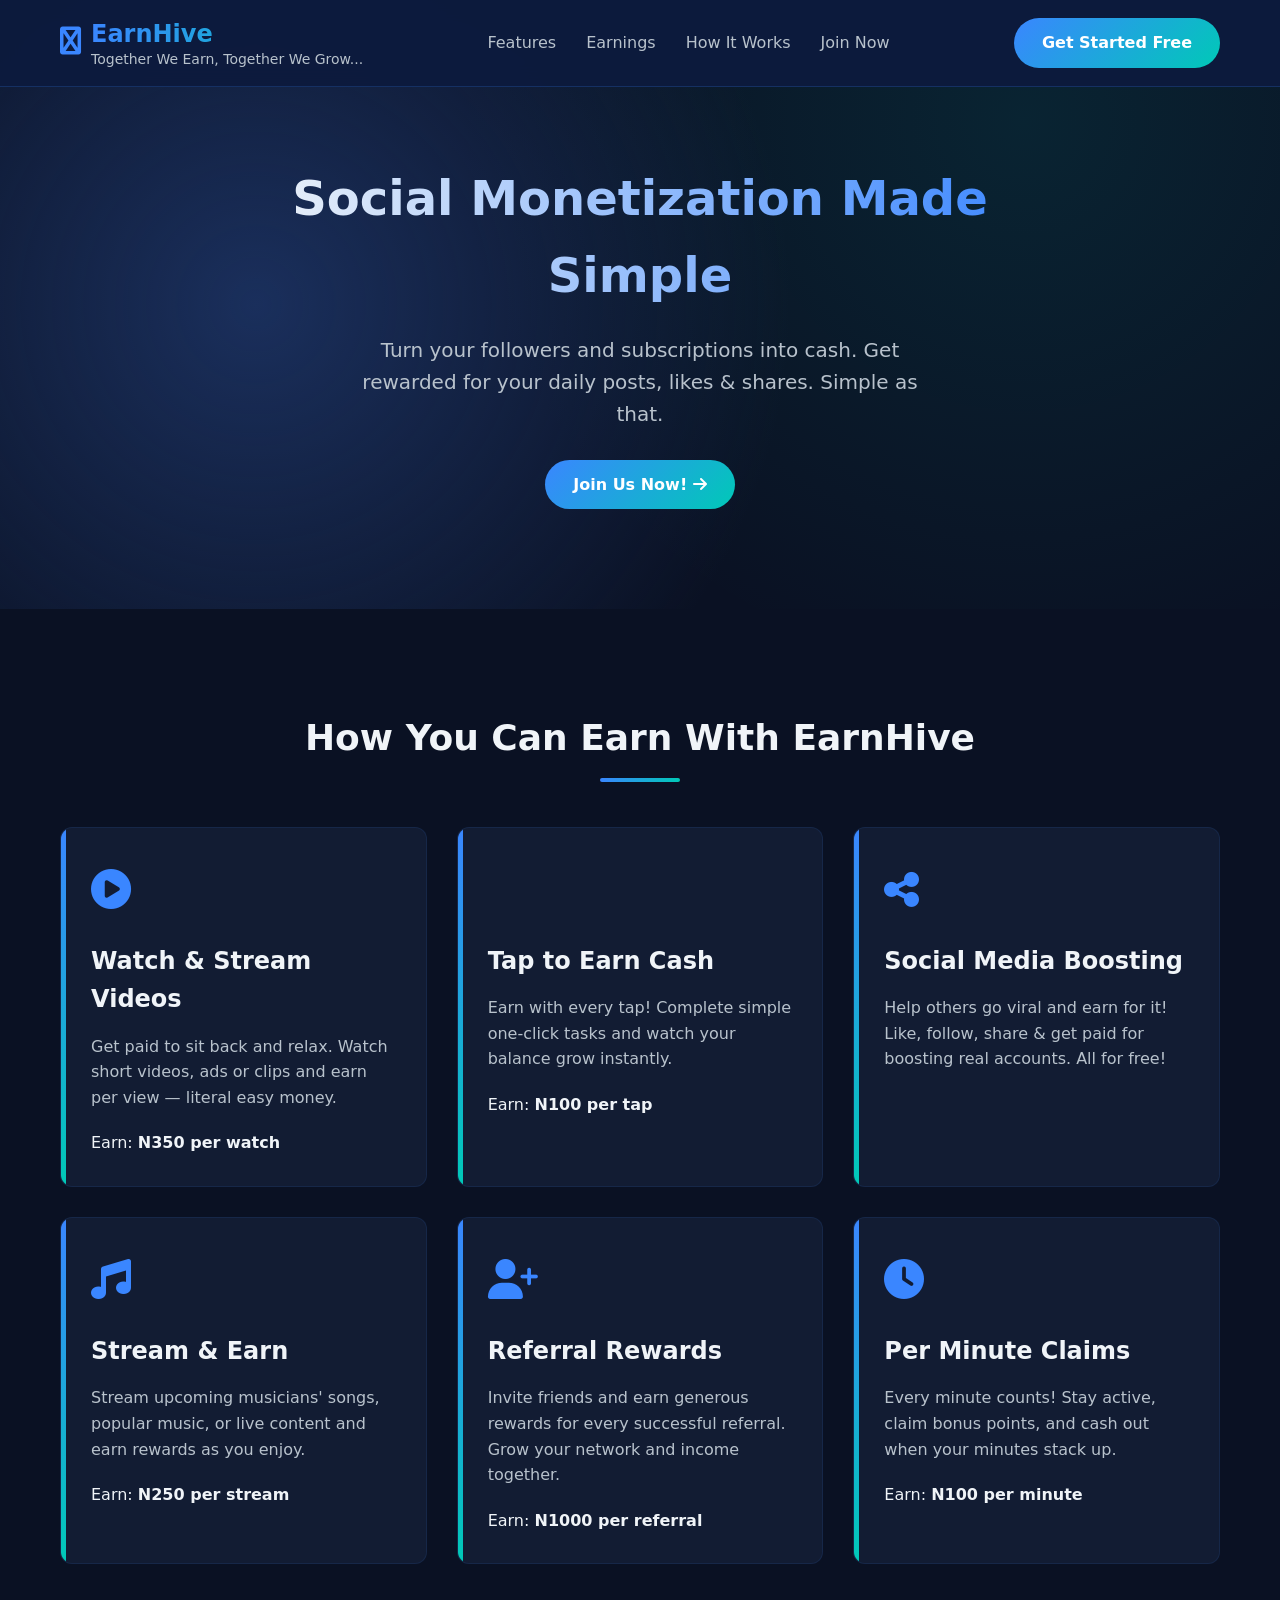
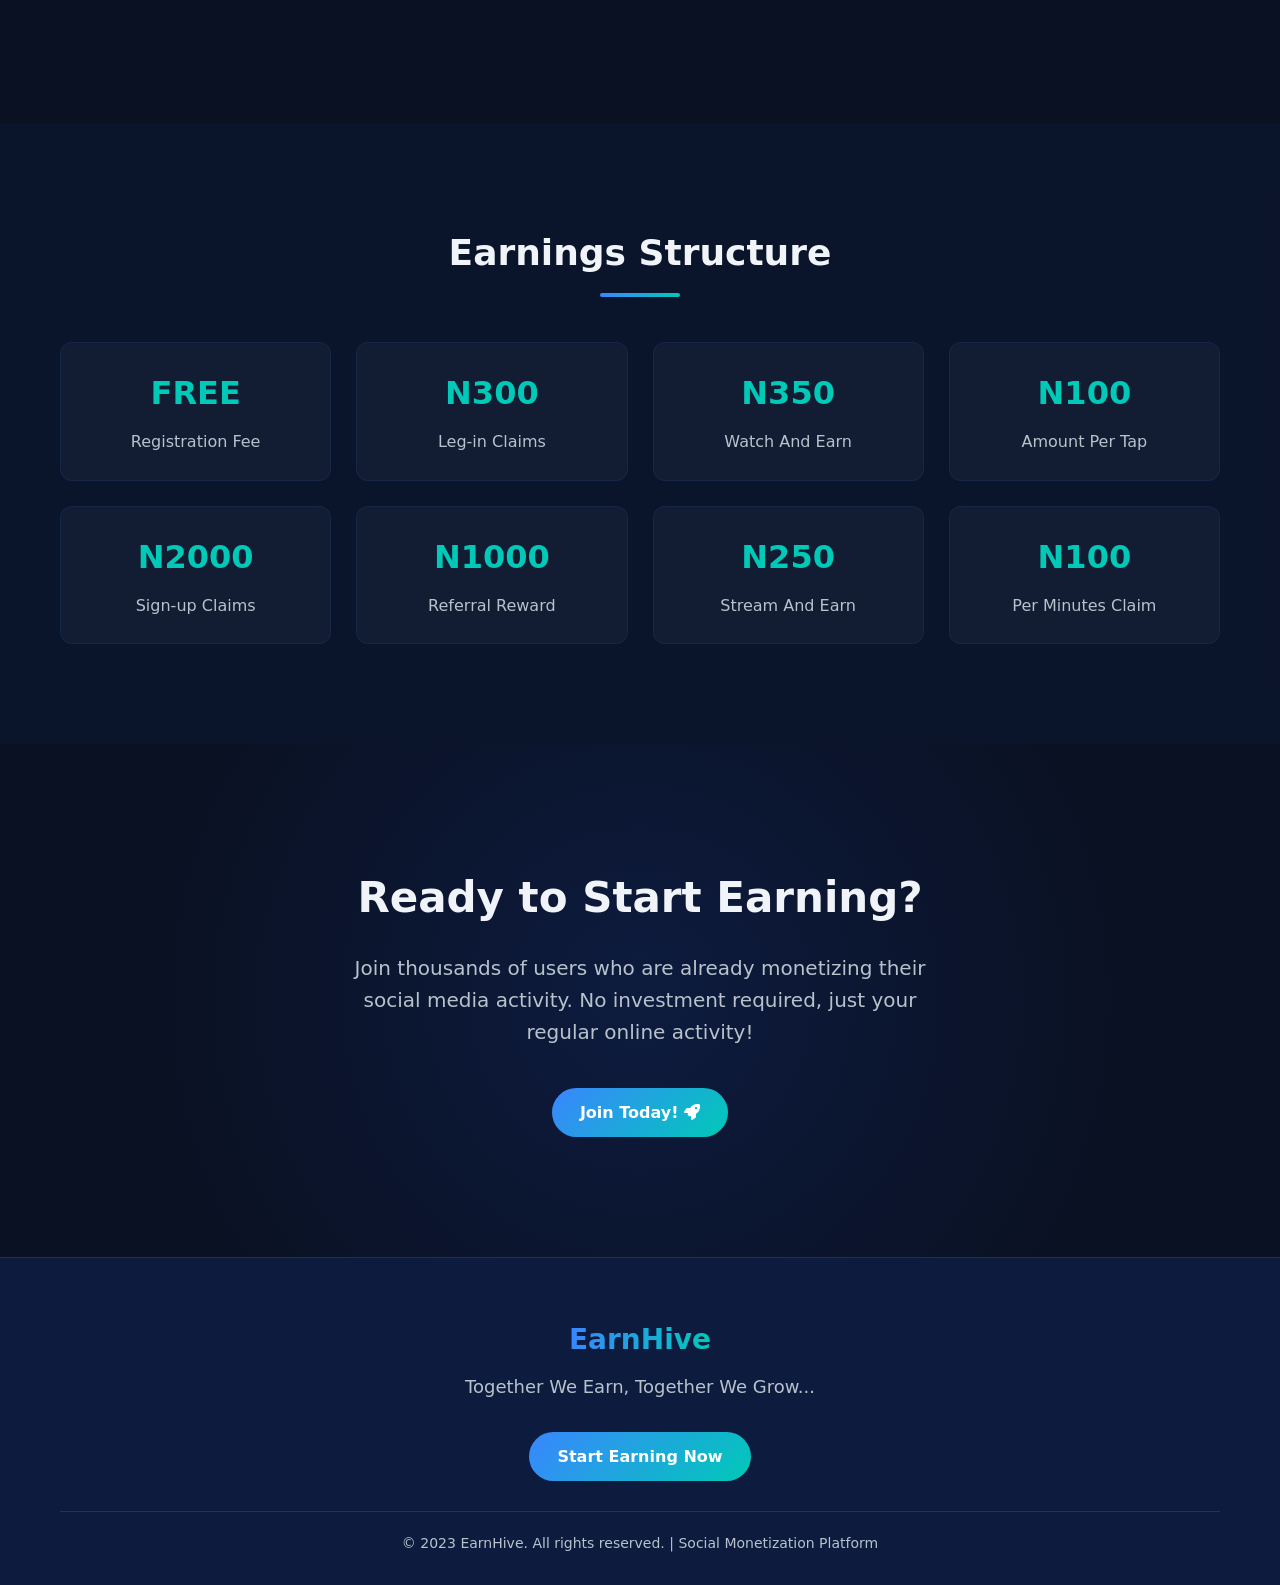
<file: Index.html>
<!DOCTYPE html>
<html lang="en">
<head>
    <meta charset="UTF-8">
    <meta name="viewport" content="width=device-width, initial-scale=1.0">
    <title>EarnHive - Together We Earn, Together We Grow</title>
    <link rel="stylesheet" href="https://cdnjs.cloudflare.com/ajax/libs/font-awesome/6.4.0/css/all.min.css">
    <style>
        :root {
            --primary: #0d1b3e;
            --primary-light: #1a2f5c;
            --secondary: #3a86ff;
            --accent: #00c9b7;
            --text: #f0f4f8;
            --text-light: #b8c2cc;
            --card-bg: #121c33;
            --dark-bg: #0a1123;
            --success: #4ade80;
            --border-radius: 12px;
            --transition: all 0.3s ease;
        }
        
        * {
            margin: 0;
            padding: 0;
            box-sizing: border-box;
            font-family: 'Segoe UI', system-ui, sans-serif;
        }
        
        body {
            background-color: var(--dark-bg);
            color: var(--text);
            line-height: 1.6;
            overflow-x: hidden;
        }
        
        .container {
            max-width: 1200px;
            margin: 0 auto;
            padding: 0 20px;
        }
        
        /* Header Styles */
        header {
            background-color: rgba(13, 27, 62, 0.95);
            backdrop-filter: blur(10px);
            position: fixed;
            width: 100%;
            top: 0;
            z-index: 1000;
            padding: 15px 0;
            border-bottom: 1px solid rgba(58, 134, 255, 0.2);
        }
        
        .header-content {
            display: flex;
            justify-content: space-between;
            align-items: center;
        }
        
        .logo {
            display: flex;
            align-items: center;
            gap: 10px;
        }
        
        .logo-icon {
            color: var(--secondary);
            font-size: 28px;
        }
        
        .logo-text {
            font-size: 24px;
            font-weight: 700;
            background: linear-gradient(to right, var(--secondary), var(--accent));
            -webkit-background-clip: text;
            -webkit-text-fill-color: transparent;
        }
        
        .tagline {
            font-size: 14px;
            color: var(--text-light);
            margin-top: -5px;
        }
        
        .nav-links {
            display: flex;
            gap: 30px;
        }
        
        .nav-link {
            color: var(--text-light);
            text-decoration: none;
            font-weight: 500;
            transition: var(--transition);
        }
        
        .nav-link:hover {
            color: var(--secondary);
        }
        
        .cta-button {
            background: linear-gradient(135deg, var(--secondary), var(--accent));
            color: white;
            border: none;
            padding: 12px 28px;
            border-radius: 50px;
            font-weight: 600;
            cursor: pointer;
            transition: var(--transition);
            text-decoration: none;
            display: inline-block;
        }
        
        .cta-button:hover {
            transform: translateY(-3px);
            box-shadow: 0 10px 20px rgba(58, 134, 255, 0.3);
        }
        
        /* Hero Section */
        .hero {
            padding: 160px 0 100px;
            background: radial-gradient(circle at 20% 50%, var(--primary-light) 0%, transparent 50%),
                        radial-gradient(circle at 80% 20%, rgba(0, 201, 183, 0.1) 0%, transparent 50%);
        }
        
        .hero-content {
            display: flex;
            flex-direction: column;
            align-items: center;
            text-align: center;
            max-width: 800px;
            margin: 0 auto;
        }
        
        .hero-title {
            font-size: 48px;
            margin-bottom: 20px;
            background: linear-gradient(to right, var(--text), var(--secondary));
            -webkit-background-clip: text;
            -webkit-text-fill-color: transparent;
        }
        
        .hero-subtitle {
            font-size: 20px;
            color: var(--text-light);
            margin-bottom: 30px;
            max-width: 600px;
        }
        
        /* Features Section */
        .section-title {
            text-align: center;
            font-size: 36px;
            margin-bottom: 60px;
            position: relative;
        }
        
        .section-title::after {
            content: '';
            position: absolute;
            width: 80px;
            height: 4px;
            background: linear-gradient(to right, var(--secondary), var(--accent));
            bottom: -15px;
            left: 50%;
            transform: translateX(-50%);
            border-radius: 2px;
        }
        
        .features {
            padding: 100px 0;
        }
        
        .features-grid {
            display: grid;
            grid-template-columns: repeat(auto-fill, minmax(350px, 1fr));
            gap: 30px;
            margin-bottom: 60px;
        }
        
        .feature-card {
            background-color: var(--card-bg);
            border-radius: var(--border-radius);
            padding: 30px;
            transition: var(--transition);
            border: 1px solid rgba(58, 134, 255, 0.1);
            position: relative;
            overflow: hidden;
        }
        
        .feature-card::before {
            content: '';
            position: absolute;
            top: 0;
            left: 0;
            width: 5px;
            height: 100%;
            background: linear-gradient(to bottom, var(--secondary), var(--accent));
        }
        
        .feature-card:hover {
            transform: translateY(-10px);
            border-color: rgba(58, 134, 255, 0.3);
            box-shadow: 0 15px 30px rgba(0, 0, 0, 0.2);
        }
        
        .feature-icon {
            font-size: 40px;
            margin-bottom: 20px;
            color: var(--secondary);
        }
        
        .feature-title {
            font-size: 24px;
            margin-bottom: 15px;
            color: var(--text);
        }
        
        .feature-desc {
            color: var(--text-light);
            margin-bottom: 20px;
        }
        
        /* Earnings Structure */
        .earnings {
            padding: 100px 0;
            background-color: rgba(13, 27, 62, 0.3);
        }
        
        .earnings-grid {
            display: grid;
            grid-template-columns: repeat(auto-fill, minmax(250px, 1fr));
            gap: 25px;
        }
        
        .earning-item {
            background-color: var(--card-bg);
            border-radius: var(--border-radius);
            padding: 25px;
            text-align: center;
            border: 1px solid rgba(58, 134, 255, 0.1);
            transition: var(--transition);
        }
        
        .earning-item:hover {
            transform: translateY(-5px);
            border-color: rgba(0, 201, 183, 0.3);
        }
        
        .earning-amount {
            font-size: 32px;
            font-weight: 700;
            color: var(--accent);
            margin-bottom: 10px;
        }
        
        .earning-label {
            font-size: 16px;
            color: var(--text-light);
        }
        
        /* CTA Section */
        .cta-section {
            padding: 120px 0;
            text-align: center;
            background: radial-gradient(circle at 50% 50%, var(--primary) 0%, transparent 70%);
        }
        
        .cta-title {
            font-size: 42px;
            margin-bottom: 20px;
        }
        
        .cta-subtitle {
            font-size: 20px;
            color: var(--text-light);
            margin-bottom: 40px;
            max-width: 600px;
            margin-left: auto;
            margin-right: auto;
        }
        
        /* Footer */
        footer {
            background-color: var(--primary);
            padding: 60px 0 30px;
            border-top: 1px solid rgba(58, 134, 255, 0.2);
        }
        
        .footer-content {
            display: flex;
            flex-direction: column;
            align-items: center;
            text-align: center;
        }
        
        .footer-logo {
            font-size: 28px;
            font-weight: 700;
            margin-bottom: 10px;
            background: linear-gradient(to right, var(--secondary), var(--accent));
            -webkit-background-clip: text;
            -webkit-text-fill-color: transparent;
        }
        
        .footer-tagline {
            font-size: 18px;
            color: var(--text-light);
            margin-bottom: 30px;
        }
        
        .copyright {
            color: var(--text-light);
            font-size: 14px;
            margin-top: 30px;
            padding-top: 20px;
            border-top: 1px solid rgba(255, 255, 255, 0.1);
            width: 100%;
        }
        
        /* Responsive Design */
        @media (max-width: 768px) {
            .header-content {
                flex-direction: column;
                gap: 15px;
            }
            
            .nav-links {
                gap: 15px;
                flex-wrap: wrap;
                justify-content: center;
            }
            
            .hero-title {
                font-size: 36px;
            }
            
            .hero-subtitle {
                font-size: 18px;
            }
            
            .features-grid {
                grid-template-columns: 1fr;
            }
            
            .section-title {
                font-size: 30px;
            }
        }
        
        /* Animation */
        @keyframes float {
            0%, 100% { transform: translateY(0); }
            50% { transform: translateY(-10px); }
        }
        
        .floating {
            animation: float 5s ease-in-out infinite;
        }
    </style>
</head>
<body>
    <!-- Header -->
    <header>
        <div class="container">
            <div class="header-content">
                <div class="logo">
                    <div class="logo-icon">
                        <i class="fas fa-hive"></i>
                    </div>
                    <div>
                        <div class="logo-text">EarnHive</div>
                        <div class="tagline">Together We Earn, Together We Grow...</div>
                    </div>
                </div>
                
                <div class="nav-links">
                    <a href="#features" class="nav-link">Features</a>
                    <a href="#earnings" class="nav-link">Earnings</a>
                    <a href="#how-it-works" class="nav-link">How It Works</a>
                    <a href="#join" class="nav-link">Join Now</a>
                </div>
                
                <a href="#join" class="cta-button">Get Started Free</a>
            </div>
        </div>
    </header>

    <!-- Hero Section -->
    <section class="hero">
        <div class="container">
            <div class="hero-content floating">
                <h1 class="hero-title">Social Monetization Made Simple</h1>
                <p class="hero-subtitle">Turn your followers and subscriptions into cash. Get rewarded for your daily posts, likes & shares. Simple as that.</p>
                <a href="#join" class="cta-button">Join Us Now! <i class="fas fa-arrow-right"></i></a>
            </div>
        </div>
    </section>

    <!-- Features Section -->
    <section class="features" id="features">
        <div class="container">
            <h2 class="section-title">How You Can Earn With EarnHive</h2>
            
            <div class="features-grid">
                <div class="feature-card">
                    <div class="feature-icon">
                        <i class="fas fa-play-circle"></i>
                    </div>
                    <h3 class="feature-title">Watch & Stream Videos</h3>
                    <p class="feature-desc">Get paid to sit back and relax. Watch short videos, ads or clips and earn per view — literal easy money.</p>
                    <div class="earning-highlight">Earn: <strong>N350 per watch</strong></div>
                </div>
                
                <div class="feature-card">
                    <div class="feature-icon">
                        <i class="fas fa-tap"></i>
                    </div>
                    <h3 class="feature-title">Tap to Earn Cash</h3>
                    <p class="feature-desc">Earn with every tap! Complete simple one-click tasks and watch your balance grow instantly.</p>
                    <div class="earning-highlight">Earn: <strong>N100 per tap</strong></div>
                </div>
                
                <div class="feature-card">
                    <div class="feature-icon">
                        <i class="fas fa-share-alt"></i>
                    </div>
                    <h3 class="feature-title">Social Media Boosting</h3>
                    <p class="feature-desc">Help others go viral and earn for it! Like, follow, share & get paid for boosting real accounts. All for free!</p>
                </div>
                
                <div class="feature-card">
                    <div class="feature-icon">
                        <i class="fas fa-music"></i>
                    </div>
                    <h3 class="feature-title">Stream & Earn</h3>
                    <p class="feature-desc">Stream upcoming musicians' songs, popular music, or live content and earn rewards as you enjoy.</p>
                    <div class="earning-highlight">Earn: <strong>N250 per stream</strong></div>
                </div>
                
                <div class="feature-card">
                    <div class="feature-icon">
                        <i class="fas fa-user-plus"></i>
                    </div>
                    <h3 class="feature-title">Referral Rewards</h3>
                    <p class="feature-desc">Invite friends and earn generous rewards for every successful referral. Grow your network and income together.</p>
                    <div class="earning-highlight">Earn: <strong>N1000 per referral</strong></div>
                </div>
                
                <div class="feature-card">
                    <div class="feature-icon">
                        <i class="fas fa-clock"></i>
                    </div>
                    <h3 class="feature-title">Per Minute Claims</h3>
                    <p class="feature-desc">Every minute counts! Stay active, claim bonus points, and cash out when your minutes stack up.</p>
                    <div class="earning-highlight">Earn: <strong>N100 per minute</strong></div>
                </div>
            </div>
        </div>
    </section>

    <!-- Earnings Structure -->
    <section class="earnings" id="earnings">
        <div class="container">
            <h2 class="section-title">Earnings Structure</h2>
            <div class="earnings-grid">
                <div class="earning-item">
                    <div class="earning-amount">FREE</div>
                    <div class="earning-label">Registration Fee</div>
                </div>
                
                <div class="earning-item">
                    <div class="earning-amount">N300</div>
                    <div class="earning-label">Leg-in Claims</div>
                </div>
                
                <div class="earning-item">
                    <div class="earning-amount">N350</div>
                    <div class="earning-label">Watch And Earn</div>
                </div>
                
                <div class="earning-item">
                    <div class="earning-amount">N100</div>
                    <div class="earning-label">Amount Per Tap</div>
                </div>
                
                <div class="earning-item">
                    <div class="earning-amount">N2000</div>
                    <div class="earning-label">Sign-up Claims</div>
                </div>
                
                <div class="earning-item">
                    <div class="earning-amount">N1000</div>
                    <div class="earning-label">Referral Reward</div>
                </div>
                
                <div class="earning-item">
                    <div class="earning-amount">N250</div>
                    <div class="earning-label">Stream And Earn</div>
                </div>
                
                <div class="earning-item">
                    <div class="earning-amount">N100</div>
                    <div class="earning-label">Per Minutes Claim</div>
                </div>
            </div>
        </div>
    </section>

    <!-- CTA Section -->
    <section class="cta-section" id="join">
        <div class="container">
            <h2 class="cta-title">Ready to Start Earning?</h2>
            <p class="cta-subtitle">Join thousands of users who are already monetizing their social media activity. No investment required, just your regular online activity!</p>
            <a href="#" class="cta-button">Join Today! <i class="fas fa-rocket"></i></a>
        </div>
    </section>

    <!-- Footer -->
    <footer>
        <div class="container">
            <div class="footer-content">
                <div class="footer-logo">EarnHive</div>
                <div class="footer-tagline">Together We Earn, Together We Grow...</div>
                <a href="#" class="cta-button">Start Earning Now</a>
                <div class="copyright">
                    &copy; 2023 EarnHive. All rights reserved. | Social Monetization Platform
                </div>
            </div>
        </div>
    </footer>

    <script>
        // Smooth scrolling for anchor links
        document.querySelectorAll('a[href^="#"]').forEach(anchor => {
            anchor.addEventListener('click', function (e) {
                e.preventDefault();
                
                const targetId = this.getAttribute('href');
                if(targetId === '#') return;
                
                const targetElement = document.querySelector(targetId);
                if(targetElement) {
                    window.scrollTo({
                        top: targetElement.offsetTop - 80,
                        behavior: 'smooth'
                    });
                }
            });
        });
        
        // Header scroll effect
        window.addEventListener('scroll', function() {
            const header = document.querySelector('header');
            if (window.scrollY > 100) {
                header.style.backgroundColor = 'rgba(13, 27, 62, 0.98)';
                header.style.boxShadow = '0 5px 20px rgba(0, 0, 0, 0.1)';
            } else {
                header.style.backgroundColor = 'rgba(13, 27, 62, 0.95)';
                header.style.boxShadow = 'none';
            }
        });
        
        // Add hover effects to earning items
        document.querySelectorAll('.earning-item').forEach(item => {
            item.addEventListener('mouseenter', function() {
                const amount = this.querySelector('.earning-amount');
                amount.style.transform = 'scale(1.1)';
                amount.style.transition = 'transform 0.3s ease';
            });
            
            item.addEventListener('mouseleave', function() {
                const amount = this.querySelector('.earning-amount');
                amount.style.transform = 'scale(1)';
            });
        });
    </script>
</body>
</html>
</file>
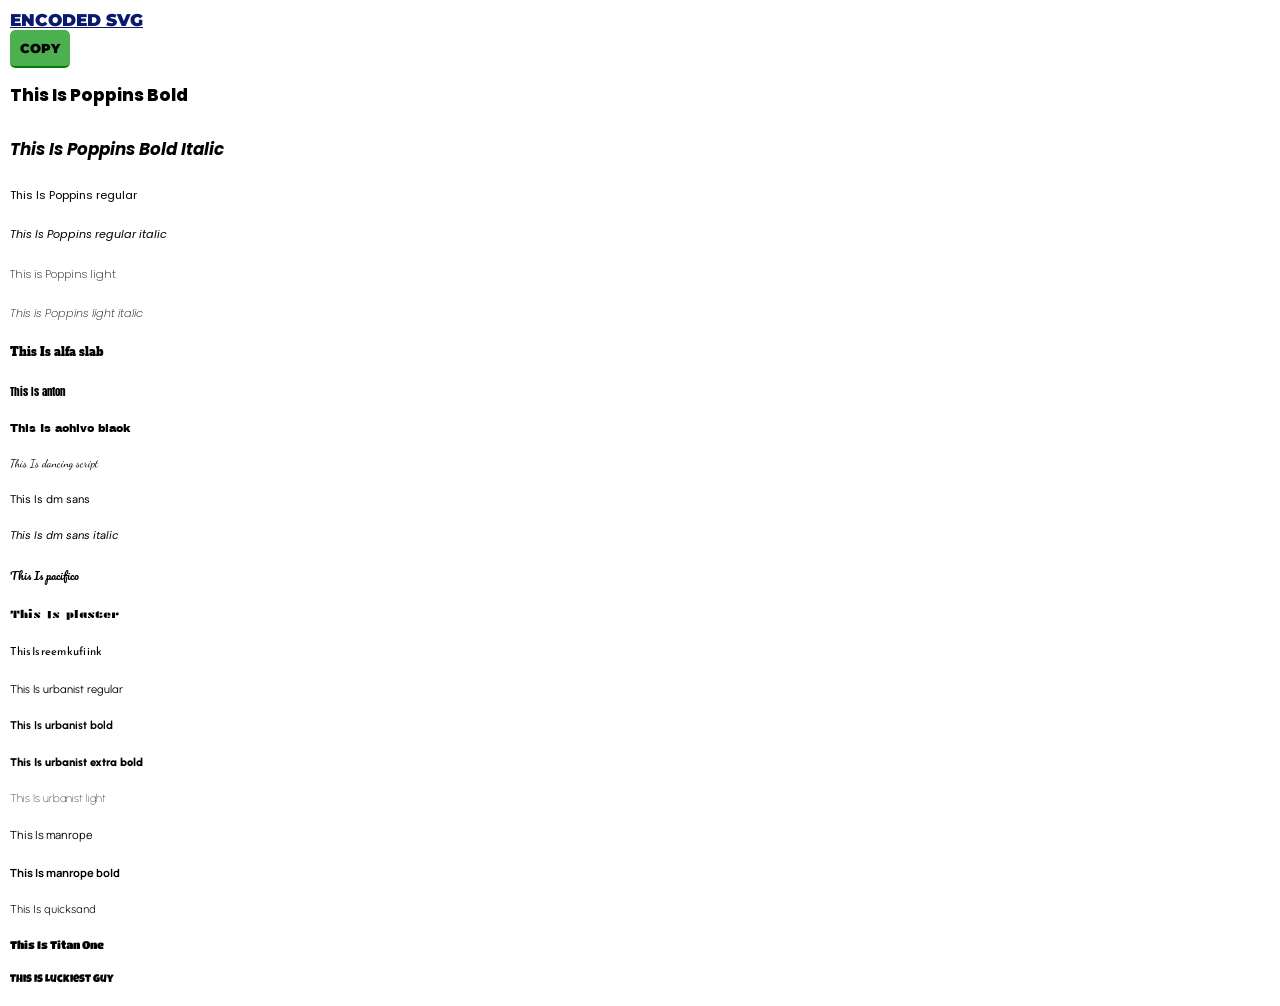
<file: public/vitecss/index.html>
<!DOCTYPE html>
<html lang="en">
<head>
    <meta charset="UTF-8">
    <meta name="viewport" content="width=device-width, initial-scale=1.0">
    
    <title>Document</title>
<link rel="stylesheet" href="css/app.css?v=100.0" class="css">
<link rel="stylesheet" href="fonts/fonts.css?v=100.0" class="font">
<style>
body{
	color:black;
	background:white;
}
</style>
</head>
<body class="p-10 ">
  <div class="column overflow-hidden">
    <strong class="desc u c-primary">ENCODED SVG</strong>
    <span class="encoded-svg"></span>
    <button class="btn-green-3d copy-encoded-svg">COPY</button>
  </div>
    <h2 style="font-family: poppins;">This Is Poppins Bold</h2>
     <h2 style="font-family: poppins;font-style:italic;">This Is Poppins Bold Italic</h2>
     <p style="font-family: poppins;">This Is Poppins regular</p>
     <p style="font-family: poppins;font-style:italic;">This Is Poppins regular italic</p>
     <p class="text-light" style="font-family:poppins">This is Poppins light</p>
     <p class="text-light" style="font-family:poppins;font-style:italic">This is Poppins light italic</p>
      <p style="font-family:alfa slab;">This Is alfa slab</p>
      <p style="font-family:anton">This Is anton</p>
      <p style="font-family:achivo black;">This Is achivo black</p>
      <p style="font-family:dancing script;">This Is dancing script</p>
      <p style="font-family:dm sans;">This Is dm sans</p>
        <p style="font-family:dm sans;font-style: italic;">This Is dm sans italic</p>
          <p style="font-family:pacifico;">This Is pacifico</p>
          <p style="font-family:plaster;">This Is plaster</p>
          <p style="font-family:reem kufi ink;">This Is reem kufi ink</p>
		    <p style="font-family:urbanist;">This Is urbanist regular</p>
			 <p style="font-family:urbanist;font-weight:700">This Is urbanist bold</p>
			  <p style="font-family:urbanist;font-weight:900">This Is urbanist extra bold</p>
			   <p style="font-family:urbanist;font-weight:100">This Is urbanist light</p>
			    <p style="font-family:manrope;">This Is manrope</p>
				 <p style="font-family:manrope;font-weight:700;">This Is manrope bold</p>
				  <p style="font-family:quicksand;">This Is quicksand</p>
            <p style="font-family:titan one;">This Is Titan One</p>
              <p style="font-family:luckiest guy;">This Is Luckiest guy</p>
          <script src="js/app.js?v=100.1"></script>
        
</body>
</html>
</file>
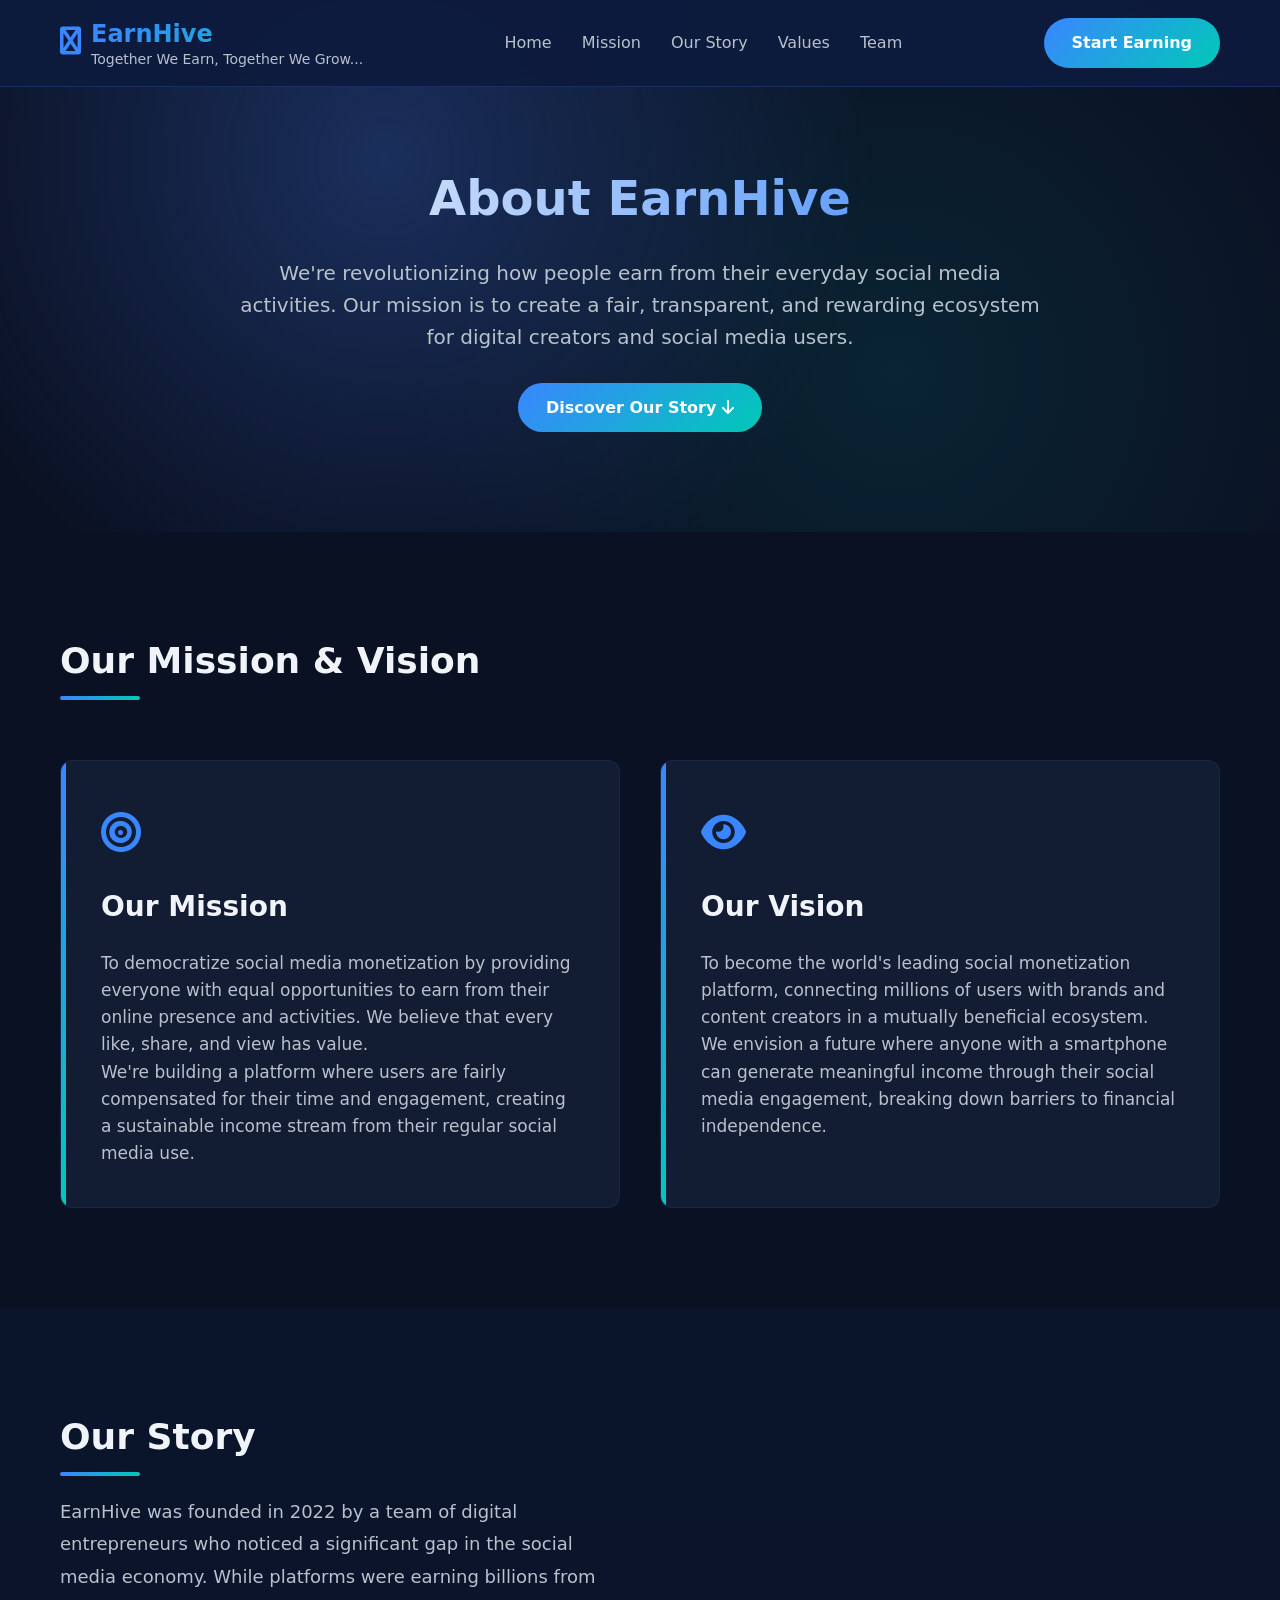
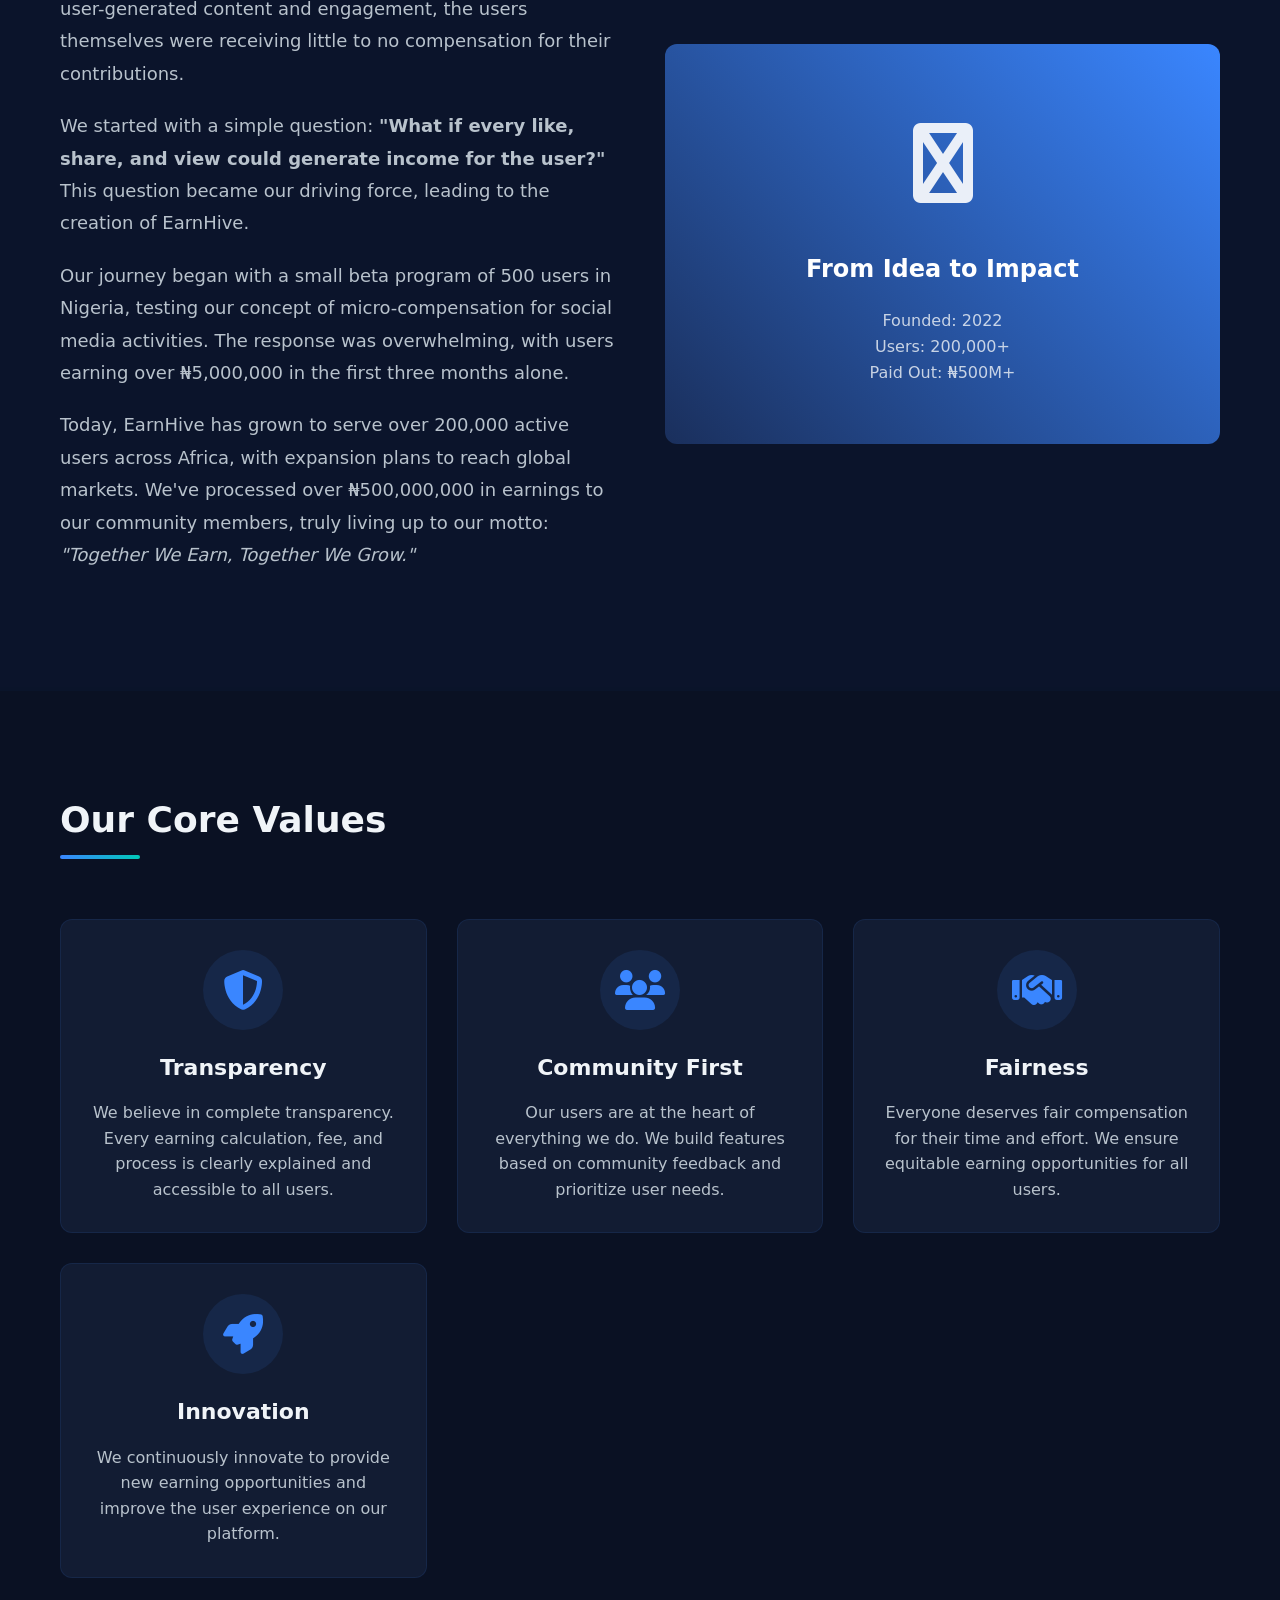
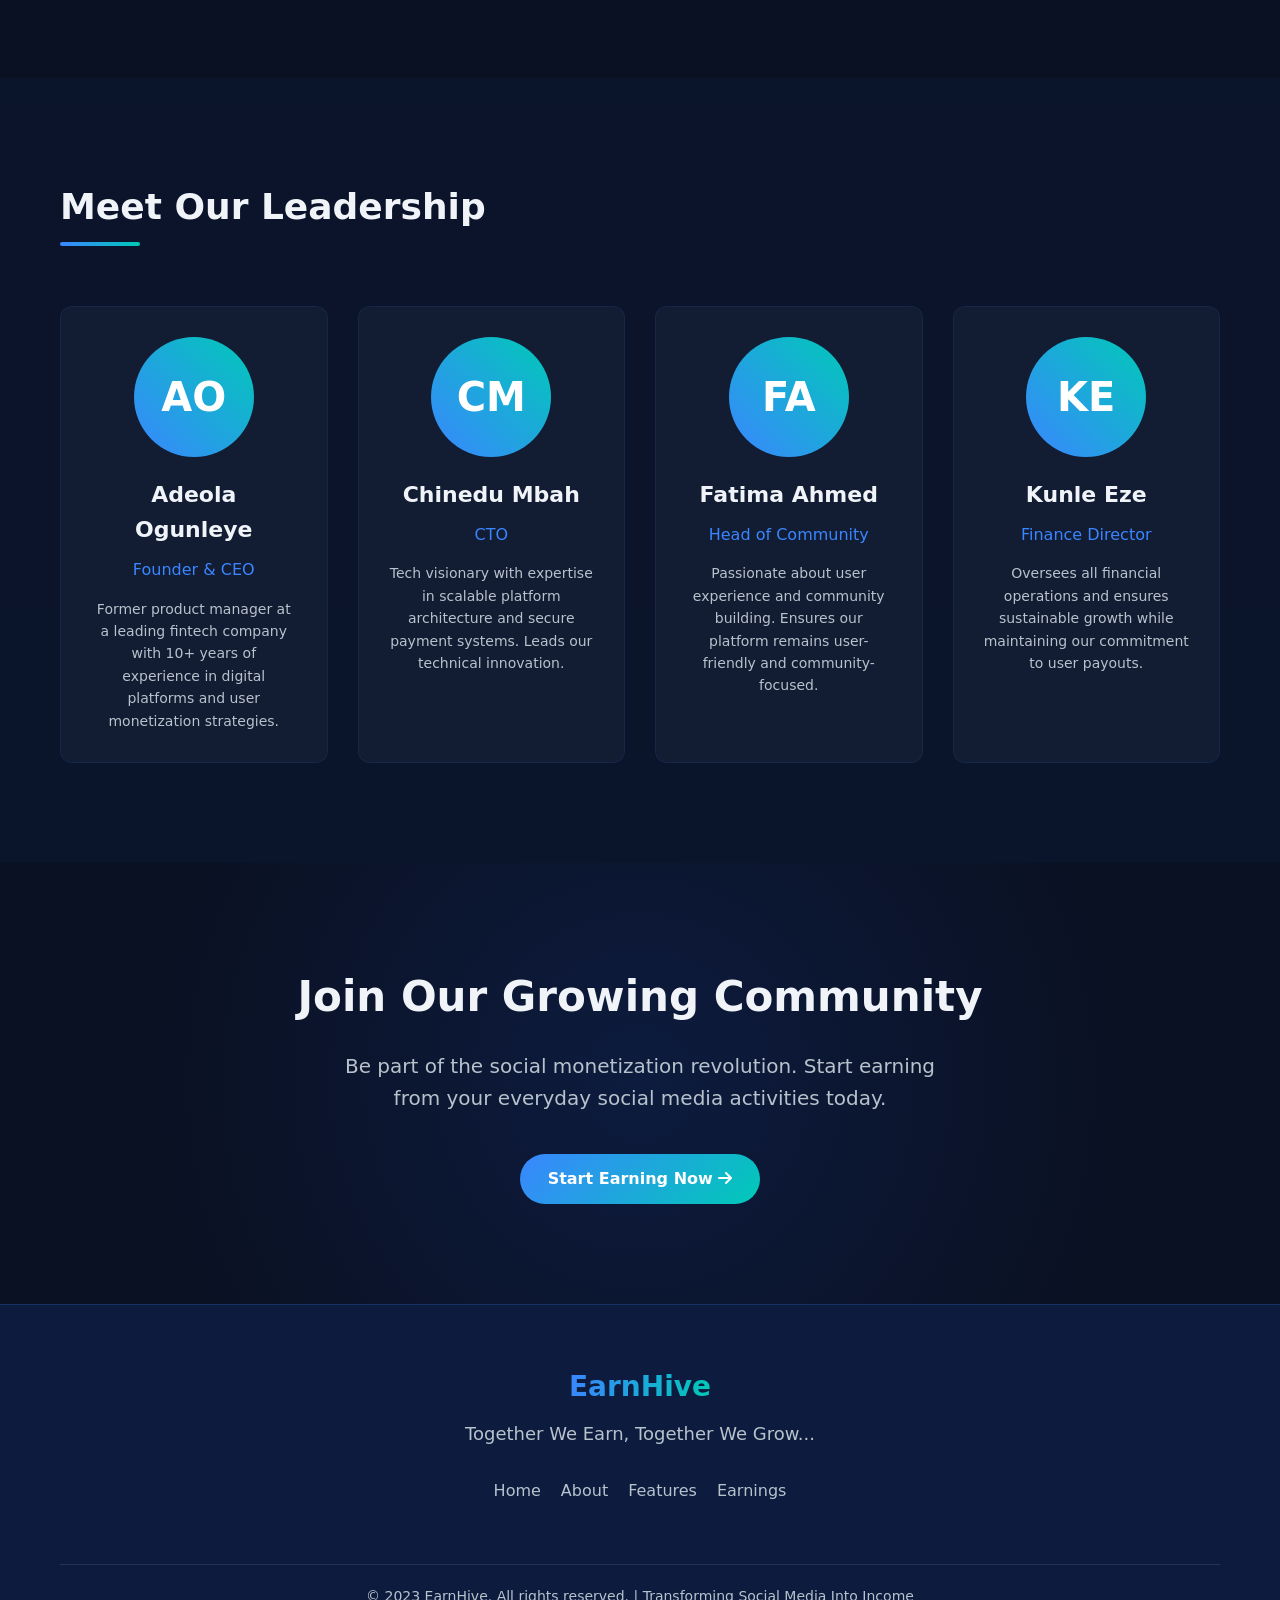
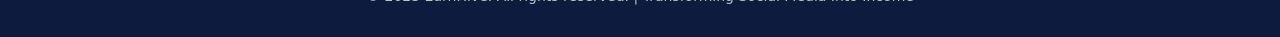
<file: About.html>
<!DOCTYPE html>
<html lang="en">
<head>
    <meta charset="UTF-8">
    <meta name="viewport" content="width=device-width, initial-scale=1.0">
    <title>About EarnHive - Together We Earn, Together We Grow</title>
    <link rel="stylesheet" href="https://cdnjs.cloudflare.com/ajax/libs/font-awesome/6.4.0/css/all.min.css">
    <style>
        :root {
            --primary: #0d1b3e;
            --primary-light: #1a2f5c;
            --secondary: #3a86ff;
            --accent: #00c9b7;
            --text: #f0f4f8;
            --text-light: #b8c2cc;
            --card-bg: #121c33;
            --dark-bg: #0a1123;
            --success: #4ade80;
            --border-radius: 12px;
            --transition: all 0.3s ease;
        }
        
        * {
            margin: 0;
            padding: 0;
            box-sizing: border-box;
            font-family: 'Segoe UI', system-ui, sans-serif;
        }
        
        body {
            background-color: var(--dark-bg);
            color: var(--text);
            line-height: 1.6;
            overflow-x: hidden;
        }
        
        .container {
            max-width: 1200px;
            margin: 0 auto;
            padding: 0 20px;
        }
        
        /* Header Styles */
        header {
            background-color: rgba(13, 27, 62, 0.95);
            backdrop-filter: blur(10px);
            position: fixed;
            width: 100%;
            top: 0;
            z-index: 1000;
            padding: 15px 0;
            border-bottom: 1px solid rgba(58, 134, 255, 0.2);
        }
        
        .header-content {
            display: flex;
            justify-content: space-between;
            align-items: center;
        }
        
        .logo {
            display: flex;
            align-items: center;
            gap: 10px;
        }
        
        .logo-icon {
            color: var(--secondary);
            font-size: 28px;
        }
        
        .logo-text {
            font-size: 24px;
            font-weight: 700;
            background: linear-gradient(to right, var(--secondary), var(--accent));
            -webkit-background-clip: text;
            -webkit-text-fill-color: transparent;
        }
        
        .tagline {
            font-size: 14px;
            color: var(--text-light);
            margin-top: -5px;
        }
        
        .nav-links {
            display: flex;
            gap: 30px;
        }
        
        .nav-link {
            color: var(--text-light);
            text-decoration: none;
            font-weight: 500;
            transition: var(--transition);
        }
        
        .nav-link:hover {
            color: var(--secondary);
        }
        
        .cta-button {
            background: linear-gradient(135deg, var(--secondary), var(--accent));
            color: white;
            border: none;
            padding: 12px 28px;
            border-radius: 50px;
            font-weight: 600;
            cursor: pointer;
            transition: var(--transition);
            text-decoration: none;
            display: inline-block;
        }
        
        .cta-button:hover {
            transform: translateY(-3px);
            box-shadow: 0 10px 20px rgba(58, 134, 255, 0.3);
        }
        
        /* Hero Section */
        .about-hero {
            padding: 160px 0 100px;
            background: radial-gradient(circle at 30% 30%, var(--primary-light) 0%, transparent 50%),
                        radial-gradient(circle at 70% 70%, rgba(0, 201, 183, 0.1) 0%, transparent 50%);
            text-align: center;
        }
        
        .about-hero-content {
            max-width: 800px;
            margin: 0 auto;
        }
        
        .hero-title {
            font-size: 48px;
            margin-bottom: 20px;
            background: linear-gradient(to right, var(--text), var(--secondary));
            -webkit-background-clip: text;
            -webkit-text-fill-color: transparent;
        }
        
        .hero-subtitle {
            font-size: 20px;
            color: var(--text-light);
            margin-bottom: 30px;
        }
        
        /* Mission Section */
        .section-title {
            font-size: 36px;
            margin-bottom: 30px;
            position: relative;
            display: inline-block;
        }
        
        .section-title::after {
            content: '';
            position: absolute;
            width: 80px;
            height: 4px;
            background: linear-gradient(to right, var(--secondary), var(--accent));
            bottom: -10px;
            left: 0;
            border-radius: 2px;
        }
        
        .mission-vision {
            padding: 100px 0;
        }
        
        .mission-vision-grid {
            display: grid;
            grid-template-columns: repeat(auto-fit, minmax(300px, 1fr));
            gap: 40px;
            margin-top: 40px;
        }
        
        .mission-card, .vision-card {
            background-color: var(--card-bg);
            border-radius: var(--border-radius);
            padding: 40px;
            transition: var(--transition);
            border: 1px solid rgba(58, 134, 255, 0.1);
            position: relative;
            overflow: hidden;
        }
        
        .mission-card::before, .vision-card::before {
            content: '';
            position: absolute;
            top: 0;
            left: 0;
            width: 5px;
            height: 100%;
            background: linear-gradient(to bottom, var(--secondary), var(--accent));
        }
        
        .mission-card:hover, .vision-card:hover {
            transform: translateY(-10px);
            border-color: rgba(58, 134, 255, 0.3);
            box-shadow: 0 15px 30px rgba(0, 0, 0, 0.2);
        }
        
        .card-icon {
            font-size: 40px;
            margin-bottom: 20px;
            color: var(--secondary);
        }
        
        .card-title {
            font-size: 28px;
            margin-bottom: 20px;
            color: var(--text);
        }
        
        .card-content {
            color: var(--text-light);
            font-size: 17px;
        }
        
        /* Our Story Section */
        .our-story {
            padding: 100px 0;
            background-color: rgba(13, 27, 62, 0.3);
        }
        
        .story-content {
            display: grid;
            grid-template-columns: repeat(auto-fit, minmax(300px, 1fr));
            gap: 50px;
            align-items: center;
        }
        
        .story-text {
            font-size: 18px;
            color: var(--text-light);
            line-height: 1.8;
        }
        
        .story-text p {
            margin-bottom: 20px;
        }
        
        .story-image {
            position: relative;
            border-radius: var(--border-radius);
            overflow: hidden;
            height: 400px;
            background: linear-gradient(45deg, var(--primary-light), var(--secondary));
            display: flex;
            align-items: center;
            justify-content: center;
        }
        
        .story-image-content {
            text-align: center;
            padding: 30px;
        }
        
        .story-image-icon {
            font-size: 80px;
            color: white;
            margin-bottom: 20px;
            opacity: 0.9;
        }
        
        .story-image-text {
            font-size: 24px;
            font-weight: 600;
            color: white;
        }
        
        /* Values Section */
        .our-values {
            padding: 100px 0;
        }
        
        .values-grid {
            display: grid;
            grid-template-columns: repeat(auto-fill, minmax(280px, 1fr));
            gap: 30px;
            margin-top: 40px;
        }
        
        .value-card {
            background-color: var(--card-bg);
            border-radius: var(--border-radius);
            padding: 30px;
            text-align: center;
            transition: var(--transition);
            border: 1px solid rgba(58, 134, 255, 0.1);
        }
        
        .value-card:hover {
            transform: translateY(-10px);
            border-color: var(--accent);
        }
        
        .value-icon {
            font-size: 40px;
            margin-bottom: 20px;
            color: var(--secondary);
            height: 80px;
            width: 80px;
            background: rgba(58, 134, 255, 0.1);
            border-radius: 50%;
            display: flex;
            align-items: center;
            justify-content: center;
            margin: 0 auto 20px;
        }
        
        .value-title {
            font-size: 22px;
            margin-bottom: 15px;
            color: var(--text);
        }
        
        .value-desc {
            color: var(--text-light);
        }
        
        /* Team Section */
        .our-team {
            padding: 100px 0;
            background-color: rgba(13, 27, 62, 0.3);
        }
        
        .team-grid {
            display: grid;
            grid-template-columns: repeat(auto-fill, minmax(250px, 1fr));
            gap: 30px;
            margin-top: 40px;
        }
        
        .team-card {
            background-color: var(--card-bg);
            border-radius: var(--border-radius);
            padding: 30px;
            text-align: center;
            transition: var(--transition);
            border: 1px solid rgba(58, 134, 255, 0.1);
        }
        
        .team-card:hover {
            transform: translateY(-10px);
            border-color: var(--secondary);
        }
        
        .team-avatar {
            width: 120px;
            height: 120px;
            border-radius: 50%;
            background: linear-gradient(45deg, var(--secondary), var(--accent));
            margin: 0 auto 20px;
            display: flex;
            align-items: center;
            justify-content: center;
            font-size: 40px;
            color: white;
            font-weight: 600;
        }
        
        .team-name {
            font-size: 22px;
            margin-bottom: 10px;
            color: var(--text);
        }
        
        .team-role {
            color: var(--secondary);
            font-weight: 500;
            margin-bottom: 15px;
        }
        
        .team-desc {
            color: var(--text-light);
            font-size: 14px;
        }
        
        /* CTA Section */
        .cta-section {
            padding: 100px 0;
            text-align: center;
            background: radial-gradient(circle at 50% 50%, var(--primary) 0%, transparent 70%);
        }
        
        .cta-title {
            font-size: 42px;
            margin-bottom: 20px;
        }
        
        .cta-subtitle {
            font-size: 20px;
            color: var(--text-light);
            margin-bottom: 40px;
            max-width: 600px;
            margin-left: auto;
            margin-right: auto;
        }
        
        /* Footer */
        footer {
            background-color: var(--primary);
            padding: 60px 0 30px;
            border-top: 1px solid rgba(58, 134, 255, 0.2);
        }
        
        .footer-content {
            display: flex;
            flex-direction: column;
            align-items: center;
            text-align: center;
        }
        
        .footer-logo {
            font-size: 28px;
            font-weight: 700;
            margin-bottom: 10px;
            background: linear-gradient(to right, var(--secondary), var(--accent));
            -webkit-background-clip: text;
            -webkit-text-fill-color: transparent;
        }
        
        .footer-tagline {
            font-size: 18px;
            color: var(--text-light);
            margin-bottom: 30px;
        }
        
        .copyright {
            color: var(--text-light);
            font-size: 14px;
            margin-top: 30px;
            padding-top: 20px;
            border-top: 1px solid rgba(255, 255, 255, 0.1);
            width: 100%;
        }
        
        /* Responsive Design */
        @media (max-width: 768px) {
            .header-content {
                flex-direction: column;
                gap: 15px;
            }
            
            .nav-links {
                gap: 15px;
                flex-wrap: wrap;
                justify-content: center;
            }
            
            .hero-title {
                font-size: 36px;
            }
            
            .hero-subtitle {
                font-size: 18px;
            }
            
            .section-title {
                font-size: 30px;
            }
            
            .mission-card, .vision-card {
                padding: 30px;
            }
            
            .story-content {
                grid-template-columns: 1fr;
            }
            
            .story-image {
                height: 300px;
                order: -1;
            }
        }
        
        /* Animation */
        @keyframes fadeIn {
            from { opacity: 0; transform: translateY(20px); }
            to { opacity: 1; transform: translateY(0); }
        }
        
        .fade-in {
            animation: fadeIn 0.8s ease-out forwards;
        }
    </style>
</head>
<body>
    <!-- Header -->
    <header>
        <div class="container">
            <div class="header-content">
                <div class="logo">
                    <div class="logo-icon">
                        <i class="fas fa-hive"></i>
                    </div>
                    <div>
                        <div class="logo-text">EarnHive</div>
                        <div class="tagline">Together We Earn, Together We Grow...</div>
                    </div>
                </div>
                
                <div class="nav-links">
                    <a href="index.html" class="nav-link">Home</a>
                    <a href="#mission" class="nav-link">Mission</a>
                    <a href="#story" class="nav-link">Our Story</a>
                    <a href="#values" class="nav-link">Values</a>
                    <a href="#team" class="nav-link">Team</a>
                </div>
                
                <a href="index.html#join" class="cta-button">Start Earning</a>
            </div>
        </div>
    </header>

    <!-- Hero Section -->
    <section class="about-hero">
        <div class="container">
            <div class="about-hero-content fade-in">
                <h1 class="hero-title">About EarnHive</h1>
                <p class="hero-subtitle">We're revolutionizing how people earn from their everyday social media activities. Our mission is to create a fair, transparent, and rewarding ecosystem for digital creators and social media users.</p>
                <a href="#story" class="cta-button">Discover Our Story <i class="fas fa-arrow-down"></i></a>
            </div>
        </div>
    </section>

    <!-- Mission & Vision Section -->
    <section class="mission-vision" id="mission">
        <div class="container">
            <h2 class="section-title">Our Mission & Vision</h2>
            
            <div class="mission-vision-grid">
                <div class="mission-card fade-in">
                    <div class="card-icon">
                        <i class="fas fa-bullseye"></i>
                    </div>
                    <h3 class="card-title">Our Mission</h3>
                    <div class="card-content">
                        <p>To democratize social media monetization by providing everyone with equal opportunities to earn from their online presence and activities. We believe that every like, share, and view has value.</p>
                        <p>We're building a platform where users are fairly compensated for their time and engagement, creating a sustainable income stream from their regular social media use.</p>
                    </div>
                </div>
                
                <div class="vision-card fade-in">
                    <div class="card-icon">
                        <i class="fas fa-eye"></i>
                    </div>
                    <h3 class="card-title">Our Vision</h3>
                    <div class="card-content">
                        <p>To become the world's leading social monetization platform, connecting millions of users with brands and content creators in a mutually beneficial ecosystem.</p>
                        <p>We envision a future where anyone with a smartphone can generate meaningful income through their social media engagement, breaking down barriers to financial independence.</p>
                    </div>
                </div>
            </div>
        </div>
    </section>

    <!-- Our Story Section -->
    <section class="our-story" id="story">
        <div class="container">
            <h2 class="section-title">Our Story</h2>
            
            <div class="story-content">
                <div class="story-text fade-in">
                    <p>EarnHive was founded in 2022 by a team of digital entrepreneurs who noticed a significant gap in the social media economy. While platforms were earning billions from user-generated content and engagement, the users themselves were receiving little to no compensation for their contributions.</p>
                    
                    <p>We started with a simple question: <strong>"What if every like, share, and view could generate income for the user?"</strong> This question became our driving force, leading to the creation of EarnHive.</p>
                    
                    <p>Our journey began with a small beta program of 500 users in Nigeria, testing our concept of micro-compensation for social media activities. The response was overwhelming, with users earning over ₦5,000,000 in the first three months alone.</p>
                    
                    <p>Today, EarnHive has grown to serve over 200,000 active users across Africa, with expansion plans to reach global markets. We've processed over ₦500,000,000 in earnings to our community members, truly living up to our motto: <em>"Together We Earn, Together We Grow."</em></p>
                </div>
                
                <div class="story-image fade-in">
                    <div class="story-image-content">
                        <div class="story-image-icon">
                            <i class="fas fa-hive"></i>
                        </div>
                        <div class="story-image-text">From Idea to Impact</div>
                        <div style="margin-top: 20px; font-size: 16px; opacity: 0.8;">
                            <div>Founded: 2022</div>
                            <div>Users: 200,000+</div>
                            <div>Paid Out: ₦500M+</div>
                        </div>
                    </div>
                </div>
            </div>
        </div>
    </section>

    <!-- Our Values Section -->
    <section class="our-values" id="values">
        <div class="container">
            <h2 class="section-title">Our Core Values</h2>
            
            <div class="values-grid">
                <div class="value-card fade-in">
                    <div class="value-icon">
                        <i class="fas fa-shield-alt"></i>
                    </div>
                    <h3 class="value-title">Transparency</h3>
                    <div class="value-desc">
                        We believe in complete transparency. Every earning calculation, fee, and process is clearly explained and accessible to all users.
                    </div>
                </div>
                
                <div class="value-card fade-in">
                    <div class="value-icon">
                        <i class="fas fa-users"></i>
                    </div>
                    <h3 class="value-title">Community First</h3>
                    <div class="value-desc">
                        Our users are at the heart of everything we do. We build features based on community feedback and prioritize user needs.
                    </div>
                </div>
                
                <div class="value-card fade-in">
                    <div class="value-icon">
                        <i class="fas fa-handshake"></i>
                    </div>
                    <h3 class="value-title">Fairness</h3>
                    <div class="value-desc">
                        Everyone deserves fair compensation for their time and effort. We ensure equitable earning opportunities for all users.
                    </div>
                </div>
                
                <div class="value-card fade-in">
                    <div class="value-icon">
                        <i class="fas fa-rocket"></i>
                    </div>
                    <h3 class="value-title">Innovation</h3>
                    <div class="value-desc">
                        We continuously innovate to provide new earning opportunities and improve the user experience on our platform.
                    </div>
                </div>
            </div>
        </div>
    </section>

    <!-- Team Section -->
    <section class="our-team" id="team">
        <div class="container">
            <h2 class="section-title">Meet Our Leadership</h2>
            
            <div class="team-grid">
                <div class="team-card fade-in">
                    <div class="team-avatar">AO</div>
                    <h3 class="team-name">Adeola Ogunleye</h3>
                    <div class="team-role">Founder & CEO</div>
                    <div class="team-desc">
                        Former product manager at a leading fintech company with 10+ years of experience in digital platforms and user monetization strategies.
                    </div>
                </div>
                
                <div class="team-card fade-in">
                    <div class="team-avatar">CM</div>
                    <h3 class="team-name">Chinedu Mbah</h3>
                    <div class="team-role">CTO</div>
                    <div class="team-desc">
                        Tech visionary with expertise in scalable platform architecture and secure payment systems. Leads our technical innovation.
                    </div>
                </div>
                
                <div class="team-card fade-in">
                    <div class="team-avatar">FA</div>
                    <h3 class="team-name">Fatima Ahmed</h3>
                    <div class="team-role">Head of Community</div>
                    <div class="team-desc">
                        Passionate about user experience and community building. Ensures our platform remains user-friendly and community-focused.
                    </div>
                </div>
                
                <div class="team-card fade-in">
                    <div class="team-avatar">KE</div>
                    <h3 class="team-name">Kunle Eze</h3>
                    <div class="team-role">Finance Director</div>
                    <div class="team-desc">
                        Oversees all financial operations and ensures sustainable growth while maintaining our commitment to user payouts.
                    </div>
                </div>
            </div>
        </div>
    </section>

    <!-- CTA Section -->
    <section class="cta-section">
        <div class="container">
            <h2 class="cta-title">Join Our Growing Community</h2>
            <p class="cta-subtitle">Be part of the social monetization revolution. Start earning from your everyday social media activities today.</p>
            <a href="index.html#join" class="cta-button">Start Earning Now <i class="fas fa-arrow-right"></i></a>
        </div>
    </section>

    <!-- Footer -->
    <footer>
        <div class="container">
            <div class="footer-content">
                <div class="footer-logo">EarnHive</div>
                <div class="footer-tagline">Together We Earn, Together We Grow...</div>
                <div style="display: flex; gap: 20px; margin-bottom: 30px;">
                    <a href="index.html" class="nav-link">Home</a>
                    <a href="#mission" class="nav-link">About</a>
                    <a href="index.html#features" class="nav-link">Features</a>
                    <a href="index.html#earnings" class="nav-link">Earnings</a>
                </div>
                <div class="copyright">
                    &copy; 2023 EarnHive. All rights reserved. | Transforming Social Media Into Income
                </div>
            </div>
        </div>
    </footer>

    <script>
        // Smooth scrolling for anchor links
        document.querySelectorAll('a[href^="#"]').forEach(anchor => {
            anchor.addEventListener('click', function (e) {
                e.preventDefault();
                
                const targetId = this.getAttribute('href');
                if(targetId === '#') return;
                
                const targetElement = document.querySelector(targetId);
                if(targetElement) {
                    window.scrollTo({
                        top: targetElement.offsetTop - 80,
                        behavior: 'smooth'
                    });
                }
            });
        });
        
        // Header scroll effect
        window.addEventListener('scroll', function() {
            const header = document.querySelector('header');
            if (window.scrollY > 100) {
                header.style.backgroundColor = 'rgba(13, 27, 62, 0.98)';
                header.style.boxShadow = '0 5px 20px rgba(0, 0, 0, 0.1)';
            } else {
                header.style.backgroundColor = 'rgba(13, 27, 62, 0.95)';
                header.style.boxShadow = 'none';
            }
            
            // Fade in animation for elements
            const fadeElements = document.querySelectorAll('.fade-in');
            fadeElements.forEach(element => {
                const elementTop = element.getBoundingClientRect().top;
                const windowHeight = window.innerHeight;
                
                if (elementTop < windowHeight - 100) {
                    element.style.opacity = '1';
                    element.style.transform = 'translateY(0)';
                }
            });
        });
        
        // Initial fade-in setup
        document.addEventListener('DOMContentLoaded', function() {
            const fadeElements = document.querySelectorAll('.fade-in');
            fadeElements.forEach(element => {
                element.style.opacity = '0';
                element.style.transform = 'translateY(20px)';
                element.style.transition = 'opacity 0.8s ease, transform 0.8s ease';
            });
            
            // Trigger initial scroll to activate first elements
            window.dispatchEvent(new Event('scroll'));
        });
    </script>
</body>
</html>
</file>
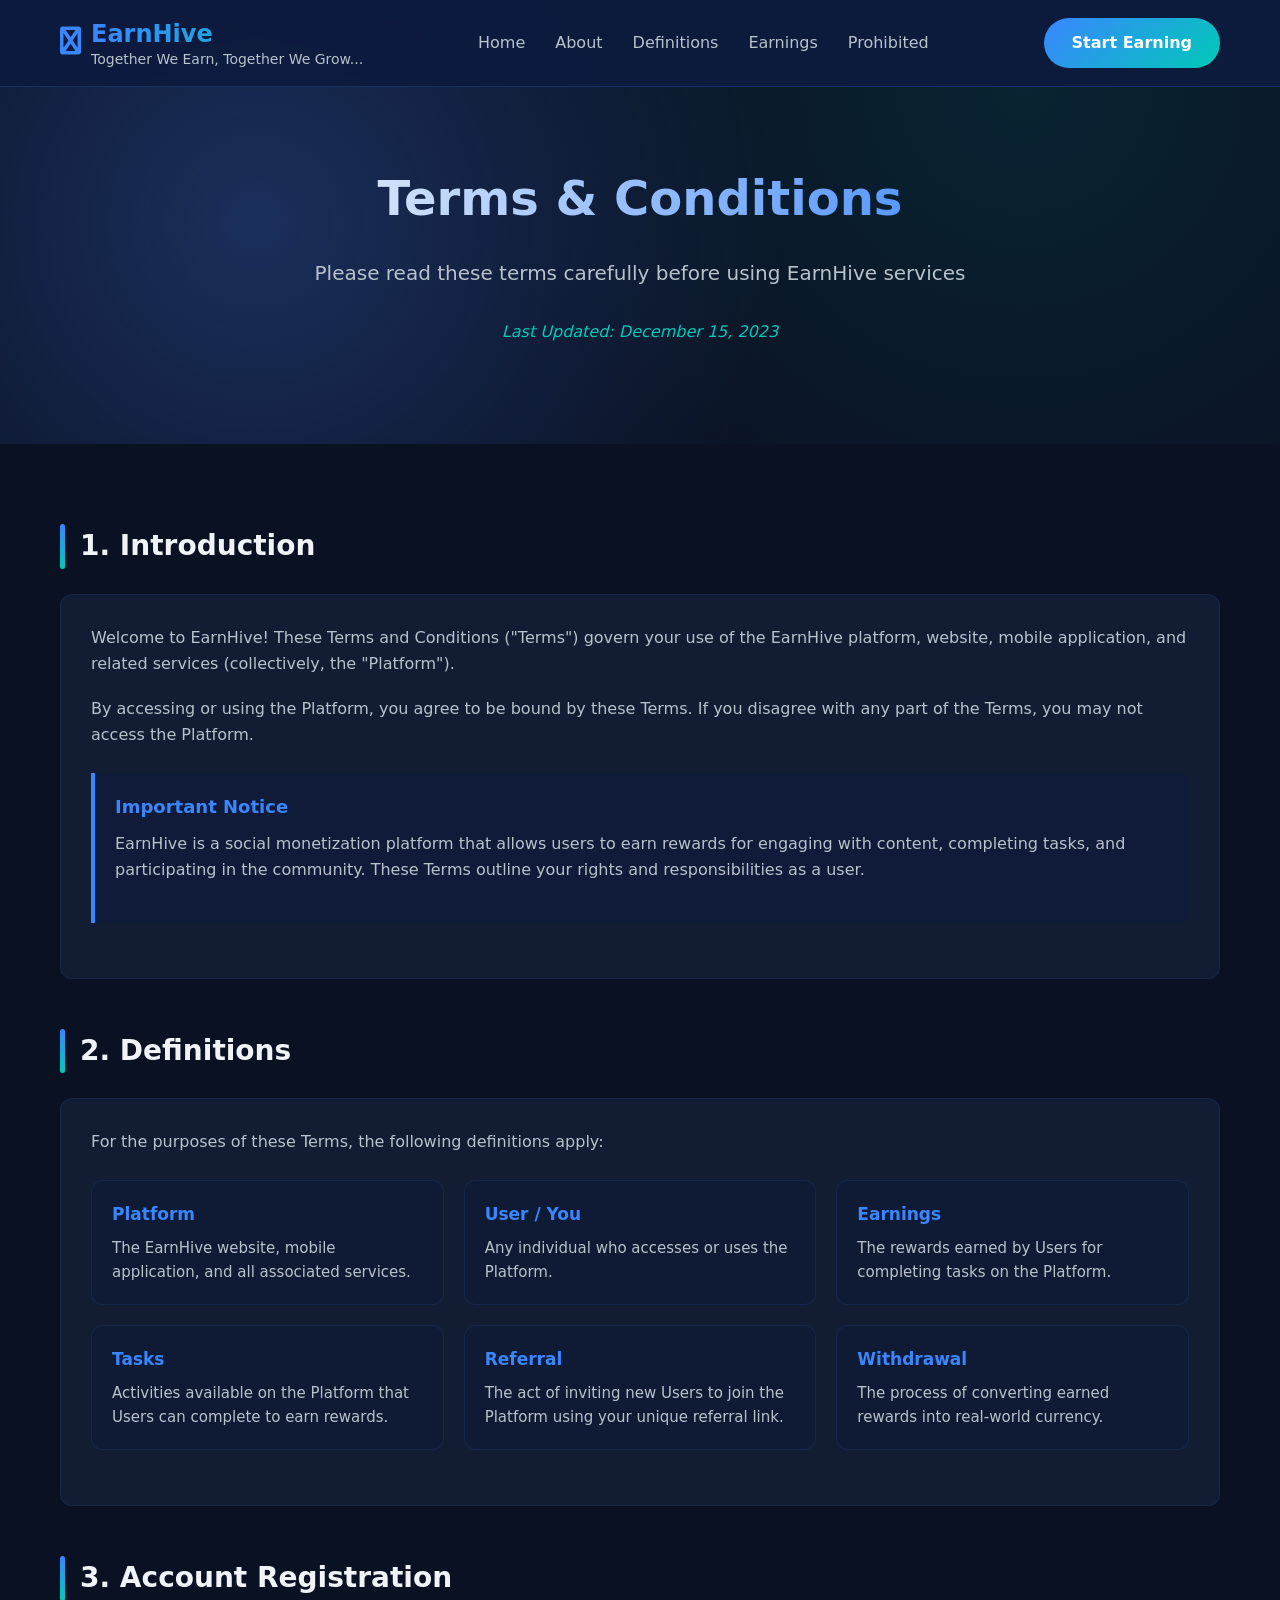
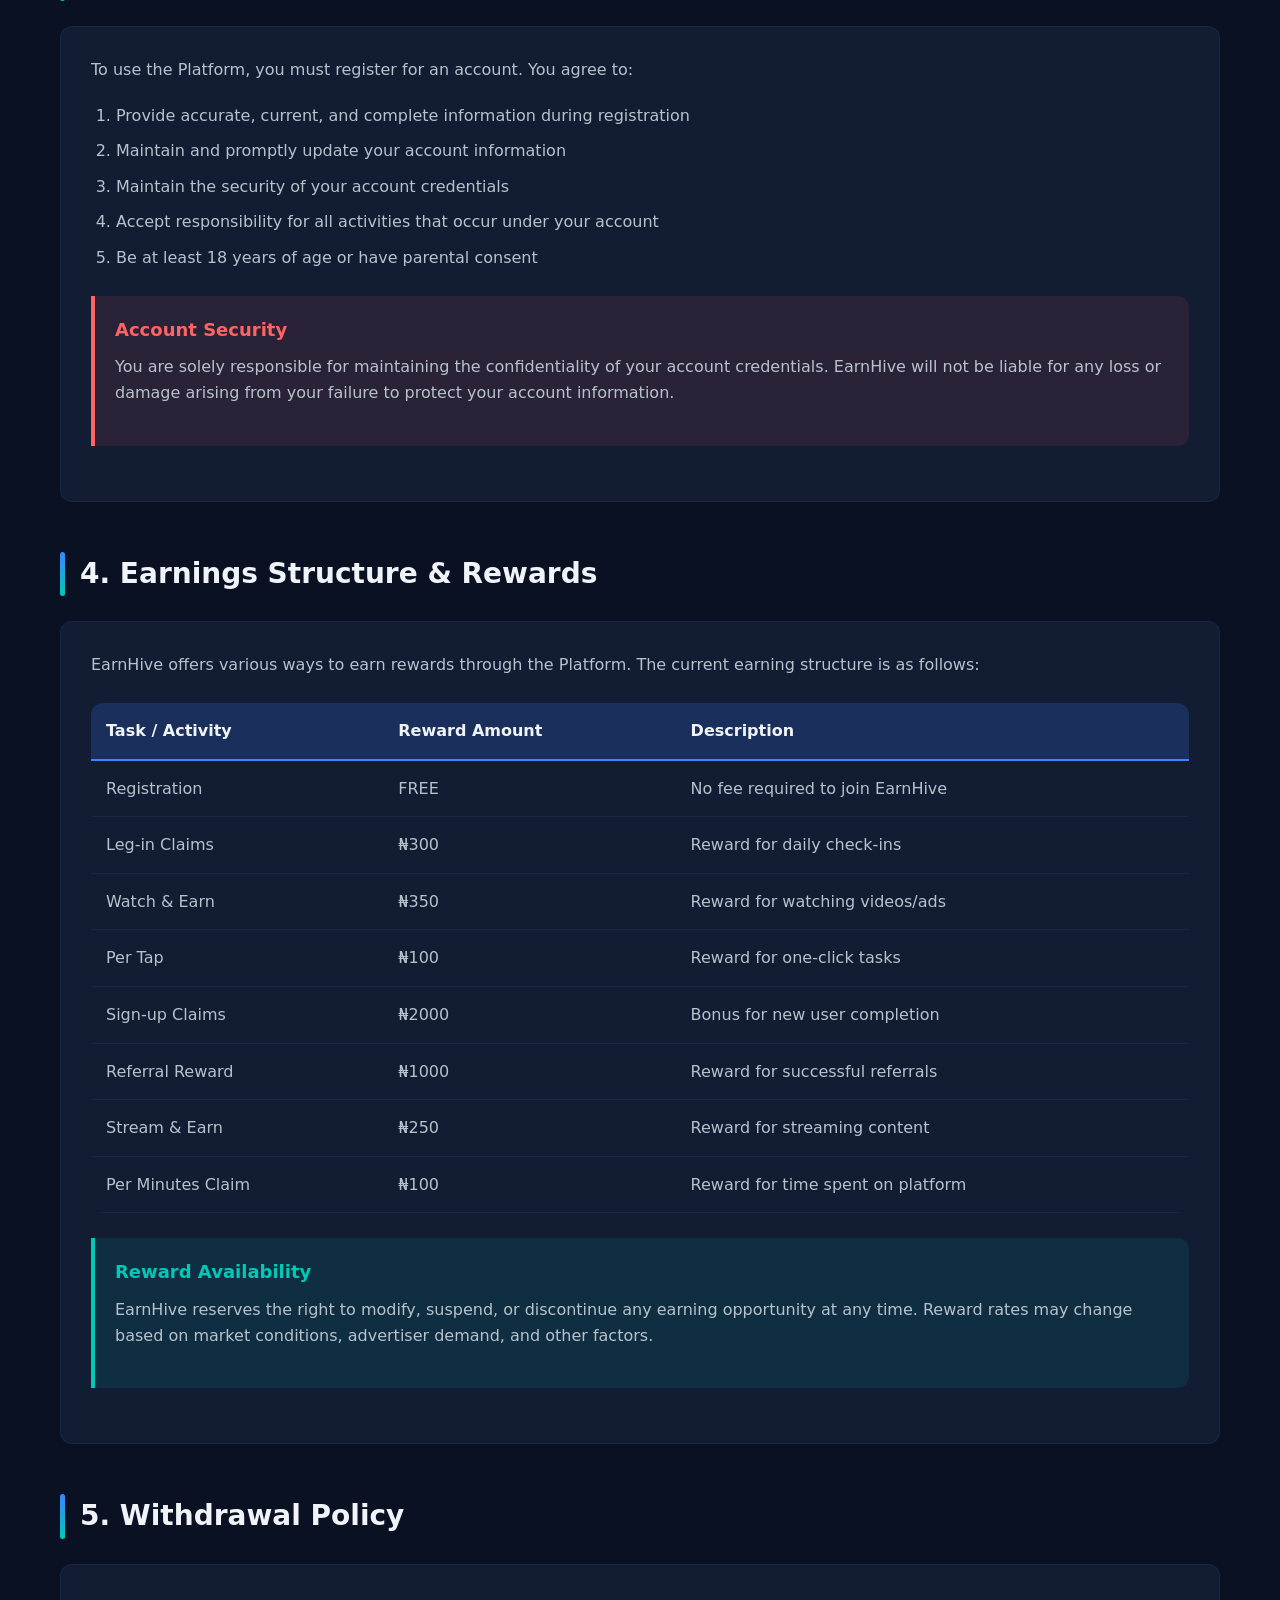
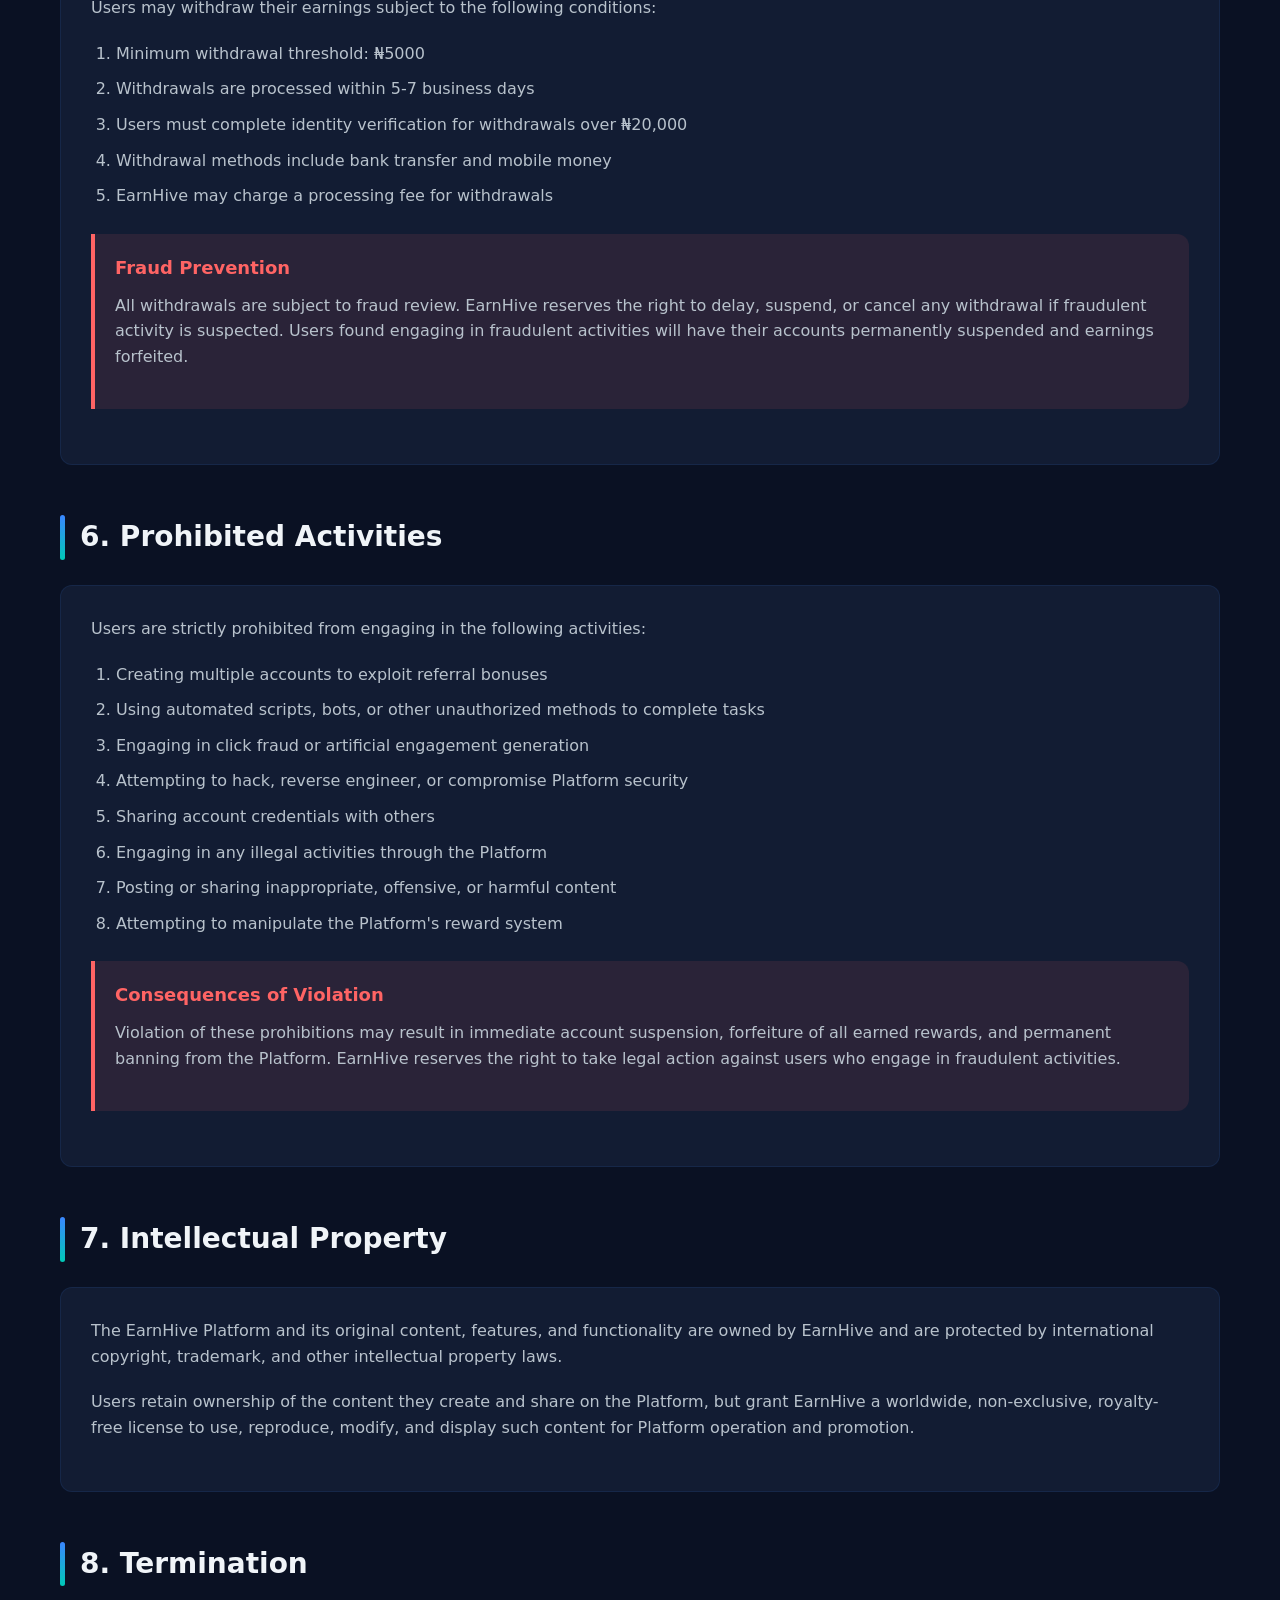
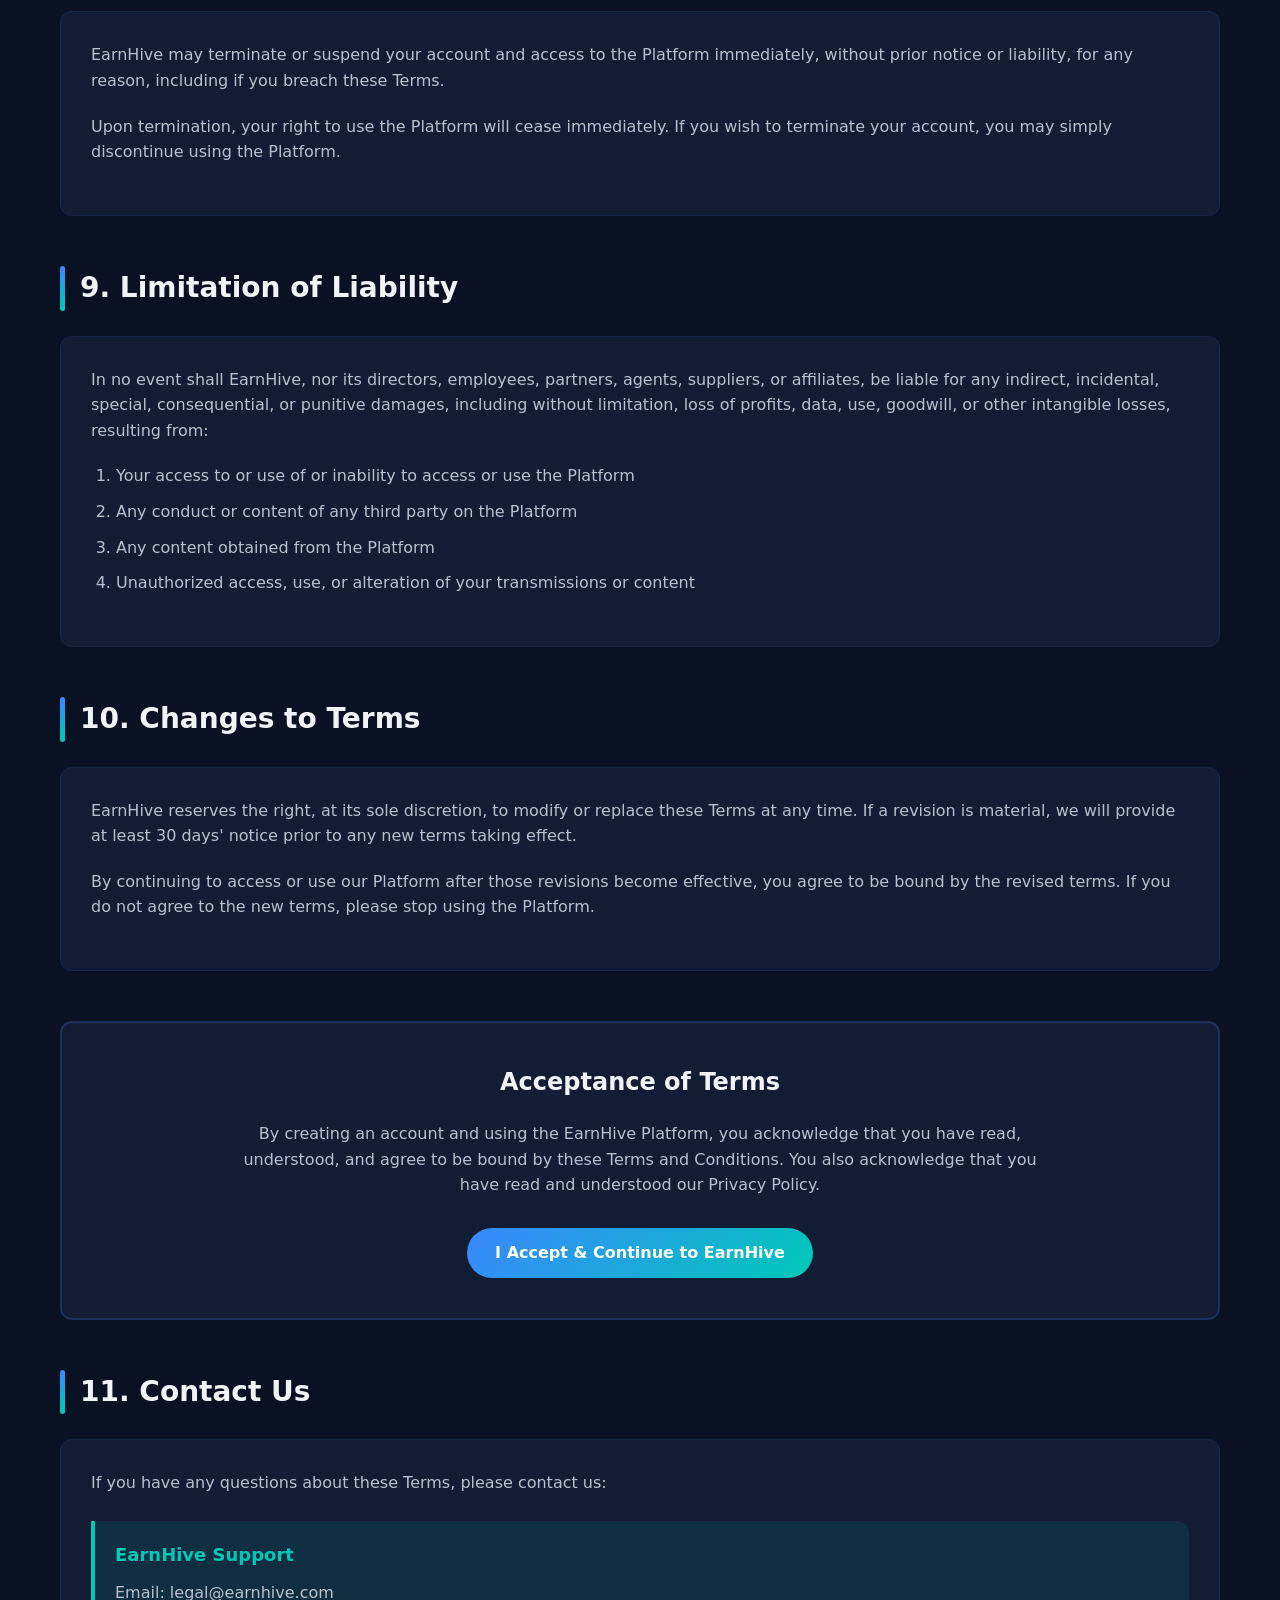
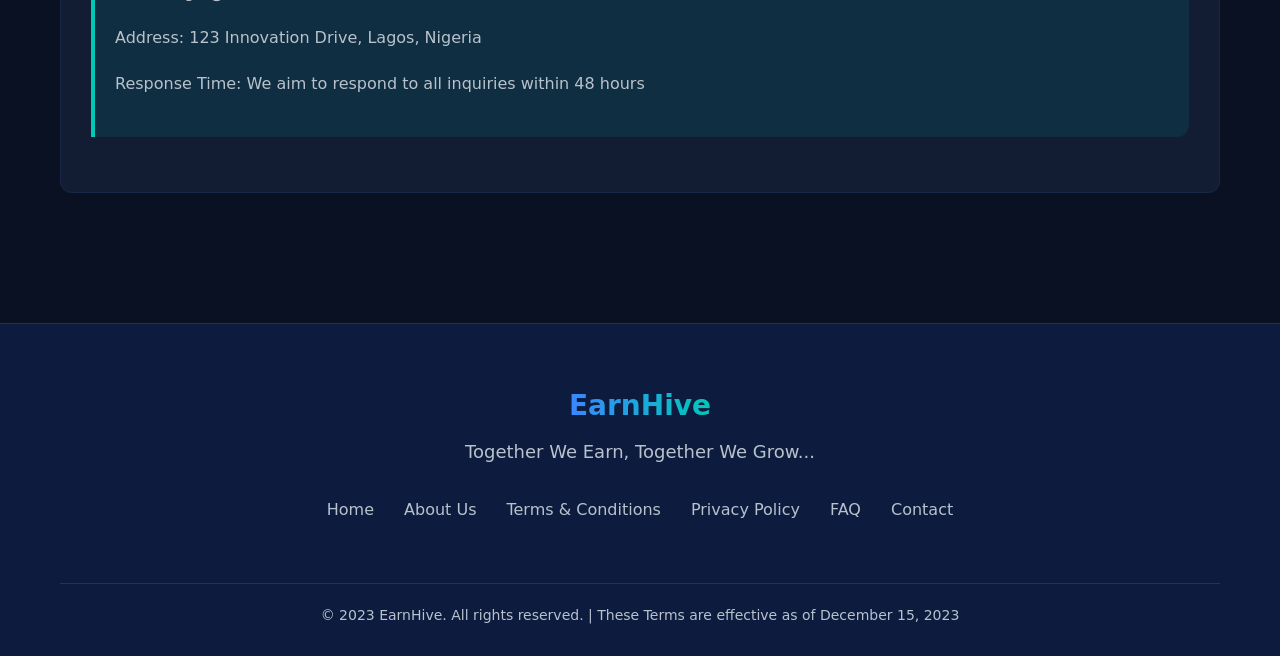
<file: Terms.html>
<!DOCTYPE html>
<html lang="en">
<head>
    <meta charset="UTF-8">
    <meta name="viewport" content="width=device-width, initial-scale=1.0">
    <title>EarnHive Terms & Conditions</title>
    <link rel="stylesheet" href="https://cdnjs.cloudflare.com/ajax/libs/font-awesome/6.4.0/css/all.min.css">
    <style>
        :root {
            --primary: #0d1b3e;
            --primary-light: #1a2f5c;
            --secondary: #3a86ff;
            --accent: #00c9b7;
            --text: #f0f4f8;
            --text-light: #b8c2cc;
            --card-bg: #121c33;
            --dark-bg: #0a1123;
            --success: #4ade80;
            --border-radius: 12px;
            --transition: all 0.3s ease;
        }
        
        * {
            margin: 0;
            padding: 0;
            box-sizing: border-box;
            font-family: 'Segoe UI', system-ui, sans-serif;
        }
        
        body {
            background-color: var(--dark-bg);
            color: var(--text);
            line-height: 1.6;
            overflow-x: hidden;
        }
        
        .container {
            max-width: 1200px;
            margin: 0 auto;
            padding: 0 20px;
        }
        
        /* Header Styles */
        header {
            background-color: rgba(13, 27, 62, 0.95);
            backdrop-filter: blur(10px);
            position: fixed;
            width: 100%;
            top: 0;
            z-index: 1000;
            padding: 15px 0;
            border-bottom: 1px solid rgba(58, 134, 255, 0.2);
        }
        
        .header-content {
            display: flex;
            justify-content: space-between;
            align-items: center;
        }
        
        .logo {
            display: flex;
            align-items: center;
            gap: 10px;
        }
        
        .logo-icon {
            color: var(--secondary);
            font-size: 28px;
        }
        
        .logo-text {
            font-size: 24px;
            font-weight: 700;
            background: linear-gradient(to right, var(--secondary), var(--accent));
            -webkit-background-clip: text;
            -webkit-text-fill-color: transparent;
        }
        
        .tagline {
            font-size: 14px;
            color: var(--text-light);
            margin-top: -5px;
        }
        
        .nav-links {
            display: flex;
            gap: 30px;
        }
        
        .nav-link {
            color: var(--text-light);
            text-decoration: none;
            font-weight: 500;
            transition: var(--transition);
        }
        
        .nav-link:hover {
            color: var(--secondary);
        }
        
        .cta-button {
            background: linear-gradient(135deg, var(--secondary), var(--accent));
            color: white;
            border: none;
            padding: 12px 28px;
            border-radius: 50px;
            font-weight: 600;
            cursor: pointer;
            transition: var(--transition);
            text-decoration: none;
            display: inline-block;
        }
        
        .cta-button:hover {
            transform: translateY(-3px);
            box-shadow: 0 10px 20px rgba(58, 134, 255, 0.3);
        }
        
        /* Hero Section */
        .terms-hero {
            padding: 160px 0 60px;
            background: radial-gradient(circle at 20% 50%, var(--primary-light) 0%, transparent 50%),
                        radial-gradient(circle at 80% 20%, rgba(0, 201, 183, 0.1) 0%, transparent 50%);
            text-align: center;
        }
        
        .terms-hero-content {
            max-width: 800px;
            margin: 0 auto;
        }
        
        .hero-title {
            font-size: 48px;
            margin-bottom: 20px;
            background: linear-gradient(to right, var(--text), var(--secondary));
            -webkit-background-clip: text;
            -webkit-text-fill-color: transparent;
        }
        
        .hero-subtitle {
            font-size: 20px;
            color: var(--text-light);
            margin-bottom: 30px;
        }
        
        /* Terms Content */
        .terms-content {
            padding: 80px 0;
        }
        
        .last-updated {
            color: var(--accent);
            font-size: 16px;
            margin-bottom: 40px;
            text-align: center;
            font-style: italic;
        }
        
        .terms-section {
            margin-bottom: 50px;
        }
        
        .section-title {
            font-size: 28px;
            margin-bottom: 25px;
            color: var(--text);
            position: relative;
            padding-left: 20px;
        }
        
        .section-title::before {
            content: '';
            position: absolute;
            left: 0;
            top: 0;
            height: 100%;
            width: 5px;
            background: linear-gradient(to bottom, var(--secondary), var(--accent));
            border-radius: 3px;
        }
        
        .terms-text {
            background-color: var(--card-bg);
            border-radius: var(--border-radius);
            padding: 30px;
            margin-bottom: 25px;
            border: 1px solid rgba(58, 134, 255, 0.1);
        }
        
        .terms-text p {
            margin-bottom: 20px;
            color: var(--text-light);
        }
        
        .terms-text ul, .terms-text ol {
            margin-left: 25px;
            margin-bottom: 20px;
            color: var(--text-light);
        }
        
        .terms-text li {
            margin-bottom: 10px;
        }
        
        .highlight-box {
            background-color: rgba(13, 27, 62, 0.5);
            border-left: 4px solid var(--secondary);
            padding: 20px;
            margin: 25px 0;
            border-radius: 0 var(--border-radius) var(--border-radius) 0;
        }
        
        .highlight-title {
            color: var(--secondary);
            font-weight: 600;
            margin-bottom: 10px;
            font-size: 18px;
        }
        
        .warning-box {
            background-color: rgba(255, 100, 100, 0.1);
            border-left: 4px solid #ff6464;
            padding: 20px;
            margin: 25px 0;
            border-radius: 0 var(--border-radius) var(--border-radius) 0;
        }
        
        .warning-title {
            color: #ff6464;
            font-weight: 600;
            margin-bottom: 10px;
            font-size: 18px;
        }
        
        .info-box {
            background-color: rgba(0, 201, 183, 0.1);
            border-left: 4px solid var(--accent);
            padding: 20px;
            margin: 25px 0;
            border-radius: 0 var(--border-radius) var(--border-radius) 0;
        }
        
        .info-title {
            color: var(--accent);
            font-weight: 600;
            margin-bottom: 10px;
            font-size: 18px;
        }
        
        .definition-list {
            display: grid;
            grid-template-columns: repeat(auto-fill, minmax(300px, 1fr));
            gap: 20px;
            margin: 25px 0;
        }
        
        .definition-item {
            background-color: rgba(13, 27, 62, 0.3);
            padding: 20px;
            border-radius: var(--border-radius);
            border: 1px solid rgba(58, 134, 255, 0.1);
        }
        
        .definition-term {
            color: var(--secondary);
            font-weight: 600;
            margin-bottom: 8px;
            font-size: 17px;
        }
        
        .definition-desc {
            color: var(--text-light);
            font-size: 15px;
        }
        
        /* Table Styles */
        .earnings-table {
            width: 100%;
            border-collapse: collapse;
            margin: 25px 0;
            border-radius: var(--border-radius);
            overflow: hidden;
        }
        
        .earnings-table th {
            background-color: var(--primary-light);
            color: var(--text);
            padding: 15px;
            text-align: left;
            font-weight: 600;
            border-bottom: 2px solid var(--secondary);
        }
        
        .earnings-table td {
            padding: 15px;
            border-bottom: 1px solid rgba(58, 134, 255, 0.1);
            color: var(--text-light);
        }
        
        .earnings-table tr:hover {
            background-color: rgba(58, 134, 255, 0.05);
        }
        
        /* Acceptance Section */
        .acceptance-section {
            background-color: var(--card-bg);
            border-radius: var(--border-radius);
            padding: 40px;
            text-align: center;
            margin: 50px 0;
            border: 2px solid rgba(58, 134, 255, 0.2);
        }
        
        .acceptance-title {
            font-size: 24px;
            margin-bottom: 20px;
            color: var(--text);
        }
        
        .acceptance-text {
            color: var(--text-light);
            margin-bottom: 30px;
            max-width: 800px;
            margin-left: auto;
            margin-right: auto;
        }
        
        /* Footer */
        footer {
            background-color: var(--primary);
            padding: 60px 0 30px;
            border-top: 1px solid rgba(58, 134, 255, 0.2);
        }
        
        .footer-content {
            display: flex;
            flex-direction: column;
            align-items: center;
            text-align: center;
        }
        
        .footer-logo {
            font-size: 28px;
            font-weight: 700;
            margin-bottom: 10px;
            background: linear-gradient(to right, var(--secondary), var(--accent));
            -webkit-background-clip: text;
            -webkit-text-fill-color: transparent;
        }
        
        .footer-tagline {
            font-size: 18px;
            color: var(--text-light);
            margin-bottom: 30px;
        }
        
        .footer-links {
            display: flex;
            gap: 30px;
            margin-bottom: 30px;
            flex-wrap: wrap;
            justify-content: center;
        }
        
        .footer-link {
            color: var(--text-light);
            text-decoration: none;
            transition: var(--transition);
        }
        
        .footer-link:hover {
            color: var(--secondary);
        }
        
        .copyright {
            color: var(--text-light);
            font-size: 14px;
            margin-top: 30px;
            padding-top: 20px;
            border-top: 1px solid rgba(255, 255, 255, 0.1);
            width: 100%;
        }
        
        /* Responsive Design */
        @media (max-width: 768px) {
            .header-content {
                flex-direction: column;
                gap: 15px;
            }
            
            .nav-links {
                gap: 15px;
                flex-wrap: wrap;
                justify-content: center;
            }
            
            .hero-title {
                font-size: 36px;
            }
            
            .hero-subtitle {
                font-size: 18px;
            }
            
            .section-title {
                font-size: 24px;
            }
            
            .terms-text {
                padding: 20px;
            }
            
            .earnings-table {
                display: block;
                overflow-x: auto;
            }
            
            .acceptance-section {
                padding: 30px 20px;
            }
        }
        
        /* Scroll to top button */
        .scroll-to-top {
            position: fixed;
            bottom: 30px;
            right: 30px;
            background: linear-gradient(135deg, var(--secondary), var(--accent));
            color: white;
            width: 50px;
            height: 50px;
            border-radius: 50%;
            display: flex;
            align-items: center;
            justify-content: center;
            font-size: 20px;
            cursor: pointer;
            transition: var(--transition);
            z-index: 999;
            box-shadow: 0 5px 15px rgba(0, 0, 0, 0.3);
            border: none;
        }
        
        .scroll-to-top:hover {
            transform: translateY(-5px);
            box-shadow: 0 10px 20px rgba(58, 134, 255, 0.4);
        }
    </style>
</head>
<body>
    <!-- Header -->
    <header>
        <div class="container">
            <div class="header-content">
                <div class="logo">
                    <div class="logo-icon">
                        <i class="fas fa-hive"></i>
                    </div>
                    <div>
                        <div class="logo-text">EarnHive</div>
                        <div class="tagline">Together We Earn, Together We Grow...</div>
                    </div>
                </div>
                
                <div class="nav-links">
                    <a href="index.html" class="nav-link">Home</a>
                    <a href="about.html" class="nav-link">About</a>
                    <a href="#definitions" class="nav-link">Definitions</a>
                    <a href="#earnings" class="nav-link">Earnings</a>
                    <a href="#prohibited" class="nav-link">Prohibited</a>
                </div>
                
                <a href="index.html#join" class="cta-button">Start Earning</a>
            </div>
        </div>
    </header>

    <!-- Hero Section -->
    <section class="terms-hero">
        <div class="container">
            <div class="terms-hero-content">
                <h1 class="hero-title">Terms & Conditions</h1>
                <p class="hero-subtitle">Please read these terms carefully before using EarnHive services</p>
                <div class="last-updated">Last Updated: December 15, 2023</div>
            </div>
        </div>
    </section>

    <!-- Terms Content -->
    <section class="terms-content">
        <div class="container">
            <!-- Introduction -->
            <div class="terms-section">
                <h2 class="section-title">1. Introduction</h2>
                <div class="terms-text">
                    <p>Welcome to EarnHive! These Terms and Conditions ("Terms") govern your use of the EarnHive platform, website, mobile application, and related services (collectively, the "Platform").</p>
                    
                    <p>By accessing or using the Platform, you agree to be bound by these Terms. If you disagree with any part of the Terms, you may not access the Platform.</p>
                    
                    <div class="highlight-box">
                        <div class="highlight-title">Important Notice</div>
                        <p>EarnHive is a social monetization platform that allows users to earn rewards for engaging with content, completing tasks, and participating in the community. These Terms outline your rights and responsibilities as a user.</p>
                    </div>
                </div>
            </div>

            <!-- Definitions -->
            <div class="terms-section" id="definitions">
                <h2 class="section-title">2. Definitions</h2>
                <div class="terms-text">
                    <p>For the purposes of these Terms, the following definitions apply:</p>
                    
                    <div class="definition-list">
                        <div class="definition-item">
                            <div class="definition-term">Platform</div>
                            <div class="definition-desc">The EarnHive website, mobile application, and all associated services.</div>
                        </div>
                        
                        <div class="definition-item">
                            <div class="definition-term">User / You</div>
                            <div class="definition-desc">Any individual who accesses or uses the Platform.</div>
                        </div>
                        
                        <div class="definition-item">
                            <div class="definition-term">Earnings</div>
                            <div class="definition-desc">The rewards earned by Users for completing tasks on the Platform.</div>
                        </div>
                        
                        <div class="definition-item">
                            <div class="definition-term">Tasks</div>
                            <div class="definition-desc">Activities available on the Platform that Users can complete to earn rewards.</div>
                        </div>
                        
                        <div class="definition-item">
                            <div class="definition-term">Referral</div>
                            <div class="definition-desc">The act of inviting new Users to join the Platform using your unique referral link.</div>
                        </div>
                        
                        <div class="definition-item">
                            <div class="definition-term">Withdrawal</div>
                            <div class="definition-desc">The process of converting earned rewards into real-world currency.</div>
                        </div>
                    </div>
                </div>
            </div>

            <!-- Account Registration -->
            <div class="terms-section">
                <h2 class="section-title">3. Account Registration</h2>
                <div class="terms-text">
                    <p>To use the Platform, you must register for an account. You agree to:</p>
                    
                    <ol>
                        <li>Provide accurate, current, and complete information during registration</li>
                        <li>Maintain and promptly update your account information</li>
                        <li>Maintain the security of your account credentials</li>
                        <li>Accept responsibility for all activities that occur under your account</li>
                        <li>Be at least 18 years of age or have parental consent</li>
                    </ol>
                    
                    <div class="warning-box">
                        <div class="warning-title">Account Security</div>
                        <p>You are solely responsible for maintaining the confidentiality of your account credentials. EarnHive will not be liable for any loss or damage arising from your failure to protect your account information.</p>
                    </div>
                </div>
            </div>

            <!-- Earnings Structure -->
            <div class="terms-section" id="earnings">
                <h2 class="section-title">4. Earnings Structure & Rewards</h2>
                <div class="terms-text">
                    <p>EarnHive offers various ways to earn rewards through the Platform. The current earning structure is as follows:</p>
                    
                    <table class="earnings-table">
                        <thead>
                            <tr>
                                <th>Task / Activity</th>
                                <th>Reward Amount</th>
                                <th>Description</th>
                            </tr>
                        </thead>
                        <tbody>
                            <tr>
                                <td>Registration</td>
                                <td>FREE</td>
                                <td>No fee required to join EarnHive</td>
                            </tr>
                            <tr>
                                <td>Leg-in Claims</td>
                                <td>₦300</td>
                                <td>Reward for daily check-ins</td>
                            </tr>
                            <tr>
                                <td>Watch & Earn</td>
                                <td>₦350</td>
                                <td>Reward for watching videos/ads</td>
                            </tr>
                            <tr>
                                <td>Per Tap</td>
                                <td>₦100</td>
                                <td>Reward for one-click tasks</td>
                            </tr>
                            <tr>
                                <td>Sign-up Claims</td>
                                <td>₦2000</td>
                                <td>Bonus for new user completion</td>
                            </tr>
                            <tr>
                                <td>Referral Reward</td>
                                <td>₦1000</td>
                                <td>Reward for successful referrals</td>
                            </tr>
                            <tr>
                                <td>Stream & Earn</td>
                                <td>₦250</td>
                                <td>Reward for streaming content</td>
                            </tr>
                            <tr>
                                <td>Per Minutes Claim</td>
                                <td>₦100</td>
                                <td>Reward for time spent on platform</td>
                            </tr>
                        </tbody>
                    </table>
                    
                    <div class="info-box">
                        <div class="info-title">Reward Availability</div>
                        <p>EarnHive reserves the right to modify, suspend, or discontinue any earning opportunity at any time. Reward rates may change based on market conditions, advertiser demand, and other factors.</p>
                    </div>
                </div>
            </div>

            <!-- Withdrawal Policy -->
            <div class="terms-section">
                <h2 class="section-title">5. Withdrawal Policy</h2>
                <div class="terms-text">
                    <p>Users may withdraw their earnings subject to the following conditions:</p>
                    
                    <ol>
                        <li>Minimum withdrawal threshold: ₦5000</li>
                        <li>Withdrawals are processed within 5-7 business days</li>
                        <li>Users must complete identity verification for withdrawals over ₦20,000</li>
                        <li>Withdrawal methods include bank transfer and mobile money</li>
                        <li>EarnHive may charge a processing fee for withdrawals</li>
                    </ol>
                    
                    <div class="warning-box">
                        <div class="warning-title">Fraud Prevention</div>
                        <p>All withdrawals are subject to fraud review. EarnHive reserves the right to delay, suspend, or cancel any withdrawal if fraudulent activity is suspected. Users found engaging in fraudulent activities will have their accounts permanently suspended and earnings forfeited.</p>
                    </div>
                </div>
            </div>

            <!-- Prohibited Activities -->
            <div class="terms-section" id="prohibited">
                <h2 class="section-title">6. Prohibited Activities</h2>
                <div class="terms-text">
                    <p>Users are strictly prohibited from engaging in the following activities:</p>
                    
                    <ol>
                        <li>Creating multiple accounts to exploit referral bonuses</li>
                        <li>Using automated scripts, bots, or other unauthorized methods to complete tasks</li>
                        <li>Engaging in click fraud or artificial engagement generation</li>
                        <li>Attempting to hack, reverse engineer, or compromise Platform security</li>
                        <li>Sharing account credentials with others</li>
                        <li>Engaging in any illegal activities through the Platform</li>
                        <li>Posting or sharing inappropriate, offensive, or harmful content</li>
                        <li>Attempting to manipulate the Platform's reward system</li>
                    </ol>
                    
                    <div class="warning-box">
                        <div class="warning-title">Consequences of Violation</div>
                        <p>Violation of these prohibitions may result in immediate account suspension, forfeiture of all earned rewards, and permanent banning from the Platform. EarnHive reserves the right to take legal action against users who engage in fraudulent activities.</p>
                    </div>
                </div>
            </div>

            <!-- Intellectual Property -->
            <div class="terms-section">
                <h2 class="section-title">7. Intellectual Property</h2>
                <div class="terms-text">
                    <p>The EarnHive Platform and its original content, features, and functionality are owned by EarnHive and are protected by international copyright, trademark, and other intellectual property laws.</p>
                    
                    <p>Users retain ownership of the content they create and share on the Platform, but grant EarnHive a worldwide, non-exclusive, royalty-free license to use, reproduce, modify, and display such content for Platform operation and promotion.</p>
                </div>
            </div>

            <!-- Termination -->
            <div class="terms-section">
                <h2 class="section-title">8. Termination</h2>
                <div class="terms-text">
                    <p>EarnHive may terminate or suspend your account and access to the Platform immediately, without prior notice or liability, for any reason, including if you breach these Terms.</p>
                    
                    <p>Upon termination, your right to use the Platform will cease immediately. If you wish to terminate your account, you may simply discontinue using the Platform.</p>
                </div>
            </div>

            <!-- Limitation of Liability -->
            <div class="terms-section">
                <h2 class="section-title">9. Limitation of Liability</h2>
                <div class="terms-text">
                    <p>In no event shall EarnHive, nor its directors, employees, partners, agents, suppliers, or affiliates, be liable for any indirect, incidental, special, consequential, or punitive damages, including without limitation, loss of profits, data, use, goodwill, or other intangible losses, resulting from:</p>
                    
                    <ol>
                        <li>Your access to or use of or inability to access or use the Platform</li>
                        <li>Any conduct or content of any third party on the Platform</li>
                        <li>Any content obtained from the Platform</li>
                        <li>Unauthorized access, use, or alteration of your transmissions or content</li>
                    </ol>
                </div>
            </div>

            <!-- Changes to Terms -->
            <div class="terms-section">
                <h2 class="section-title">10. Changes to Terms</h2>
                <div class="terms-text">
                    <p>EarnHive reserves the right, at its sole discretion, to modify or replace these Terms at any time. If a revision is material, we will provide at least 30 days' notice prior to any new terms taking effect.</p>
                    
                    <p>By continuing to access or use our Platform after those revisions become effective, you agree to be bound by the revised terms. If you do not agree to the new terms, please stop using the Platform.</p>
                </div>
            </div>

            <!-- Acceptance Section -->
            <div class="acceptance-section">
                <h2 class="acceptance-title">Acceptance of Terms</h2>
                <p class="acceptance-text">By creating an account and using the EarnHive Platform, you acknowledge that you have read, understood, and agree to be bound by these Terms and Conditions. You also acknowledge that you have read and understood our Privacy Policy.</p>
                <a href="index.html#join" class="cta-button">I Accept & Continue to EarnHive</a>
            </div>

            <!-- Contact Information -->
            <div class="terms-section">
                <h2 class="section-title">11. Contact Us</h2>
                <div class="terms-text">
                    <p>If you have any questions about these Terms, please contact us:</p>
                    
                    <div class="info-box">
                        <div class="info-title">EarnHive Support</div>
                        <p>Email: legal@earnhive.com</p>
                        <p>Address: 123 Innovation Drive, Lagos, Nigeria</p>
                        <p>Response Time: We aim to respond to all inquiries within 48 hours</p>
                    </div>
                </div>
            </div>
        </div>
    </section>

    <!-- Footer -->
    <footer>
        <div class="container">
            <div class="footer-content">
                <div class="footer-logo">EarnHive</div>
                <div class="footer-tagline">Together We Earn, Together We Grow...</div>
                
                <div class="footer-links">
                    <a href="index.html" class="footer-link">Home</a>
                    <a href="about.html" class="footer-link">About Us</a>
                    <a href="#definitions" class="footer-link">Terms & Conditions</a>
                    <a href="#" class="footer-link">Privacy Policy</a>
                    <a href="#" class="footer-link">FAQ</a>
                    <a href="#" class="footer-link">Contact</a>
                </div>
                
                <div class="copyright">
                    &copy; 2023 EarnHive. All rights reserved. | These Terms are effective as of December 15, 2023
                </div>
            </div>
        </div>
    </footer>

    <!-- Scroll to Top Button -->
    <button class="scroll-to-top" id="scrollToTop">
        <i class="fas fa-chevron-up"></i>
    </button>

    <script>
        // Smooth scrolling for anchor links
        document.querySelectorAll('a[href^="#"]').forEach(anchor => {
            anchor.addEventListener('click', function (e) {
                e.preventDefault();
                
                const targetId = this.getAttribute('href');
                if(targetId === '#') return;
                
                const targetElement = document.querySelector(targetId);
                if(targetElement) {
                    window.scrollTo({
                        top: targetElement.offsetTop - 80,
                        behavior: 'smooth'
                    });
                }
            });
        });
        
        // Header scroll effect
        window.addEventListener('scroll', function() {
            const header = document.querySelector('header');
            const scrollToTopBtn = document.getElementById('scrollToTop');
            
            if (window.scrollY > 100) {
                header.style.backgroundColor = 'rgba(13, 27, 62, 0.98)';
                header.style.boxShadow = '0 5px 20px rgba(0, 0, 0, 0.1)';
            } else {
                header.style.backgroundColor = 'rgba(13, 27, 62, 0.95)';
                header.style.boxShadow = 'none';
            }
            
            // Show/hide scroll to top button
            if (window.scrollY > 500) {
                scrollToTopBtn.style.display = 'flex';
            } else {
                scrollToTopBtn.style.display = 'none';
            }
        });
        
        // Scroll to top functionality
        document.getElementById('scrollToTop').addEventListener('click', function() {
            window.scrollTo({
                top: 0,
                behavior: 'smooth'
            });
        });
        
        // Initialize scroll to top button
        document.getElementById('scrollToTop').style.display = 'none';
        
        // Highlight current section in navigation
        window.addEventListener('scroll', function() {
            const sections = document.querySelectorAll('.terms-section');
            const navLinks = document.querySelectorAll('.nav-link');
            
            let currentSection = '';
            
            sections.forEach(section => {
                const sectionTop = section.offsetTop - 100;
                const sectionHeight = section.clientHeight;
                if (window.scrollY >= sectionTop && window.scrollY < sectionTop + sectionHeight) {
                    currentSection = section.id;
                }
            });
            
            navLinks.forEach(link => {
                link.classList.remove('active');
                if (link.getAttribute('href') === `#${currentSection}`) {
                    link.classList.add('active');
                    link.style.color = 'var(--secondary)';
                } else {
                    link.style.color = '';
                }
            });
        });
    </script>
</body>
</html>
</file>
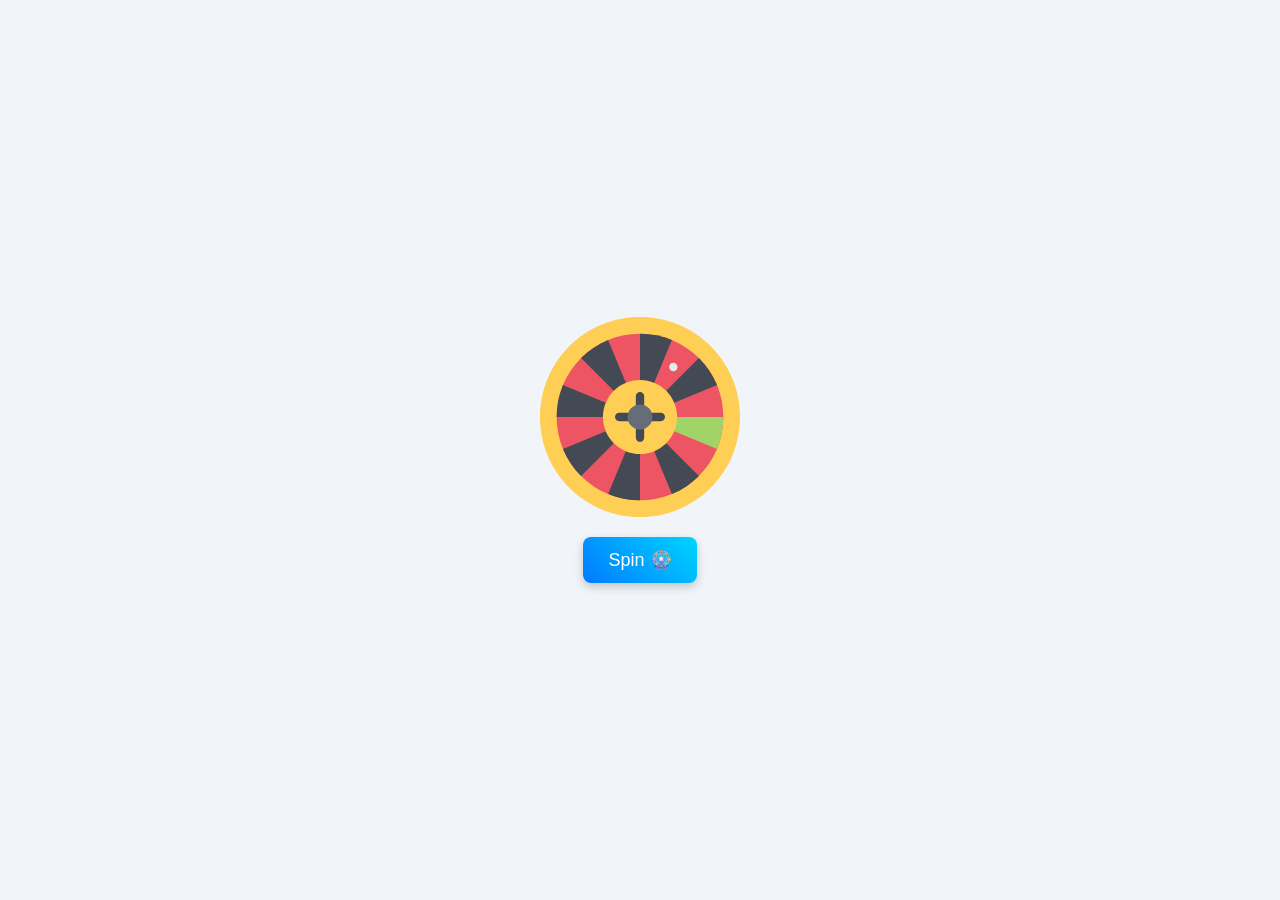
<file: public/vitecss/samples/spin.html>
<!DOCTYPE html>
<html lang="en">
<head>
  <meta charset="UTF-8">
  <meta name="viewport" content="width=device-width, initial-scale=1.0">
  <title>Spin & Win</title>
  <style>
    body {
      display: flex;
      flex-direction: column;
      align-items: center;
      justify-content: center;
      height: 100vh;
      background: #f1f5f9;
      margin: 0;
      overflow: hidden;
    }
    #wheel {
      transition: transform 5s cubic-bezier(0.17, 0.67, 0.83, 0.67);
      transform-origin: 50% 50%;
    }
    button {
      margin-top: 20px;
      padding: 12px 25px;
      font-size: 18px;
      border: none;
      border-radius: 8px;
      background: linear-gradient(45deg,#007bff,#00d4ff);
      color: white;
      cursor: pointer;
      box-shadow: 0 4px 10px rgba(0,0,0,0.2);
    }
    button:hover {
      background: linear-gradient(45deg,#0056b3,#0099cc);
    }

    /* Popup */
    #popup {
      position: fixed;
      top: 0; left: 0; right: 0; bottom: 0;
      background: rgba(0,0,0,0.6);
      display: flex;
      align-items: center;
      justify-content: center;
      visibility: hidden;
      opacity: 0;
      transition: opacity 0.5s;
      z-index: 1000;
    }
    #popup.show {
      visibility: visible;
      opacity: 1;
    }
    .popup-box {
      background: white;
      padding: 40px;
      border-radius: 16px;
      text-align: center;
      font-size: 24px;
      font-weight: bold;
      box-shadow: 0 8px 30px rgba(0,0,0,0.3);
      position: relative;
      z-index: 1001;
    }
    .popup-box span {
      font-size: 40px;
      color: #ff9800;
    }

    /* Fireworks */
    .firework {
      position: fixed;
      width: 10px;
      height: 10px;
      border-radius: 50%;
      background: transparent;
      animation: explode 1s forwards;
    }
    @keyframes explode {
      0% { transform: scale(0); opacity: 1; }
      100% { transform: scale(5); opacity: 0; }
    }
  </style>
</head>
<body>

<svg id="wheel" height="200px" width="200px" version="1.1" xmlns="http://www.w3.org/2000/svg" 
     xmlns:xlink="http://www.w3.org/1999/xlink" viewBox="0 0 511.984 511.984" xml:space="preserve" fill="#000000">
  <g id="SVGRepo_iconCarrier"> 
    <path style="fill:#FFCE54;" d="M491.859,156.355c-12.891-30.483-31.342-57.857-54.857-81.372 
    c-23.5-23.5-50.889-41.952-81.357-54.858C324.084,6.782,290.553,0,255.992,0c-34.554,0-68.083,6.781-99.645,20.125 
    c-30.483,12.906-57.865,31.358-81.373,54.858c-23.499,23.515-41.959,50.889-54.85,81.372C6.774,187.916,0,221.447,0,255.992 
    c0,34.56,6.773,68.091,20.125,99.652c12.89,30.484,31.351,57.857,54.85,81.373c23.507,23.5,50.889,41.967,81.373,54.857 
    c31.562,13.344,65.091,20.109,99.645,20.109c34.561,0,68.092-6.766,99.652-20.109c30.469-12.891,57.857-31.357,81.357-54.857 
    c23.516-23.516,41.967-50.889,54.857-81.373c13.344-31.561,20.125-65.092,20.125-99.652 
    C511.984,221.447,505.203,187.916,491.859,156.355z"></path> 
    <path style="fill:#ED5564;" d="M406.83,105.154c-40.279-40.296-93.856-62.483-150.838-62.483s-110.551,22.187-150.847,62.482 
    c-40.287,40.296-62.482,93.872-62.482,150.839c0,56.982,22.195,110.558,62.482,150.853c40.295,40.297,93.864,62.482,150.847,62.482 
    s110.559-22.186,150.838-62.482c40.297-40.295,62.498-93.871,62.498-150.853C469.328,199.025,447.127,145.449,406.83,105.154z"></path> 
    <g> 
      <path style="fill:#434A54;" d="M174.315,453.189c25.546,10.594,53.186,16.139,81.677,16.139v-213.32L174.315,453.189z"></path> 
      <path style="fill:#434A54;" d="M337.678,58.811c-25.562-10.593-53.188-16.14-81.686-16.14v213.337L337.678,58.811z"></path> 
      <path style="fill:#434A54;" d="M337.678,453.189c25.545-10.578,49.014-26.203,69.152-46.344L255.992,256.008L337.678,453.189z"></path> 
      <path style="fill:#434A54;" d="M174.315,58.811c-25.554,10.578-49.022,26.202-69.17,46.343l150.847,150.854L174.315,58.811z"></path> 
    </g> 
    <path style="fill:#A0D468;" d="M453.189,337.678c10.576-25.547,16.139-53.186,16.139-81.685H255.992L453.189,337.678z"></path> 
    <g> 
      <path style="fill:#434A54;" d="M58.795,174.323c-10.585,25.546-16.132,53.186-16.132,81.669h213.329L58.795,174.323z"></path> 
      <path style="fill:#434A54;" d="M453.189,174.323c-10.578-25.562-26.203-49.014-46.359-69.169L255.992,255.992L453.189,174.323z"></path> 
      <path style="fill:#434A54;" d="M58.795,337.678c10.585,25.561,26.21,49.029,46.35,69.168l150.847-150.854L58.795,337.678z"></path> 
    </g> 
    <path style="fill:#FFCE54;" d="M350.926,256.008c0,52.419-42.498,94.933-94.934,94.933s-94.942-42.514-94.942-94.933 
    c0-52.436,42.507-94.95,94.942-94.95S350.926,203.572,350.926,256.008z"></path> 
    <path style="fill:#E6E9ED;" d="M348.863,135.543c-4.156,4.171-10.92,4.171-15.092,0c-4.156-4.156-4.156-10.922,0-15.078 
    c4.172-4.172,10.936-4.172,15.092,0C353.019,124.621,353.019,131.387,348.863,135.543z"></path> 
    <g> 
      <path style="fill:#434A54;" d="M255.992,319.99c-5.89,0-10.664-4.766-10.664-10.656V202.666c0-5.891,4.773-10.671,10.664-10.671 
      c5.891,0,10.664,4.781,10.664,10.671v106.668C266.656,315.224,261.883,319.99,255.992,319.99z"></path> 
      <path style="fill:#434A54;" d="M309.334,266.664H202.658c-5.891,0-10.664-4.766-10.664-10.671c0-5.875,4.773-10.656,10.664-10.656 
      h106.676c5.875,0,10.656,4.781,10.656,10.656C319.99,261.898,315.209,266.664,309.334,266.664z"></path> 
    </g> 
    <path style="fill:#656D78;" d="M255.992,223.993c-17.648,0-31.999,14.358-31.999,31.999c0,17.656,14.351,31.998,31.999,31.998 
    c17.656,0,31.998-14.342,31.998-31.998C287.99,238.352,273.648,223.993,255.992,223.993z"></path> 
  </g>
</svg>

<button onclick="spinWheel()">Spin 🎡</button>

<!-- Popup -->
<div id="popup">
  <div class="popup-box">
    🎉 Congratulations! <br> You won <span id="reward"></span> 🎉
  </div>
</div>

<script>
  let currentRotation = 0;

  function spinWheel() {
    const wheel = document.getElementById("wheel");
    const popup = document.getElementById("popup");
    const rewardText = document.getElementById("reward");

    // spin random angle
    const randomSpin = 1080 + Math.floor(Math.random() * 360);
    currentRotation += randomSpin;

    wheel.style.transition = "transform 5s cubic-bezier(0.17, 0.67, 0.83, 0.67)";
    wheel.style.transform = `rotate(${currentRotation}deg)`;

    // After spin ends, show reward
    setTimeout(() => {
      const reward = Math.floor(Math.random() * (1000 - 100 + 1)) + 100;
      rewardText.textContent = reward;

      popup.classList.add("show");

      // Fireworks effect
      for (let i = 0; i < 20; i++) {
        const firework = document.createElement("div");
        firework.classList.add("firework");
        firework.style.left = Math.random() * window.innerWidth + "px";
        firework.style.top = Math.random() * window.innerHeight + "px";
        firework.style.background = `hsl(${Math.random() * 360}, 100%, 50%)`;
        document.body.appendChild(firework);

        setTimeout(() => firework.remove(), 1000);
      }

      // Hide popup after 3s
      setTimeout(() => {
        popup.classList.remove("show");
      }, 3000);
    }, 5200);
  }
</script>

</body>
</html>
</file>
<file: public/vitecss/css/app.css>
:root{
    /* primary color */
    --primary:#0A1A6E;
    /* light primary color */
    --primary-light:blue;
     /* light primary color */
    --primary-lighter:aqua;
    /* color on element with background as primary color */
    --primary-text:white;
    /* transparent of primary color */
    --primary-transparent:rgb(10, 26, 110,0.1);
    /* darker primary color */
     --primary-dark:#010727;
     /* secondary color */
    --secondary:#d40c64;
    /* secondary light */
    --secondary-light:rgba(212, 12, 100, 0.1);
    /* secondary dark */
    --secondary-dark:#2a0012;
    /* secondary text color */
    --secondary-text:white;
    /* primary font */
    --font:'montserrat';
    /* background color */
    --bg:#02020D;
    /* bg secondary */
    --bg-secondary:rgb(108,92,230);
    /* bg secondary dark */
    --bg-secondary-dark:rgb(44, 35, 107);
     /* bg secondary light */
    --bg-secondary-light:rgba(108, 92, 230,0.1);
    /* light background color */
    --bg-light:#070725;
    /* lighter bg */
    --bg-lighter:#1b3461;
    /* dark background color */
    --bg-dark:rgb(108, 92, 230);
    /* text color */
    --text:white;
    /* lower z index */
    --z-index-low:3000;
    /* average z index */
    --z-index-average:5000;
    /* high z index */
    --z-index-high:7000;
    /* higher z index */
    --z-index-highest:10000;
    /* dim color for cards etc usually grey */
    --bg-dim:rgb(231, 231, 231,0.5);
    /* gradient color usually combo of primary and secondary */
    --gradient:linear-gradient(to right,var(--primary),var(--primary-dark));
    /* button text color for btn,posts button etc */
    --btn-text:white;
    /* gradient of text with gradiented background clipped */
    --text-gradient:linear-gradient(to right,rgb(108,92,230),aqua);
    /* green color */
    --green:#4caf50;
    /* darker gold color for pending status etc */
    --dark-gold:#554c19;
    /* gradient green color */
    --green-gradient:linear-gradient(to bottom left,greenyellow,var(--green),var(--green));
    /* box shadoe for primary color  */
    --box-shadow-primary:0 10px 10px -5px rgba(0,191,166,0.2);
    /* box shadow for red */
    --box-shadow-red:0 10px 10px -5px rgba(255,0,0,0.2);
    /* svg for loading states on submitting buttons */
    --svg:url('data:image/svg+xml,%3Csvg%20fill%3D%22white%22%20height%3D%2230%22%20width%3D%2230%22%20viewBox%3D%220%200%2024%2024%22%20xmlns%3D%22http%3A%2F%2Fwww.w3.org%2F2000%2Fsvg%22%3E%3Ccircle%20cx%3D%2212%22%20cy%3D%223%22%20r%3D%220%22%3E%3Canimate%20id%3D%22spinner_6RAU%22%20begin%3D%220%3Bspinner_GErc.end-0.5s%22%20attributeName%3D%22r%22%20calcMode%3D%22spline%22%20dur%3D%220.6s%22%20values%3D%220%3B2%3B0%22%20keySplines%3D%22.27%2C.42%2C.37%2C.99%3B.53%2C0%2C.61%2C.73%22%2F%3E%3C%2Fcircle%3E%3Ccircle%20cx%3D%2216.50%22%20cy%3D%224.21%22%20r%3D%220%22%3E%3Canimate%20id%3D%22spinner_khXL%22%20begin%3D%22spinner_6RAU.begin%2B0.1s%22%20attributeName%3D%22r%22%20calcMode%3D%22spline%22%20dur%3D%220.6s%22%20values%3D%220%3B2%3B0%22%20keySplines%3D%22.27%2C.42%2C.37%2C.99%3B.53%2C0%2C.61%2C.73%22%2F%3E%3C%2Fcircle%3E%3Ccircle%20cx%3D%227.50%22%20cy%3D%224.21%22%20r%3D%220%22%3E%3Canimate%20id%3D%22spinner_GErc%22%20begin%3D%22spinner_JEaM.begin%2B0.1s%22%20attributeName%3D%22r%22%20calcMode%3D%22spline%22%20dur%3D%220.6s%22%20values%3D%220%3B2%3B0%22%20keySplines%3D%22.27%2C.42%2C.37%2C.99%3B.53%2C0%2C.61%2C.73%22%2F%3E%3C%2Fcircle%3E%3Ccircle%20cx%3D%2219.79%22%20cy%3D%227.50%22%20r%3D%220%22%3E%3Canimate%20id%3D%22spinner_9orP%22%20begin%3D%22spinner_khXL.begin%2B0.1s%22%20attributeName%3D%22r%22%20calcMode%3D%22spline%22%20dur%3D%220.6s%22%20values%3D%220%3B2%3B0%22%20keySplines%3D%22.27%2C.42%2C.37%2C.99%3B.53%2C0%2C.61%2C.73%22%2F%3E%3C%2Fcircle%3E%3Ccircle%20cx%3D%224.21%22%20cy%3D%227.50%22%20r%3D%220%22%3E%3Canimate%20id%3D%22spinner_JEaM%22%20begin%3D%22spinner_RwRf.begin%2B0.1s%22%20attributeName%3D%22r%22%20calcMode%3D%22spline%22%20dur%3D%220.6s%22%20values%3D%220%3B2%3B0%22%20keySplines%3D%22.27%2C.42%2C.37%2C.99%3B.53%2C0%2C.61%2C.73%22%2F%3E%3C%2Fcircle%3E%3Ccircle%20cx%3D%2221.00%22%20cy%3D%2212.00%22%20r%3D%220%22%3E%3Canimate%20id%3D%22spinner_W8J5%22%20begin%3D%22spinner_9orP.begin%2B0.1s%22%20attributeName%3D%22r%22%20calcMode%3D%22spline%22%20dur%3D%220.6s%22%20values%3D%220%3B2%3B0%22%20keySplines%3D%22.27%2C.42%2C.37%2C.99%3B.53%2C0%2C.61%2C.73%22%2F%3E%3C%2Fcircle%3E%3Ccircle%20cx%3D%223.00%22%20cy%3D%2212.00%22%20r%3D%220%22%3E%3Canimate%20id%3D%22spinner_RwRf%22%20begin%3D%22spinner_tByH.begin%2B0.1s%22%20attributeName%3D%22r%22%20calcMode%3D%22spline%22%20dur%3D%220.6s%22%20values%3D%220%3B2%3B0%22%20keySplines%3D%22.27%2C.42%2C.37%2C.99%3B.53%2C0%2C.61%2C.73%22%2F%3E%3C%2Fcircle%3E%3Ccircle%20cx%3D%2219.79%22%20cy%3D%2216.50%22%20r%3D%220%22%3E%3Canimate%20id%3D%22spinner_tedm%22%20begin%3D%22spinner_W8J5.begin%2B0.1s%22%20attributeName%3D%22r%22%20calcMode%3D%22spline%22%20dur%3D%220.6s%22%20values%3D%220%3B2%3B0%22%20keySplines%3D%22.27%2C.42%2C.37%2C.99%3B.53%2C0%2C.61%2C.73%22%2F%3E%3C%2Fcircle%3E%3Ccircle%20cx%3D%224.21%22%20cy%3D%2216.50%22%20r%3D%220%22%3E%3Canimate%20id%3D%22spinner_tByH%22%20begin%3D%22spinner_c3Lr.begin%2B0.1s%22%20attributeName%3D%22r%22%20calcMode%3D%22spline%22%20dur%3D%220.6s%22%20values%3D%220%3B2%3B0%22%20keySplines%3D%22.27%2C.42%2C.37%2C.99%3B.53%2C0%2C.61%2C.73%22%2F%3E%3C%2Fcircle%3E%3Ccircle%20cx%3D%2216.50%22%20cy%3D%2219.79%22%20r%3D%220%22%3E%3Canimate%20id%3D%22spinner_QxRo%22%20begin%3D%22spinner_tedm.begin%2B0.1s%22%20attributeName%3D%22r%22%20calcMode%3D%22spline%22%20dur%3D%220.6s%22%20values%3D%220%3B2%3B0%22%20keySplines%3D%22.27%2C.42%2C.37%2C.99%3B.53%2C0%2C.61%2C.73%22%2F%3E%3C%2Fcircle%3E%3Ccircle%20cx%3D%227.50%22%20cy%3D%2219.79%22%20r%3D%220%22%3E%3Canimate%20id%3D%22spinner_c3Lr%22%20begin%3D%22spinner_PW3C.begin%2B0.1s%22%20attributeName%3D%22r%22%20calcMode%3D%22spline%22%20dur%3D%220.6s%22%20values%3D%220%3B2%3B0%22%20keySplines%3D%22.27%2C.42%2C.37%2C.99%3B.53%2C0%2C.61%2C.73%22%2F%3E%3C%2Fcircle%3E%3Ccircle%20cx%3D%2212%22%20cy%3D%2221%22%20r%3D%220%22%3E%3Canimate%20id%3D%22spinner_PW3C%22%20begin%3D%22spinner_QxRo.begin%2B0.1s%22%20attributeName%3D%22r%22%20calcMode%3D%22spline%22%20dur%3D%220.6s%22%20values%3D%220%3B2%3B0%22%20keySplines%3D%22.27%2C.42%2C.37%2C.99%3B.53%2C0%2C.61%2C.73%22%2F%3E%3C%2Fcircle%3E%3C%2Fsvg%3E');
    /* svg for error inloading spa */
    --error-svg:url('data:image/svg+xml,%3C%3Fxml%20version%3D%221.0%22%20encoding%3D%22iso-8859-1%22%3F%3E%0A%3C!--%20Uploaded%20to%3A%20SVG%20Repo%2C%20www.svgrepo.com%2C%20Generator%3A%20SVG%20Repo%20Mixer%20Tools%20--%3E%0A%3Csvg%20height%3D%22800px%22%20width%3D%22800px%22%20version%3D%221.1%22%20id%3D%22Capa_1%22%20xmlns%3D%22http%3A%2F%2Fwww.w3.org%2F2000%2Fsvg%22%20xmlns%3Axlink%3D%22http%3A%2F%2Fwww.w3.org%2F1999%2Fxlink%22%20%0A%09%20viewBox%3D%220%200%20366.498%20366.498%22%20xml%3Aspace%3D%22preserve%22%3E%0A%3Cg%20id%3D%22XMLID_1128_%22%3E%0A%09%3Cg%20id%3D%22XMLID_1129_%22%3E%0A%09%09%3Cpath%20id%3D%22XMLID_1130_%22%20style%3D%22fill%3A%2378B9EB%3B%22%20d%3D%22M222.061%2C80.586c0-4.603-0.53-9.078-1.53-13.374l12.635-10.265l-14.467-25.06%0A%09%09%09l-15.224%2C5.815c-6.504-6.097-14.394-10.73-23.149-13.379l-2.571-16.075h-28.937l-2.571%2C16.075%0A%09%09%09c-8.756%2C2.648-16.645%2C7.282-23.149%2C13.379l-15.222-5.815l-14.469%2C25.06l12.637%2C10.265c-1%2C4.296-1.53%2C8.771-1.53%2C13.374%0A%09%09%09c0%2C4.603%2C0.53%2C9.078%2C1.53%2C13.374l-12.637%2C10.265l14.469%2C25.06l15.222-5.815c6.504%2C6.097%2C14.394%2C10.732%2C23.149%2C13.38l2.571%2C16.074%0A%09%09%09h28.937l2.571-16.074c8.756-2.648%2C16.646-7.283%2C23.149-13.38l15.224%2C5.815l14.467-25.06L220.53%2C93.96%0A%09%09%09C221.53%2C89.664%2C222.061%2C85.188%2C222.061%2C80.586z%22%2F%3E%0A%09%09%3Cpath%20id%3D%22XMLID_1131_%22%20style%3D%22fill%3A%23006DF0%3B%22%20d%3D%22M163.287%2C8.249h-14.47l-2.571%2C16.075c-8.756%2C2.648-16.645%2C7.282-23.149%2C13.379%0A%09%09%09l-15.222-5.815l-14.469%2C25.06l12.637%2C10.265c-1%2C4.296-1.53%2C8.771-1.53%2C13.374c0%2C4.603%2C0.53%2C9.078%2C1.53%2C13.374l-12.637%2C10.265%0A%09%09%09l14.469%2C25.06l15.222-5.815c6.504%2C6.097%2C14.394%2C10.732%2C23.149%2C13.38l2.571%2C16.074h14.47V8.249z%22%2F%3E%0A%09%3C%2Fg%3E%0A%09%3Cg%20id%3D%22XMLID_1132_%22%3E%0A%09%09%3Cg%20id%3D%22XMLID_1133_%22%3E%0A%09%09%09%3Cpath%20id%3D%22XMLID_1134_%22%20style%3D%22fill%3A%23FFDA44%3B%22%20d%3D%22M353.685%2C208.567c0-5.311-0.611-10.475-1.765-15.432l14.578-11.844%0A%09%09%09%09l-16.693-28.916l-17.564%2C6.711c-7.506-7.035-16.608-12.381-26.712-15.438l-2.967-18.548h-33.389l-2.967%2C18.548%0A%09%09%09%09c-10.101%2C3.057-19.206%2C8.402-26.709%2C15.438l-17.564-6.711l-16.695%2C28.916l14.58%2C11.844c-1.154%2C4.957-1.765%2C10.121-1.765%2C15.432%0A%09%09%09%09c0%2C5.31%2C0.61%2C10.475%2C1.765%2C15.431l-14.58%2C11.845l16.695%2C28.915l17.564-6.71c7.503%2C7.035%2C16.608%2C12.383%2C26.709%2C15.438%0A%09%09%09%09l2.967%2C18.548h33.389l2.967-18.548c10.104-3.055%2C19.206-8.402%2C26.712-15.438l17.564%2C6.71l16.693-28.915l-14.578-11.845%0A%09%09%09%09C353.073%2C219.042%2C353.685%2C213.877%2C353.685%2C208.567z%22%2F%3E%0A%09%09%09%3Cpath%20id%3D%22XMLID_1135_%22%20style%3D%22fill%3A%23FF9811%3B%22%20d%3D%22M285.868%2C125.102h-16.695l-2.967%2C18.548%0A%09%09%09%09c-10.101%2C3.057-19.206%2C8.402-26.709%2C15.438l-17.564-6.711l-16.695%2C28.916l14.58%2C11.844c-1.154%2C4.957-1.765%2C10.121-1.765%2C15.432%0A%09%09%09%09c0%2C5.31%2C0.61%2C10.475%2C1.765%2C15.431l-14.58%2C11.845l16.695%2C28.915l17.564-6.71c7.503%2C7.035%2C16.608%2C12.383%2C26.709%2C15.438%0A%09%09%09%09l2.967%2C18.548h16.695V125.102z%22%2F%3E%0A%09%09%3C%2Fg%3E%0A%09%09%3Ccircle%20id%3D%22XMLID_1136_%22%20style%3D%22fill%3A%23FFFFFF%3B%22%20cx%3D%22285.869%22%20cy%3D%22208.567%22%20r%3D%2238.951%22%2F%3E%0A%09%3C%2Fg%3E%0A%09%3Cg%20id%3D%22XMLID_1137_%22%3E%0A%09%09%3Cg%20id%3D%22XMLID_1138_%22%3E%0A%09%09%09%3Cpath%20id%3D%22XMLID_1139_%22%20style%3D%22fill%3A%23006DF0%3B%22%20d%3D%22M178.135%2C258.09c0-6.37-0.732-12.568-2.117-18.518l17.495-14.213l-20.032-34.697%0A%09%09%09%09l-21.079%2C8.053c-9.005-8.443-19.93-14.859-32.052-18.526l-3.561-22.258H76.724l-3.561%2C22.258%0A%09%09%09%09c-12.122%2C3.667-23.049%2C10.083-32.054%2C18.526l-21.077-8.053L0%2C225.359l17.495%2C14.213c-1.384%2C5.949-2.119%2C12.147-2.119%2C18.518%0A%09%09%09%09c0%2C6.371%2C0.735%2C12.569%2C2.119%2C18.519L0%2C290.821l20.032%2C34.696l21.077-8.053c9.005%2C8.443%2C19.932%2C14.862%2C32.054%2C18.526l3.561%2C22.258%0A%09%09%09%09h40.065l3.561-22.258c12.122-3.664%2C23.047-10.083%2C32.052-18.526l21.079%2C8.053l20.032-34.696l-17.495-14.213%0A%09%09%09%09C177.402%2C270.659%2C178.135%2C264.461%2C178.135%2C258.09z%22%2F%3E%0A%09%09%09%3Cpath%20id%3D%22XMLID_1140_%22%20style%3D%22fill%3A%230052B4%3B%22%20d%3D%22M96.756%2C157.931H76.724l-3.561%2C22.258%0A%09%09%09%09c-12.122%2C3.667-23.049%2C10.083-32.054%2C18.526l-21.077-8.053L0%2C225.359l17.495%2C14.213c-1.384%2C5.949-2.119%2C12.147-2.119%2C18.518%0A%09%09%09%09c0%2C6.371%2C0.735%2C12.569%2C2.119%2C18.519L0%2C290.821l20.032%2C34.696l21.077-8.053c9.005%2C8.443%2C19.932%2C14.862%2C32.054%2C18.526l3.561%2C22.258%0A%09%09%09%09h20.032V157.931z%22%2F%3E%0A%09%09%3C%2Fg%3E%0A%09%09%3Ccircle%20id%3D%22XMLID_1141_%22%20style%3D%22fill%3A%23FFFFFF%3B%22%20cx%3D%2296.756%22%20cy%3D%22258.09%22%20r%3D%2249.802%22%2F%3E%0A%09%3C%2Fg%3E%0A%09%3Ccircle%20id%3D%22XMLID_1142_%22%20style%3D%22fill%3A%23FFFFFF%3B%22%20cx%3D%22163.286%22%20cy%3D%2280.586%22%20r%3D%2233.386%22%2F%3E%0A%3C%2Fg%3E%0A%3C%2Fsvg%3E');

} 
html,body{
    margin:0;
    padding:0;
    font-size:14px;


}
body{
    display:flex;
    flex-direction:column;
    min-height:100vh;
    font-family:var(--font);
    overflow:auto;
    font-size:0.8rem;
    color:var(--text);
    background:var(--bg);
    overflow-x:hidden;


}
.cont:has(input:focus){
    border-color:var(--primary);
}
svg{
    flex-shrink: 0;
}
.no-shrink{
    flex-shrink:0;
}
main{
    display:flex;
    flex-direction:column;
    flex:1 0 auto;
  
}

/* animationsns */
.animation-duration-05s{
    animation-duration: 05s !important;
}
.animation-duration-1s{
    animation-duration: 1s !important;
}
.animation-duration-2s{
    animation-duration: 2s !important;
}
.animation-duration-3s{
    animation-duration: 3s !important;
}
.animation-duration-4s{
    animation-duration: 4s !important;
}
.animation-duration-5s{
    animation-duration: 5s !important;
}
.animation-duration-6s{
    animation-duration: 6s !important;
}
.animation-duration-7s{
    animation-duration: 7s !important;
}
.animation-duration-8s{
    animation-duration: 8s !important;
}
.animation-duration-9s{
    animation-duration: 9s !important;
}
.animation-duration-10s{
    animation-duration: 10s !important;
}
.animation-trans-in-from-left{
    animation:trans-in-from-left 0.5s ease forwards;
}
@keyframes trans-in-from-left{
    0%{
        transform:translateX(-100%)
    }
    100%{
        transform:translateX(0);
    }
}
.animation-trans-in-from-right{
    animation:trans-in-from-right 0.5s ease forwards;
}
@keyframes trans-in-from-right{
    0%{
        transform:translateX(100%)
    }
    100%{
        transform:translateX(0);
    }
}
.animation-spin{
    animation: spin 1s linear forwards;
}
@keyframes spin{
    0%{
        transform:rotate(0deg);
    }
    100%{
         transform:rotate(360deg);
    }
}
.animation-scale-in-out{
    animation:scale-in-out 1s linear forwards;
}
@keyframes scale-in-out{
    0%,100%{
        transform:scale(1);
    }
    50%{
        transform:scale(0.9);
    }
}


/* nav */
.nav{
    color:var(--text);

}
.nav.active{
    color:var(--primary);
    transition:all 0.5s ease;
}
.nav.active .svg{
  background:var(--primary-transparent);
  width:100%;
  max-width:100px;
  border-radius:1000px;
  transition:all 0.5s ease;
  
}
.spa-error{
    background-image:var(--error-svg);
    background-size:cover;
    
}
.opacity-transparent,.opacity-0{
    opacity:0;
}
.opacity-01{
    opacity:0.1;
}
.opacity-02{
    opacity:0.2;
}
.opacity-03{
    opacity:0.3;
}
.opacity-04{
    opacity:0.4;
}
.opacity-05{
    opacity:0.5;
}
.opacity-06{
    opacity:0.6;
}
.opacity-07{
    opacity:0.7;
}
.opacity-08{
    opacity:0.8;
}
.opacity-09{
    opacity:0.9;
}
.opacity-1{
    opacity:1;
}
 .placeholder-bold::placeholder{
            font-weight: bold;
        }
/* notify */
.notify{
    position:fixed;
    top:0;
    
    width:75%;
    z-index:var(--z-index-high);
   margin:10px 10px 10px 20%;
   background:var(--bg);
    display:flex;
    border-radius:10px;
    flex-direction:column;
    align-items:center;
    gap:5px;
    color:white;
    clip-path:inset(0 round 10px);
    animation:come-in 0.5s ease forwards;
    user-select: none;
    max-width:500px;
    border:0.5px solid;
    backdrop-filter: blur(50px);
    -webkit-backdrop-filter: blur(50px);
    /* padding:10px; */
    
    
}
@keyframes come-in{
    0%{
        transform:translateX(100%)
    }
    25%{
        transform:translateX(0%)
    }
    50%{
        transform:translateX(2%)
    }
    100%{
        transform:translateX(0%);
    }
}
@keyframes absolute-in-from-right{
    0%{
        right:-100%;
    }
    100%{
        right:0;
    }
}
@keyframes absolute-in-from-left{
    0%{
        left:-100%;
    }
    100%{
        left:0;
    }
}
.notify .body .close{
    min-height:20px;
    min-width:20px;
    max-height:20px;
    max-width:20px;
    background-position:center;
    background-image:url('data:image/svg+xml,%3Csvg%20xmlns%3D%22http%3A%2F%2Fwww.w3.org%2F2000%2Fsvg%22%20width%3D%2220%22%20height%3D%2220%22%20fill%3D%22white%22%20viewBox%3D%220%200%20256%20256%22%3E%3Cpath%20d%3D%22M204.24%2C195.76a6%2C6%2C0%2C1%2C1-8.48%2C8.48L128%2C136.49%2C60.24%2C204.24a6%2C6%2C0%2C0%2C1-8.48-8.48L119.51%2C128%2C51.76%2C60.24a6%2C6%2C0%2C0%2C1%2C8.48-8.48L128%2C119.51l67.76-67.75a6%2C6%2C0%2C0%2C1%2C8.48%2C8.48L136.49%2C128Z%22%3E%3C%2Fpath%3E%3C%2Fsvg%3E');
}

.notify.success{
    border-color:#4caf50;
    background:rgba(76, 175, 80,0.05);
}
.notify.success .body .icon{
   min-height:32px;
    max-height:32px;
    aspect-ratio:1;
    background-image:url('data:image/svg+xml,%3Csvg%20xmlns%3D%22http%3A%2F%2Fwww.w3.org%2F2000%2Fsvg%22%20width%3D%2232%22%20height%3D%2232%22%20fill%3D%22%23ffffff%22%20viewBox%3D%220%200%20256%20256%22%3E%3Cpath%20d%3D%22M128%2C24A104%2C104%2C0%2C1%2C0%2C232%2C128%2C104.11%2C104.11%2C0%2C0%2C0%2C128%2C24Zm45.66%2C85.66-56%2C56a8%2C8%2C0%2C0%2C1-11.32%2C0l-24-24a8%2C8%2C0%2C0%2C1%2C11.32-11.32L112%2C148.69l50.34-50.35a8%2C8%2C0%2C0%2C1%2C11.32%2C11.32Z%22%3E%3C%2Fpath%3E%3C%2Fsvg%3E');


}
.notify.error{
     border-color:red;
    background:rgba(255, 0, 0,0.05);
}
.notify.error .body .icon{
   min-height:32px;
    max-height:32px;
    aspect-ratio:1;
    background-image:url('data:image/svg+xml,%3Csvg%20xmlns%3D%22http%3A%2F%2Fwww.w3.org%2F2000%2Fsvg%22%20width%3D%2232%22%20height%3D%2232%22%20fill%3D%22%23ffffff%22%20viewBox%3D%220%200%20256%20256%22%3E%3Cpath%20d%3D%22M128%2C24A104%2C104%2C0%2C1%2C0%2C232%2C128%2C104.11%2C104.11%2C0%2C0%2C0%2C128%2C24Zm37.66%2C130.34a8%2C8%2C0%2C0%2C1-11.32%2C11.32L128%2C139.31l-26.34%2C26.35a8%2C8%2C0%2C0%2C1-11.32-11.32L116.69%2C128%2C90.34%2C101.66a8%2C8%2C0%2C0%2C1%2C11.32-11.32L128%2C116.69l26.34-26.35a8%2C8%2C0%2C0%2C1%2C11.32%2C11.32L139.31%2C128Z%22%3E%3C%2Fpath%3E%3C%2Fsvg%3E');
    

}
/* IMG */
img{
    object-fit:cover;
    object-position: center;
}
@keyframes absolute-trans-out{
    0%{
        left:0;

    }
    100%{
        left:-100%;
    }
}
/* duotone */
.duotone-primary{
    background:var(--primary-transparent);
    color:var(--primary);
}
.duotone-red{
    background:rgba(255,0,0,0.2);
    color:red;
}
.duotone-gold{
    background:rgba(255, 217, 0, 0.2);
    color:#ffd700;
}
.duotone-green{
    background:rgba(0,255,0,0.2);
    color:var(--green);
}
.bg-image{
    background-size:cover;
    background-position: center;
   
}
.photo{
    min-height:40px;
    max-height:40px;
    background-size:cover;
    background-position:center;
    min-width:40px;
    max-width:40px;
    border-radius:50%;
}
.bg-primary-gradient{
    background:var(--gradient) !important;
}
hr{
    height:0.1px;
    width:100%;
    border:none;
    background:#708090;
}
hr.gradient{
    background:linear-gradient(to right,transparent,var(--primary),transparent);
    height:1px;
}
*{
    box-sizing:border-box;
    outline:none;
}
.break-word{
    word-break:break-all;
}
.btn,input,select,textarea{
    font-family:var(--font);
    

}
/* input:focus{
    border-color:#4caf50;
}
.cont input:focus{
    border-color:#4caf50
}  */
  .cont{
    border:1px solid rgba(255,255,255,0.1) !important;
    background:rgba(255,255,255,0.03) !important;
  }
  .cont,.inp{
    border-radius:5px !important;
    
  }
input,select,textarea{
    color:var(--text)
}

input::placeholder{
    color:#708090;
}
input{
    caret-color:var(--primary);
}
input.empty,select.empty,.cont.empty{
    border:1px solid red;
    box-shadow:var(--box-shadow-red);
    animation:vibrate 0.2s linear ;
    
}
.ph-c-white::placeholder{
    color:white;
}
.ph-c-black::placeholder{
    color:black;
}
.ph-c-dim::placeholder{
    color:#708090;
}
.ph-c-primary::placeholder{
    color:var(--primary);
}
.ph-c-silver::placeholder{
    color:silver;
}
@keyframes vibrate{
    0%,50%,100%{
        transform:translateX(-5px);
    }
    25%,75%{
        transform:translateX(5px);
    }
}
.overflow-hidden{
    overflow:hidden !important;
}
.overflow-x-auto{
    overflow-x:auto;
}
.overflow-y-auto{
    overflow-y: auto;
}
.overflow-auto{
    overflow:auto;
}
.overflow-scroll{
    overflow:scroll;
}
input,textarea,select{
    padding:10px;
}
.spa-loader{
    display:flex;
    flex-direction:column;
    align-items:center;
    justify-content: center;
    margin:auto auto;
    color:var(---text);
}
.spa-loader svg{
    height:100px;
    width:100px;
    fill:currentColor;
}
/* button */
button.active *:not(.svg-loader):not(.svg-loader *){
   
   display:none;

}
button.active .svg-loader{
    color:inherit;
}
button.active .svg-loader svg{
  
    height:var(--size);
    width:var(--size);
    fill:currentColor;

}

button.active{
    pointer-events:none;
}
button.disabled{
    filter:grayscale(90%);
    pointer-events:none;
}

.btn-primary{
    height:fit-content;
    width:fit-content;
    background:var(--primary);
    border:none;
    border-radius:10px;
    color:var(--primary-text);
    font-family:var(--font);
    user-select:none;
    clip-path: inset(0 round 10px);
    cursor:pointer;
    padding:10px;
    font-weight:bold;
    display: flex;
    flex-direction: row;
    align-items: center;
    justify-content: center;
    gap:10px;
    font-family: var(--font);
    --background:var(--primary);
     --height:20px;
     --size:0.8rem;
    
}

.btn-primary-3d{
    height:fit-content;
    width:fit-content;
    background:var(--primary);
    --background:var(--primary);
    border:none;
    border-radius:10px;
    color:var(--primary-text);
    font-family:var(--font);
    user-select:none;
    clip-path: inset(0 round 10px);
    cursor:pointer;
    padding:10px;
    font-weight:bold;
    display: flex;
    flex-direction: row;
    align-items: center;
    justify-content: center;
    gap:10px;
    font-family: var(--font);
    border-bottom:2px solid var(--primary-dark);
    --height:20px;
    --size:0.8rem;
}
.btn-blue-3d{
    height:fit-content;
    width:fit-content;
    background:blue;
    --background:blue;
    border:none;
    border-radius:10px;
    color:white;
    font-family:var(--font);
    user-select:none;
    clip-path: inset(0 round 10px);
    cursor:pointer;
    padding:10px;
    font-weight:bold;
    display: flex;
    flex-direction: row;
    align-items: center;
    justify-content: center;
    gap:10px;
    font-family: var(--font);
    border-bottom:2px solid rgb(166, 166, 255);
     --height:20px;
     --size:0.8rem;
}
.btn-red{
    height:fit-content;
    width:fit-content;
    background:red;
     --background:red;
    border:none;
    border-radius:5px;
    color:white;
    font-family:var(--font);
    user-select:none;
    clip-path: inset(0 round 5px);
    cursor:pointer;
    padding:10px;
    font-weight:bold;
    display: flex;
    flex-direction: row;
    align-items: center;
    justify-content: center;
    gap:10px;
    font-family: var(--font);
    --size:0.8rem;

}

.btn-green{
    height:fit-content;
    width:fit-content;
    background:var(--green);
    --background:var(--green);
    border:none;
    border-radius:5px;
    color:white;
    font-family:var(--font);
    user-select:none;
    clip-path: inset(0 round 5px);
    cursor:pointer;
    padding:10px;
    font-weight:bold;
    display: flex;
    flex-direction: row;
    align-items: center;
    justify-content: center;
    gap:10px;
    font-family:var(--font);
     --height:20px;
     --size:0.8rem;
    
}
.btn-green-3d{
    height:fit-content;
    width:fit-content;
    background:var(--green);
  
    --background:var(--green);
    border:none;
    border-radius:5px;
    color:white;
    font-family:var(--font);
    user-select:none;
    clip-path: inset(0 round 5px);
    cursor:pointer;
    padding:10px;
    font-weight:bold;
    display: flex;
    flex-direction: row;
    align-items: center;
    justify-content: center;
    gap:10px;
    font-family:var(--font);
    border-bottom:2px solid green;
    color:black;
     --height:20px;
     --size:0.8rem;
    
}
.btn-red-3d{
    height:fit-content;
    width:fit-content;
    background:red;
    --background:red;
    border:none;
    border-radius:5px;
    color:white;
    font-family:var(--font);
    user-select:none;
    clip-path: inset(0 round 5px);
    cursor:pointer;
    padding:10px;
    font-weight:bold;
    display: flex;
    flex-direction: row;
    align-items: center;
    justify-content: center;
    gap:10px;
    font-family:var(--font);
    border-bottom:2px solid coral;
     --height:20px;
     --size:0.8rem;
   
    
}
.btn-gold-3d{
    height:fit-content;
    width:fit-content;
    background:gold;
    --background:gold;
    border:none;
    border-radius:5px;
    color:black;
    font-family:var(--font);
    user-select:none;
    clip-path: inset(0 round 5px);
    cursor:pointer;
    padding:10px;
    font-weight:bold;
    display: flex;
    flex-direction: row;
    align-items: center;
    justify-content: center;
    gap:10px;
    font-family:var(--font);
    border-bottom:2px solid #4d4209;
     --height:20px;
     --size:0.8rem;
   
    
}
.btn-gold{
    height:fit-content;
    width:fit-content;
    background:#ffd700;
    border:none;
    border-radius:5px;
    color:black;
    font-family:var(--font);
    user-select:none;
    clip-path: inset(0 round 5px);
    cursor:pointer;
    padding:10px;
    font-weight:bold;
    display: flex;
    flex-direction: row;
    align-items: center;
    justify-content: center;
    gap:10px;
    font-family:var(--font);
    --size:0.8rem;
    
}
.btn-blue{
    height:fit-content;
    width:fit-content;
    background:blue;
    border:none;
    border-radius:5px;
    color:white;
    font-family:var(--font);
    user-select:none;
    clip-path: inset(0 round 5px);
    cursor:pointer;
    padding:10px;
    font-weight:bold;
    display: flex;
    flex-direction: row;
    align-items: center;
    justify-content: center;
    gap:10px;
    font-family:var(--font);
    --size:0.8rem;
    
}
.btn{
    width:100%;
    max-width:500px;
    background:var(--primary);
    color:var(--primary-text);
    height:50px;
    border-radius:10px;
    user-select:none;
    clip-path:inset(0 round 10px);
    cursor:pointer;
    font-weight:bold;
    border:none;
    display:flex;
    flex-direction:row;
    align-items:center;
    justify-content:center;
    gap:5px;
    font-family:var(--font);


}
.btn.disabled{
    pointer-events: none;
    filter:grayscale(100%);
}
.btn-border{
     width:100%;
    max-width:500px;
    background:var(--bg);
    color:var(--text);
    height:50px;
    border-radius:5px;
    user-select:none;
    clip-path:inset(0 round 5px);
    cursor:pointer;
    font-weight:bold;
    border:1px solid var(--primary);
    display:flex;
    flex-direction:row;
    align-items:center;
    justify-content:center;
    gap:5px;
    color:var(--primary);
    font-family:var(--font);
    --size:0.8rem;

}
.btn-red-border{
     width:100%;
    max-width:500px;
    background:var(--bg);
    color:var(--text);
    height:50px;
    border-radius:5px;
    user-select:none;
    clip-path:inset(0 round 5px);
    cursor:pointer;
    font-weight:bold;
    border:1px solid red;
    display:flex;
    flex-direction:row;
    align-items:center;
    justify-content:center;
    gap:5px;
    color:red;
    font-family:var(--font);
    --size:0.8rem;

}
.btn-green-border{
     width:100%;
    max-width:500px;
    background:var(--bg);
    color:var(--text);
    height:50px;
    border-radius:5px;
    user-select:none;
    clip-path:inset(0 round 5px);
    cursor:pointer;
    font-weight:bold;
    border:1px solid var(--green);
    display:flex;
    flex-direction:row;
    align-items:center;
    justify-content:center;
    gap:5px;
    color:var(--green);
    font-family: var(--font);
    --size:0.8rem;

}
.btn-primary-border{
     width:100%;
    max-width:500px;
    background:var(--bg);
    color:var(--text);
    height:50px;
    border-radius:5px;
    user-select:none;
    clip-path:inset(0 round 5px);
    cursor:pointer;
    font-weight:bold;
    border:1px solid var(--primary);
    display:flex;
    flex-direction:row;
    align-items:center;
    justify-content:center;
    gap:5px;
    color:var(--primary);
    font-family: var(--font);
    --size:0.8rem;

}
.btn-gold-border{
     width:100%;
    max-width:500px;
    background:var(--bg);
    color:var(--text);
    height:50px;
    border-radius:5px;
    user-select:none;
    clip-path:inset(0 round 5px);
    cursor:pointer;
    font-weight:bold;
    border:1px solid #ffd700;
    display:flex;
    flex-direction:row;
    align-items:center;
    justify-content:center;
    gap:5px;
    color:#ffd700;
    font-family:var(--font);
    --size:0.8rem;

}
.btn-blue-border{
     width:100%;
    max-width:500px;
    background:var(--bg);
    color:var(--text);
    height:50px;
    border-radius:5px;
    user-select:none;
    clip-path:inset(0 round 5px);
    cursor:pointer;
    font-weight:bold;
    border:1px solid blue;
    display:flex;
    flex-direction:row;
    align-items:center;
    justify-content:center;
    gap:5px;
    color:blue;
    font-family:var(--font);
    --size:0.8rem;

}
button.post{
    width:100%;
    display:flex;
    flex-direction:row;
    align-items:center;
    justify-content:center;
    border:none;
    gap:5px !important;
    color:var(--primary-text);
    background:var(--primary-light);
    height:50px;
    border-radius:5px;
    font-family:var(--font) !important;
    margin:10px 0;
    cursor:pointer;
    clip-path:inset(0 round 5px) !important;
    --size:30px;
  /* background:linear-gradient(to right,var(--primary-lighter),var(--primary)) */
}
button.post .working{
    display:none;
}
button.post.active .content{
    display:none;
}
button.post.active .working{
    display: flex;
}
/* SEARCH  */
.search-result{
    position:absolute;
    top:100%;
    left:0;
    right:0;
    background:var(--bg);
    z-index:100;
    overflow:hidden;
    border-radius:0 0 10px 10px;
    display:none;
}
.search-result.active{
    display: flex;
    flex-direction:column;
}
.search-result a{
    padding:10px;
    display:flex;
    flex-direction:row;
    align-items:center;
    justify-content:space-between;
    gap:10px;
    color:var(--text);
    text-decoration:none;
    font-size:10px;
    width:100%;

}
/* border */
.border-none{
    border:none;
}
.border-thin{
    border:0.1px solid;
}
.border-bottom-thin{
    border-bottom:0.1px solid;
}
.border-top-thin{
    border-top:0.1px solid;
}
.border-left-thin{border-left:0.1px solid;
}
.border-right-thin{
    border-right:0.1px solid;
}

.border-1,.border-solid-1{
    border:1px solid;
}
.border-2,.border-solid-2{
    border:2px solid;
}
.border-3,.border-solid-3{
    border:3px solid;
}
.border-4,.border-solid-4{
    border:4px solid;
}
.border-dashed-1{
    border:1px dashed;
}
.border-dashed-2{
    border:2px dashed;
}
.border-dashed-3{
    border:3px dashed;
}
.border-dashed-4{
    border:4px dashed;
}
.border-left-1{
     border-left:1px solid;
}
.border-right-1{
     border-right:1px solid;
}
.border-bottom-1{
     border-bottom:1px solid;
}
.border-top-2{
     border-top:2px solid;
}
.border-left-2{
     border-left:2px solid;
}
.border-right-2{
     border-right:2px solid;
}
.border-bottom-2{
     border-bottom:2px solid;
}
.border-left-4{
     border-left:4px solid;
}
.border-right-4{
     border-right:4px solid;
}
.border-bottom-4{
     border-bottom:4px solid;
}
.border-top-4{
     border-top:4px solid;
}
.border-left-10{
     border-left:10px solid;
}
.border-right-10{
     border-right:10px solid;
}
.border-bottom-10{
     border-bottom:10px solid;
}
.border-top-10{
     border-top:10px solid;
}
.border-top-2{
     border-top:2px solid;
}
.border-color-bg{
    border-color:var(--bg);
}
.border-color-bg-light{
    border-color:var(--bg-light);
}
.border-color-bg-dark{
    border-color:var(--bg-dark);
}

.border-color-dim{
    border-color:var(--bg-dim);
    border-color:#708090;
}
.border-color-silver{
    border-color:silver;
}
.border-color-primary{
    border-color:var(--primary);
}
.border-color-primary-light{
    border-color:var(--primary-light);
}
.border-color-primary-dark{
    border-color:var(--primary-dark);
}
.border-color-secondary{
    border-color:var(--secondary);
}
.border-color-bg-secondary{
    border-color:var(--bg-secondary);
}
.border-color-bg-secondary-light{
    border-color:var(--bg-secondary-light);
}
.border-color-bg-secondary-dark{
    border-color:var(--bg-secondary-dark);
}
.border-color-red{
    border-color:red;
}
.border-color-green{
    border-color:green;
}
.border-color-gold{
    border-color:gold;
}
.border-color-white{
    border-color:white;
}
.border-color-whitesmoke{
    border-color:whitesmoke;
}
.border-color-black{
    border-color:black;
}
/* transition */
.transition-ease-half,.transition-ease-05s{
    transition:all 0.5s ease;
}
.transition-ease-full,.transition-ease-1s{
    transition:all 1s ease;
}
.transition-linear-half,.transition-linear-05s{
    transition:all 0.5s linear ;
}
.transition-linear-full,.transition-linear-1s{
    transition:all 1s linear;
}

/* padding */
.p-10{
    padding:10px;
}
.p-50{
    padding:50px;
}
.p-100{
    padding:100px;
}
.p-20{
    padding:20px;
}
.p-5{
    padding:5px;
}
.p-2{
    padding:2px;
}
.p-1{
    padding:1px;
}
.p-3{
    padding:3px;

}
.p-4{
    padding:4px;
}
.p-y-10{
    padding-top:10px;
    padding-bottom:10px;
}
.p-y-5{
    padding-top:5px;
    padding-bottom:5px;
}
.p-x-50{
    padding-left:50px;
    padding-right: 50px;
}
.p-x-10{
    padding-left:10px;
    padding-right: 10px;
}
.p-x-20{
    padding-left:20px;
    padding-right:20px;
}
.p-y-10{
    padding-top:10px;
    padding-bottom:10px;
}
.p-y-20{
    padding-top:20px;
    padding-bottom:20px;
}
.p-y-50{
    padding-top:50px;
    padding-bottom:50px;
}
.p-x-10{
    padding-left:10px;
    padding-right:10px;
}
.p-x-5{
    padding-left:10px;
    padding-right:10px;
}
.p-top-5{
    padding-top:5px;
}
.p-top-10{
    padding-top:10px;
}
.p-top-20{
    padding-top:20px;
}
.p-top-50{
    padding-top:50px;
}
.p-top-100{
    padding-top:100px;
}
.p-bottom-5{
    padding-bottom:5px;
}
.p-bottom-10{
    padding-bottom:10px;
}
.p-bottom-20{
    padding-bottom:20px;
}
.p-bottom-50{
    padding-bottom:50px;
}
.p-bottom-100{
    padding-bottom:100px;
}
.p-left-10{
    padding-left:10px;
}
.p-left-5{
    padding-left:5px;
}
.p-left-20{
    padding-left:20px;
}
.p-left-50{
    padding-left:50px;
}
.p-left-100{
    padding-left:100px;
}
.p-right-5{
    padding-right:5px;
}
.p-right-10{
    padding-right:10px;
}
.p-right-20{
    padding-right:20px;
}
.p-right-50{
    padding-right:50px;
}
.p-right-100{
    padding-right:100px;
}
/* margin */
.m-10{
    margin:10px;

}
.m-y-10{
    margin-top:10px;
    margin-bottom:10px;
}
.m-x-10{
    margin-left:10px;
    margin-right:10px;
}
.m-full-auto{
    margin:auto;
}
.m-x-auto{
    margin-left:auto;
    margin-right:auto;
}
.m-y-auto{
    margin-top:auto;
    margin-bottom:auto;
}
.m-top-10{
   margin-top:10px !important;
}
.m-top-20{
    margin-top:20px !important;

}
.m-top-50{
    margin-top:50px !important;
}
.m-bottom-20{
    margin-bottom:20px !important;
}
.m-bottom-50{
    margin-bottom: 50px !important;
}
.m-left-20{
    margin-left:20px !important;
}
.m-right-20{
    margin-right:20px !important;
}
.m-bottom-10{
    margin-bottom:10px !important;
}
.m-left-10{
    margin-left:10px !important;
}
.m-right-10{
    margin-right:10px !important;
}


.m-5{
    margin:5px;
}
.m-top-auto{
    margin-top:auto;
    
}
.m-bottom-auto{
    margin-bottom:auto;
}
.m-left-auto{
    margin-left:auto;
}
.m-right-auto{
    margin-right:auto;
}
/* border radius */
.br-none{
    border-radius:none !important;
}
.br-0{
    border-radius:0 !important;
}
.br-10{
    border-radius:10px !important;
}
.br-20{
    border-radius: 20px !important;
}
.br-5{
    border-radius:5px !important;
}
.br-50{
    border-radius:50px !important;
}
.br-100{
    border-radius:100px !important;
}

.br-1000{
    border-radius:100px !important;
}
.br-0-0-10-10{
    border-radius:0px 0px 10px 10px;
}
.br-0-0-20-20{
    border-radius:0px 0px 20px 20px;
}
.br-0-0-50-50{
    border-radius:0px 0px 50px 50px;
}
.br-0-0-100-100{
    border-radius:0px 0px 100px 100px;
}
.br-0-0-200-200{
    border-radius:0px 0px 200px 200px;
}
.br-0-0-1000-1000{
    border-radius:0px 0px 1000px 1000px;
}
.circle{
    border-radius:50% !important;
}
/* width */
.w-1{
    width:1px;
}
.w-2{
    width:2px;
}
.w-5{
    width:5px;
}
.w-10{
    width:10px;
}
.w-20{
    width:20px;
}
.w-half{
    width:50%;
}
.min-w-5{
    min-width:5px;
}
.min-w-10{
    min-width:10px;
}
.min-w-16{
    min-height:16px;
}
.min-w-70{
    min-width:70px;
}
.min-w-40{
    min-width:40px;
}
.min-w-50{
    min-width:50px;
}
.min-w-100{
    min-width:100px;
}
.min-w-150{
    min-width:150px;
}
.min-w-200{
    min-width:200px;
}
.min-w-300{
    min-width:300px;
}
.min-w-500{
    min-width:500px;
}
.max-w-5{
    max-width:5px;
}
.max-w-40{
    max-width:40px;
}
.max-w-10{
    max-width:10px;
}
.max-w-70{
    max-width:70px;
}
.max-w-50{
    max-width:50px;
}
.max-w-100{
    max-width:100px;
}
.max-w-150{
    max-width:150px;
}
.max-w-200{
    max-width:200px;
}
.max-w-300{
    max-width:300px;
}
.max-w-500{
    max-width:500px;
}
.min-w-half{
    min-width:50%;
}
.max-w-full{
    max-width:100%;
}
.max-w-half{
    max-width:50%;
}
.max-w-50{
    max-width:50px;
}
.max-w-20{
    max-width:20px;
}
.max-w-10{
    max-width:10px;
}
.max-w-5{
    max-width:5px;
}
.max-w-40{
    max-width:40px;
}
.max-w-50{
    max-width:50px;
}
.max-w-100{
    max-width:100px;
}
.max-w-70{
    max-width:70px;
}
.w-full{
    width:100%;
}
.min-w-full{
    min-width:100%;
}
.w-fit{
    width:fit-content !important;
}
.w-semi-full{
    width:70%;
}
.w-quarter{
    width:30%;
}
.max-vw{
    max-width:calc(100vw - 20px)
}
.w-100{
    width:100px;
}
.max-w-500{
    max-width:500px;
}
.max-w-200{
    max-width:200px;
}
.w-30{
    width:30px !important;

}
.w-40{
    width:40px;
}
.w-50{
    width:50px !important;
}
.w-70{
    width:70px;
}
.w-75{
    width:75px !important;
}
.w-15{
    width:15px;
}
.w-150{
    width:150px !important;
}
.w-200{
    width:200px !important;
}
.w-250{
    width:250px !important;
}
.w-300{
    width:300px !important;
}
/* height */
.h-half{
    height:50%;
}
.min-h-16{
    min-height:16px;
}
.min-h-40{
    min-height:40px;
}
.min-h-half{
    min-height:50%;
}
.h-full{
    height:100%;
}
.min-h-5{
    min-height:5px;
}
.min-h-10{
    min-height:10px;
}
.min-h-70{
    min-height:70px;
}
.min-h-50{
    min-height:50px;
}
.min-h-100{
    min-height:100px;
}
.min-h-150{
    min-height:150px;
}
.min-h-200{
    min-height:200px;
}
.min-h-300{
    min-height:300px;
}
.min-h-500{
    min-height:500px;
}
.min-h-full{
    min-height:100%;
}
.max-h-half{
    max-height:50%;
}
.max-h-40{
    max-height:40px;
}
.max-h-full{
    max-height:100%;
}
.h-fit{
    height:fit-content;
}
.h-semi-full{
    height:70%;
}
.perfect-square{
    aspect-ratio: 1;
}
.h-1{
    height:1px;
}
.h-2{
    height:2px;
}
.h-5{
    height:5px;
}
.h-10{
    height:10px !important;
}
.h-20{
    height:20px !important;
}
.h-30{
    height:30px !important;
}
.h-40{
    height:40px;
}
.h-50{
    height:50px !important;
}
.h-70{
    height:70px;
}
.h-75{
    height:75px;
}
.h-99{
    height:99px;
}
.h-100{
    height:100px;
}
.h-15{
    height:15px;

}
.h-150{
    height:150px !important;
}
.h-200{
    height:200px !important;
}
.h-250{
    height:250px !important;
}
.h-300{
    height:300px !important;
}


.max-h-5{
    max-height:5px;
}
.max-h-10{
    max-height:10px;
}
.max-h-70{
    max-height:70px;
}
.max-h-50{
    max-height:50px;
}
.max-h-100{
    max-height:100px;
}
.max-h-150{
    max-height:150px;
}
.max-h-200{
    max-height:200px;
}
.max-h-300{
    max-height:300px;
}
.max-h-500{
    max-height:500px;
}
.text-fill-color{
    background:var(--background-color);
    background-clip:text;
    -webkit-background-clip: text;
    -webkit-text-fill-color: transparent;
}
/* fonts */
.font-primary{
    font-family:var(--font);
}
.font-cinzel-decorative{
    font-family:'cinzel decorative' !important;
}
.font-tilt-prism{
    font-family:'tilt prism';
}
.font-ryal{
    font-family:ryal !important;
}
.font-plaster{
    font-family:plaster;
}
.font-poppins{
    font-family:poppins;
}
.font-libertinus-sans{
    font-family: 'libertinus sans';
}
.font-bowl{
    font-family:bowl;
}
/* description/heading */
.desc{
    font-size:1.2rem;
}
.font-1{
    font-size:1rem;
}
.font-weight-100{
    font-weight:100;
}
.font-weight-200{
    font-weight:200;
}
.font-weight-300{
    font-weight:300;
}
.font-weight-400{
    font-weight:400;
}
.font-weight-500{
    font-weight:500;
}
.font-weight-600{
    font-weight:600;
}
.bold,.font-weight-700{
    font-weight:700;
}
.font-weight-800{
    font-weight:800;
}
.font-weight-900{
    font-weight:900;
}
.u{
    text-decoration:underline;
}
.no-u{
    text-decoration:none;

}
.no-outline{
    outline:none;
}
.no-border{
    border:none;
}
.box-shadow{
    box-shadow:0 4px 8px rgba(0,0,0,0.1);
}
.box-shadow-primary{
    box-shadow: var(--box-shadow-primary);
}
.box-shadow-silver{
    box-shadow:0 4px 8px silver;
}
.c-bg{
    color:var(--bg);

}
.c-bg-secondary{
    color:var(--bg-secondary);
}
.c,.c-text,.text{
    color:var(--text);
}
.text-center{
    text-align:center;
}
.text-start{
    text-align:start;
}
.text-end{
    text-align:end;
}
.capitalize{
    text-transform: capitalize;
}
.uppercase{
    text-transform: uppercase;
}
.ws-nowrap{
    white-space: nowrap;
}
.text-gradient{
    background:var(--text-gradient);
    background-clip:text;
    --webkit-background-clip:text;
    --webkit-text-fill-color:transparent;
     color:transparent;
}
/* pointer */
.pointer{
    cursor:pointer;
}
/* clip paths */
.clip-none{
    clip-path:none !important;
}
.clip-0{
    clip-path:inset(0 round 0) !important;
}
.clip-path{
    clip-path: inset(0) !important;
}
.clip-10{
    clip-path:inset(0 round 10px) !important;
}
.clip-5{
      clip-path:inset(0 round 5px) !important; 
}
.clip-20{
       clip-path:inset(0 round 20px) !important;
}
.clip-50{
    clip-path:inset(0 round 50px);
}
.clip-30{
    clip-path:inset(0 round 30px);
}
.clip-100{
    clip-path:inset(0 round 100px);
}
.clip-1000{
       clip-path:inset(0 round 1000px) !important;
}
.clip-circle{
       clip-path:inset(0 round 50%) !important;
}
.clip-none{
    clip-path:none;
}
/* background */
.bg{
    background:var(--bg);
}
.bg-white{
    background:white;

}
.bg-white-transparent{
    background:rgba(255,255,255,0.5);


}
.bg-white-light{
    background:rgba(255,255,255,0.1);

}
.bg-black-transparent{
    background:rgba(0,0,0,0.5);

}
.bg-black-light{
    background:rgba(0,0,0,0.1);

}
.bg-dim-transparent{
    background:rgba(112, 128, 144, 0.5);
}
.bg-708090{
    background-color:#708090;
}
.bg-black{
    background:black;
}
.bg-primary{
    background:var(--primary);
}
.bg-primary-transparent{
    background:var(--primary-transparent);
}
.bg-primary-dark{
    background:var(--primary-dark);
}
.bg-secondary{
    background:var(--bg-secondary) !important;
}
.bg-secondary-dark{
    background:var(--bg-secondary-dark) !important;
}
.bg-secondary-light{
    background:var(--bg-secondary-light) !important;
}
.bg-inherit{
    background:inherit;
}
.bg-dim{
    background:var(--bg-dim);
}
.bg-light{
    background:var(--bg-light);
}
.bg-lighter{
    background:var(--bg-lighter);
}
.bg-whitesmoke{
    background:whitesmoke;
}
.bg-transparent{
    background:transparent;
}
.bg-green{
    background:var(--green);
}
.bg-green-transparent{
    background:rgba(0,255,0,0.1);
}
.bg-red{
    background:red;
}
.bg-red-transparent{
    background:rgba(255,0,0,0.1);
}
.bg-gold{
    background:#ffd700;
}
.bg-gold-transparent{
    background:rgb(255, 215, 0,0.1);
}
.bg-transparent{
    background:transparent;
}
.bg-silver{
    background:silver;
}
.bg-blue{
    background:blue;
}
.bg-navy{
    background:navy;
}
.bg-purple{
    background:rgb(108,92,230);
}
/* text  */
.text-white,.c-white{
    color:white !important;
}
.text-black,.c-black{
    color:black !important;
}
.select-none{
    user-select: none;
}
.c-inherit{
    color:inherit !important;
}
.c-primary{
    color:var(--primary) !important;
}
.c-secondary{
    color:var(--secondary);
}
.secondary-text{
    color:var(--secondary-text)  !important;
}
.primary-text{
    color:var(--primary-text);
}
.c-transparent{
    color:transparent !important;
}
.text-light{
    font-weight:100 !important;
}
.text-u{
    text-decoration:underline;
}
.text-average{
    font-size:0.6rem;
}
.text-small{
    font-size:0.5rem;
}
.text-dim{
    color:#708090;
}
.no-select{
    user-select:none;
}
.no-resize{
    resize: none;
}
.text-bold,.text-b,.bold{
    font-weight:bold;
}
.average-bold{
    font-weight:600;
}
.visibility-hidden{
    visibility:hidden !important;
}
/* display */
.display-none{
    display:none !important;
}
.row{
    display:flex;
    flex-direction: row;
}
.flex-auto{
    flex:1 0 auto;
}
.flex-wrap{
    flex-wrap: wrap;
}
.column{
    display:flex;
    flex-direction:column;
}
.space-between{
    justify-content:space-between;
}
.g-1{
    gap:1px;
}
.g-2{
    gap:2px;
}
.g-3{
    gap:3px;
}
.grid-4{
    gap:4px;
}
.g-5{
    gap:5px;

}
.g-10{
    gap:10px;
}
.g-20{
    gap:20px;
}
.g-40{
    gap:40px;
}
.g-50{
    gap:50px;
}
.g-100{
    gap:100px;
}
.grid{
    display:grid;

}
.grid-2{
    grid-template-columns: repeat(2,1fr);
}
.grid-full{
    grid-column: 1/-1;

}
.grid-3{
    grid-template-columns: repeat(3,1fr);
}
.grid-4{
    grid-template-columns: repeat(4,1fr);
}
.grid-5{
    grid-template-columns: repeat(5,1fr);
}
.grid-6{
    grid-template-columns: repeat(6,1fr);
}
.grid-7{
    grid-template-columns: repeat(7,1fr);
}
.grid-8{
    grid-template-columns: repeat(8,1fr);
}
.grid-9{
    grid-template-columns: repeat(9,1fr);
}
.grid-10{
    grid-template-columns: repeat(10,1fr);
}
.align-center{
    align-items:center;
}
.align-start{
    align-items: flex-start;
}
.align-end{
    align-items:flex-end;
}
.justify-center{
    align-items:center;
    justify-content: center;
}
.place-center{
    place-items: center;
}
/* rotate */
.rotate-90,.rotate-90deg,.rotate-positive-90,.rotate-positive-90deg{
    transform:rotate(90deg);
}

.rotate-negative-90,.rotate-negative-90deg{
    transform:rotate(-90deg);
}
/* notify2 */
.notify2 .child{
   animation:scale-in 0.5s linear forwards;
}
@keyframes scale-in{
    0%{
        transform:scale(0.9);
        opacity:0;
    }
    100%{
        transform:scale(1);
        opacity:1;
    }
}
/* badge */
.status{
    width:fit-content;
    height:fit-content;
    padding:2px 10px;
    font-size:0.6rem;
    user-select:none;
    
}
.status.green{
    background:rgba(0,255,0,0.2);
    color:#4caf50;
    border-radius:1000px;
}
.status.red{
    background:rgba(255,0,0,0.2);
    color:red;
    border-radius:1000px;
}
.status.gold{
    background:rgba(255, 217, 0, 0.2);
    color:#ffd700;
    border-radius:1000px;
}
.c-green{
    color:#4caf50;

}
.c-red{
    color:red;
}
.c-gold{
    color:#ffd700;
}
.c-blue{
    color:blue;
}
/* positioning */
.pos-fixed{
    position:fixed !important;
  
}

/* z index */
.highest,.higher,.z-index-highest{
    z-index:var(--z-index-highest);
}
.high,.z-index-high{
    z-index:var(--z-index-high);
}
.average,.z-index-average{
    z-index:var(--z-index-low);
} 
.low,.z-index-low{
    z-index:var(--z-index-low);
}
.pos-stick,.pos-sticky{
    position:sticky !important;
  
}
.z-index-1000{
z-index: 1000;
}
.z-index-2000{
z-index: 2000;
}
.z-index-3000{
z-index: 3000;
}
.z-index-4000{
z-index: 4000;
}
.z-index-5000{
z-index: 5000;
}
.z-index-6000{
z-index: 6000;
}
.z-index-7000{
z-index: 7000;
}
.z-index-8000{
z-index: 8000;
}
.z-index-9000{
z-index: 9000;
}
.z-index-10000{
z-index: 10000;
}
.stick-top{
      top:0;
    left:0;
    right:0;
}
.stick-bottom{
   bottom:0;
   left:0;
   right:0;
}
.stick-left{
    left:0;
    
}
.stick-right{
    right:0;
}
.pos-absolute{
    position:absolute !important;
}
.top-0{
    top:0;
}

.bottom-0{
    bottom:0;
}
.right-0{
    right:0;
}
.left-0{
    left:0;
}
.top-full{
    top:100%;
}
.left-full{
    left:100%;

}
.right-full{
    right:100%;
}
.bottom-full{
    bottom:100%;
}
.top-half{
    top:50%;
}
.bottom-half{
    bottom:50%;
}
.left-half{
    left:50%;
}
.right-half{
    right:50%;
}
.top-10{
    top:10px;
}
.left-10{
    left:10px;
}
.right-10{
    right:10px;
}
.bottom-10{
    bottom:10px;
}
.top-20{
    top:20px;
}
.left-20{
    left:20px;
}
.right-20{
    right:20px;
}
.bottom-20{
    bottom:20px;
}
.top-30{
    top:30px;
}
.left-30{
    left:30px;
}
.right-30{
    right:30px;
}
.bottom-30{
    bottom:30px;
}
.top-40{
    top:40px;
}
.left-40{
    left:40px;
}
.right-40{
    right:40px;
}
.bottom-40{
    bottom:40px;
}
.pos-reletive,.pos-relative{
    position:relative !important;
}
.disabled{
    pointer-events:none;
}
::-webkit-scrollbar{
    width:5px;
    
}
::-webkit-scrollbar-track{
    background:rgba(112, 128, 144, 0.2);
    border-radius:10px;
}
::-webkit-scrollbar-thumb{
    background:var(--primary);
    border-radius:10px;
}
html{
    scrollbar-width: thin;
    scrollbar-color: rgba(112, 128, 144, 0.2) var(--primary);
}
.popup{
    position:fixed;
    top:0;
    left:0;
    bottom:0;
    right:0;
    backdrop-filter: blur(15px);
    -webkit-backdrop-filter: blur(15px);
    z-index:var(--z-index-average);
    display:none;
    flex-direction:column;
    align-items:center;
    justify-content:center;
}
.popup.active{
    display:flex;
}
.popup .child{
    background:var(--bg);
    padding:10px;
    display:flex;
    flex-direction:column;
    align-items:center;
    justify-content: center;
    border-radius:10px;
    max-width:500px;
    max-height:90%;
    overflow:auto;
    width:90%;
    transform:scale(0.9);
    opacity:0;
    overflow:auto;
    gap:10px;
   
}
.no-scrollbar{
    scrollbar-width: none !important;
}
.popup.active .child{
     animation:scale-in 0.5s linear forwards;
}
.slideup{
     position:fixed;
    top:0;
    left:0;
    bottom:0;
    right:0;
    backdrop-filter: blur(4px);
    z-index:var(--z-index-average);
    display:none;
    flex-direction:column;
    align-items:center;
    justify-content:flex-end;
    background:rgba(0,0,0,0.4)
}
.slideup .child{
    
    width:100%;
    max-width:500px;
    display:flex;
    flex-direction:column;
    background:var(--bg);
    margin-top:auto;
    border-radius:20px 20px 0 0;
    align-items:center;
    max-height:60%;
    overflow:auto;
    transform:translateY(100%);

}
.slideup.active{
    display:flex;
}
.slideup.active .child{
    animation:trans-in-from-bottom 0.5s linear forwards;
}

@keyframes trans-in-from-bottom{
    0%{
        transform:translateY(100%);
    }
    100%{
        transform:translateY(0);
    }
}
@keyframes trans-in-from-left{
    0%{
        transform:translateX(-100%);
    }
    100%{
        transform:translateX(0);
    }
}
@keyframes trans-in-from-right{
    0%{
        transform:translateX(100%);
    }
    100%{
        transform:translateX(0);
    }
}
.slideup .child .bar{
    min-height:10px;
    position:sticky;
    top:0;
    left:0;
    right:0;
    display:flex;
    flex-direction:column;
    align-items:center;
    background:var(--bg);
    width:100%;
    padding:10px;
    margin-bottom:auto;
    justify-content:center;

}
.slideup .child .bar::before{
    content: '';
    width:30%;
    max-width:100px;
    height:7px;
    min-height: 7px;
    background:#708090;
    border-radius:1000px;
}
.slideup .child .body{
    width:100%;
    padding:10px;
    overflow-x:hidden;
    word-wrap: break-word;
}
.svg-green{
    padding:10px;
    height:50px;
    width:50px;
    background:rgba(100,255,100,0.2);
    color:var(--green);
    border-radius:50%;
}
.svg-red{
    padding:10px;
    height:50px;
    width:50px;
    background:rgba(255,100,100,0.2);
    color:red;
    border-radius:50%;
}
.svg-red svg,.svg-green svg{
    height:30px;
    width:30px;
    fill:currentColor;
}
@keyframes scale-in{
    0%{
        transform:scale(0.9);
        opacity:0;

    }
    100%{
        transform:scale(1);
        opacity:1;
    }
}
/* BLUR */
.backdrop-blur-1{
    backdrop-filter:blur(1px);
}
.backdrop-blur-2{
    backdrop-filter:blur(2px);
}
.backdrop-blur-3{
    backdrop-filter:blur(3px);
}
.backdrop-blur-4{
    backdrop-filter:blur(4px);
}
.backdrop-blur-5{
    backdrop-filter:blur(5px);
}
.backdrop-blur-10{
    backdrop-filter:blur(10px);
}
.backdrop-blur-20{
    backdrop-filter:blur(2px);
}
.backdrop-blur-25{
    backdrop-filter:blur(25px);
}
.backdrop-blur-30{
    backdrop-filter:blur(30px);
}
.backdrop-blur-40{
    backdrop-filter:blur(40px);
}
.backdrop-blur-50{
    backdrop-filter:blur(50px);
}
.backdrop-blur-60{
    backdrop-filter:blur(60px);
}
.backdrop-blur-70{
    backdrop-filter:blur(70px);
}
.backdrop-blur-80{
    backdrop-filter:blur(80px);
}
.backdrop-blur-90{
    backdrop-filter:blur(90px);
}
.backdrop-blur-100{
    backdrop-filter:blur(100px);
}
/* GLASS */
.glass{
    background:rgba(112, 128, 144, 0.1);
   
    border-radius:20px;
    position:relative;
    overflow:hidden;
    backdrop-filter: blur(2px);
    clip-path:inset(0 round);
 }
 
.glass::before{
    position:absolute;
    content: '';
    background:#ffa500;
    top:0;
    left:0;
    height:40%;
    width:40%;
    filter:blur(50px);
    border-radius:50%;
   z-index:10;
    background:rgb(0, 68, 255);
    
}
.glass > * {
   z-index:20;
}
.glass::after{
    content:'';
    position:absolute;
    bottom:0;
    right:0;
    background:rgb(0, 68, 255);
    height:20%;
    width:20%;
    filter:blur(50px);
   z-index:10;
    background:#ffa500;
}
/* PAGINATE */
.paginate{
    display:flex;
    flex-direction:row;
    align-items:center;
    justify-content:center;
    gap:10px;
    grid-column:1/-1;
    width:100%;
}
.paginate a{
    height:50px;
    width:50px;
    min-width:50px;
    background:var(--primary);
    color:var(--text);
    display:flex;
    flex-direction:column;
    align-items:center;
    justify-content:center;
    font-weight:900;
    text-decoration:none;
    border-radius:10px;
    clip-path:inset(0 round 10px);
}
.paginate a:nth-of-type(2){
    background:var(--bg);
    border:1px solid var(--primary);

}
.paginate a.disabled{
    filter:grayscale(100%);
    pointer-events:none;
}
.data-amount{
    position:absolute;
    font-weight:bold;
    top:0;
    right:0;
    transform:translate(50% -50%);
    background:red;
    color:white;
    padding:2px 5px;
    border-radius:1000px;
    font-size:0.5rem;
}
.shimmer{
   animation:shimmer 0.5s linear infinite;
}
.skeleton{
    position:relative;
    clip-path:inset(0);
    overflow:hidden;

}
.skeleton::before{
    content: '';
    position:absolute;
    top:0;
   transform:skew(30deg);
    bottom:0;
   width:100%;
    background:linear-gradient(to right,transparent,rgba(112, 128, 144, 0.2),transparent);
    animation:shimmer 2.5s linear infinite;
}
.lazy-load{
    position:relative;
    clip-path:inset(0);
    overflow:hidden;

}
.lazy-load *{
    opacity:0;
}
.lazy-load::before{
    content: '';
    position:absolute;
    top:0;
   transform:skew(30deg);
    bottom:0;
   width:100%;
    background:linear-gradient(to right,transparent,rgba(112, 128, 144, 0.2),transparent);
    animation:shimmer 2.5s linear infinite;
}
@keyframes shimmer{
    0%{
        left:-100%;

    }
    50%{
        left:0;

    }
    100%{
        left:100%;
    }

}
/* toggle */
.toggle{
    width:60px;
    height:30px;
    background:#708090;
    border-radius:1000px;
    overflow:hidden;
    padding:5px;
    transition: all 0.5s linear;
    position:relative;
 }
.toggle .child{
    height:100%;
    aspect-ratio:1;
    background:white;
    border-radius:50%;
     transition:all 0.5s ease;
     position:absolute;
     top:5px;
     bottom:5px;
     height:20px;
     left:5px;
     right:auto;
}
.toggle.active{
    background:#4caf50;
}
.toggle.active .child{
   right:5px;
   left:auto;
}


@media(max-width:799px){
    .mobile-display-none{
        display:none;
    }
}
@media(min-width:800px){
    .pc-m-x-auto{
        margin-left:auto;
        margin-right:auto;
    }
    .pc-align-center{
        align-items:center;
    }
    .pc-place-center{
        place-items:center;
    }
    .pc-column{
        display:flex;
        flex-direction:column;
    }
    .pc-text-center{
        text-align: center;
    }
    .pc-justify-center{
        align-items:center;
        justify-content:center;
    }
    .pc-space-between{
        justify-content:space-between;
    }
    .pc-pointer{
        cursor:pointer;
    }
    .pc-grid{
        display:grid;
    }
    .pc-grid-4{
    grid-template-columns: repeat(4,1fr);
}
    .pc-grid-8{
    grid-template-columns: repeat(8,1fr);
}

 .pc-grid-6{
    grid-template-columns: repeat(6,1fr);
}
.pc-grid-2{
    grid-template-columns: repeat(2,1fr);
}
.pc-x-padding{
    padding-left:10vw;
    padding-right:10vw;

}
.pc-display-none{
    display:none;
}
.pc-max-vw{
    max-width:calc(100vw - 20vw);
}
}
</file>
<file: public/vitecss/fonts/fonts.css>
/* poppins */
@font-face {
    font-family: 'poppins';
    src: url('Poppins/Poppins-Regular.ttf');
    font-weight: normal;
}
@font-face {
    font-family: 'poppins';
    src: url('Poppins/Poppins-ExtraBold.ttf');
    font-weight:900;
}
@font-face {
    font-family: 'poppins';
    src: url('Poppins/Poppins-ExtraLight.ttf');
    font-weight:100;
}
@font-face {
    font-family: 'poppins';
    src: url('Poppins/Poppins-BoldItalic.ttf');
    font-weight:900;
    font-style:italic;
}
@font-face {
    font-family: 'poppins';
    src: url('Poppins/Poppins-Italic.ttf');
    font-weight:normal;
    font-style: italic;
}
@font-face {
    font-family: 'poppins';
    src: url('Poppins/Poppins-ExtraLightItalic.ttf');
    font-style: italic;
    font-weight:100;
}


/* alfa slab */
@font-face {
    font-family: 'alfa slab';
    src: url('Alfa_Slab_One/AlfaSlabOne-Regular.ttf');
}

/* anton */
@font-face {
    font-family: 'anton';
    src: url('Anton/Anton-Regular.ttf');
}

/* achivo black */
@font-face {
    font-family: 'achivo black';
    src: url('Archivo_Black/ArchivoBlack-Regular.ttf');
}

/* dancing script */
@font-face {
    font-family: 'dancing script';
    src: url('Dancing_Script/DancingScript-VariableFont_wght.ttf');
}

/* pacifico */

@font-face {
    font-family: 'pacifico';
    src: url('Pacifico/Pacifico-Regular.ttf');
}

/* cinzel decorative */
@font-face {
    font-family: 'cinzel decorative';
    src: url('Cinzel_Decorative/CinzelDecorative-Regular.ttf');
    font-weight:normal;


}
@font-face {
    font-family: 'cinzel decorative';
    src: url('Cinzel_Decorative/CinzelDecorative-Bold.ttf');
    font-weight:bold;


}

/* ryal */
@font-face {
    font-family: 'ryal';
    src: url('Ryal/a-ryal-black-block.ttf');
}

/* plaster */
@font-face {
    font-family: 'plaster';
    src: url('Plaster/Plaster-Regular.ttf');
}

/* redeem kufi ink */
@font-face {
    font-family: 'reem kufi ink';
    src: url('Reem_Kufi_Ink/ReemKufiInk-Regular.ttf');
}

/* libertinus sans */
@font-face {
    font-family: 'libertinus sans';
    src: url('Libertinus_Sans/LibertinusSans-Regular.ttf');
}
@font-face {
    font-family: 'libertinus sans';
    src: url('Libertinus_Sans/LibertinusSans-Bold.ttf');
    font-weight:bold;
}
@font-face {
    font-family: 'libertinus sans';
    src: url('Libertinus_Sans/LibertinusSans-Italic.ttf');
    font-style: italic;
}

/* teachers */
@font-face {
    font-family: 'teachers';
    src: url('Teachers/Teachers-VariableFont_wght.ttf');
}

/* outfit */
@font-face {
    font-family: 'outfit';
    src: url('Outfit/static/Outfit-Regular.ttf');
}
@font-face {
    font-family: 'outfit';
    src: url('Outfit/static/Outfit-Bold.ttf');
    font-weight:700;
}
@font-face {
    font-family: 'outfit';
    src: url('Outfit/static/Outfit-ExtraBold.ttf');
    font-weight:900;
}
@font-face {
    font-family: 'outfit';
    src: url('Outfit/static/Outfit-Light.ttf');
    font-weight:300;
}
@font-face {
    font-family: 'outfit';
    src: url('Outfit/static/Outfit-ExtraLight.ttf');
    font-weight:100;
}

/* manrope */
@font-face {
    font-family: 'manrope';
    src: url('Manrope/static/Manrope-Regular.ttf');
    font-weight:400;
}
@font-face {
    font-family: 'manrope';
    src: url('Manrope/static/Manrope-Bold.ttf');
    font-weight: 700;
}
@font-face {
    font-family: 'manrope';
    src: url('Manrope/static/Manrope-ExtraBold.ttf');
    font-weight: 800;
}
@font-face {
    font-family: 'manrope';
    src: url('Manrope/static/Manrope-ExtraLight.ttf');
    font-weight: 200;
}
@font-face {
    font-family: 'manrope';
    src: url('Manrope/static/Manrope-Light.ttf');
    font-weight:300;
}
@font-face {
    font-family: 'manrope';
    src: url('Manrope/static/Manrope-Medium.ttf');
    font-weight:500;
}
@font-face {
    font-family: 'manrope';
    src: url('Manrope/static/Manrope-SemiBold.ttf');
    font-weight:600;
}

/* quick sand */
@font-face {
    font-family: 'quicksand';
    src: url('Quicksand/static/Quicksand-Bold.ttf');
    font-weight:700 ;
}
@font-face {
    font-family: 'quicksand';
    src: url('Quicksand/static/Quicksand-Light.ttf');
    font-weight:300;
}
@font-face {
    font-family: 'quicksand';
    src: url('Quicksand/static/Quicksand-Medium.ttf');
    font-weight: 500;
}
@font-face {
    font-family: 'quicksand';
    src: url('Quicksand/static/Quicksand-Regular.ttf');
    font-weight:400;
}
@font-face {
    font-family: 'quicksand';
    src: url('Quicksand/static/Quicksand-SemiBold.ttf');
    font-weight:600;
}

/* urbanist */
@font-face {
    font-family: 'urbanist';
    src: url('Urbanist/static/Urbanist-Black.ttf');
    font-weight:900;
}
@font-face {
    font-family: 'urbanist';
    src: url('Urbanist/static/Urbanist-BlackItalic.ttf');
    font-weight:900;
    font-style: italic;
}
@font-face {
    font-family: 'urbanist';
    src: url('Urbanist/static/Urbanist-Bold.ttf');
    font-weight:700;
}
@font-face {
    font-family: 'urbanist';
    src: url('Urbanist/static/Urbanist-BoldItalic.ttf');
    font-weight:700;
    font-style: italic;
}
@font-face {
    font-family: 'urbanist';
    src: url('Urbanist/static/Urbanist-ExtraBold.ttf');
    font-weight:800;
}
@font-face {
    font-family: 'urbanist';
    src: url('Urbanist/static/Urbanist-ExtraBoldItalic.ttf');
    font-weight:800;
    font-style: italic;
}
@font-face {
    font-family: 'urbanist';
    src: url('Urbanist/static/Urbanist-ExtraLight.ttf');
    font-weight:200;
}
@font-face {
    font-family: 'urbanist';
    src: url('Urbanist/static/Urbanist-ExtraLightItalic.ttf');
    font-weight:200;
    font-style: italic;
}
@font-face {
    font-family: 'urbanist';
    src: url('Urbanist/static/Urbanist-Italic.ttf');
    font-weight:400;
    font-style: italic;
}
@font-face {
    font-family: 'urbanist';
    src: url('Urbanist/static/Urbanist-Light.ttf');
    font-weight:300;
}
@font-face {
    font-family: 'urbanist';
    src: url('Urbanist/static/Urbanist-LightItalic.ttf');
    font-weight:300;
    font-style: italic;
}
@font-face {
    font-family: 'urbanist';
    src: url('Urbanist/static/Urbanist-Medium.ttf');
    font-weight:500;
}
@font-face {
    font-family: 'urbanist';
    src: url('Urbanist/static/Urbanist-MediumItalic.ttf');
    font-weight:500;
    font-style: italic;
}
@font-face {
    font-family: 'urbanist';
    src: url('Urbanist/static/Urbanist-Regular.ttf');
    font-weight:400;
}
@font-face {
    font-family: 'urbanist';
    src: url('Urbanist/static/Urbanist-SemiBold.ttf');
    font-weight:600;
}
@font-face {
    font-family: 'urbanist';
    src: url('Urbanist/static/Urbanist-SemiBoldItalic.ttf');
    font-weight:600;
    font-style: italic;
}
@font-face {
    font-family: 'urbanist';
    src: url('Urbanist/static/Urbanist-Thin.ttf');
    font-weight:100;
}
@font-face {
    font-family: 'urbanist';
    src: url('Urbanist/static/Urbanist-ThinItalic.ttf');
    font-weight:100;
    font-style: italic;
}

/*dm sans */
@font-face {
    font-family: 'dm sans';
    src: url('DM_Sans/static/DMSans-Black.ttf');
    font-weight: 900;
}
@font-face {
    font-family: 'dm sans';
    src: url('DM_Sans/static/DMSans-BlackItalic.ttf');
    font-weight: 900;
    font-style: italic;
}
@font-face {
    font-family: 'dm sans';
    src: url('DM_Sans/static/DMSans-Bold.ttf');
    font-weight: 700;
}
@font-face {
    font-family: 'dm sans';
    src: url('DM_Sans/static/DMSans-BoldItalic.ttf');
    font-weight: 700;
    font-style: italic;
}
@font-face {
    font-family: 'dm sans';
    src: url('DM_Sans/static/DMSans-ExtraBold.ttf');
    font-weight: 800;
}
@font-face {
    font-family: 'dm sans';
    src: url('DM_Sans/static/DMSans-ExtraBoldItalic.ttf');
    font-weight: 800;
    font-style: italic;
}
@font-face {
    font-family: 'dm sans';
    src: url('DM_Sans/static/DMSans-ExtraLight.ttf');
    font-weight:200;
}
@font-face {
    font-family: 'dm sans';
    src: url('DM_Sans/static/DMSans-ExtraLightItalic.ttf');
    font-weight: 200;
    font-style: italic;
}
@font-face {
    font-family: 'dm sans';
    src: url('DM_Sans/static/DMSans-Italic.ttf');
    font-weight: 400;
    font-style: italic;
}
@font-face {
    font-family: 'dm sans';
    src: url('DM_Sans/static/DMSans-Light.ttf');
    font-weight: 300;
}
@font-face {
    font-family: 'dm sans';
    src: url('DM_Sans/static/DMSans-LightItalic.ttf');
    font-weight: 300;
    font-style: italic;
}
@font-face {
    font-family: 'dm sans';
    src: url('DM_Sans/static/DMSans-Medium.ttf');
    font-weight: 500;
}
@font-face {
    font-family: 'dm sans';
    src: url('DM_Sans/static/DMSans-MediumItalic.ttf');
    font-weight: 500;
    font-style: italic;
}
@font-face {
    font-family: 'dm sans';
    src: url('DM_Sans/static/DMSans-Regular.ttf');
    font-weight: 400;

}
@font-face {
    font-family: 'dm sans';
    src: url('DM_Sans/static/DMSans-SemiBold.ttf');
    font-weight: 600;
}
@font-face {
    font-family: 'dm sans';
    src: url('DM_Sans/static/DMSans-SemiBoldItalic.ttf');
    font-weight: 600;
    font-style: italic;
}
@font-face {
    font-family: 'dm sans';
    src: url('DM_Sans/static/DMSans-Thin.ttf');
    font-weight: 100;
}
@font-face {
    font-family: 'dm sans';
    src: url('DM_Sans/static/DMSans-ThinItalic.ttf');
    font-weight: 100;
    font-style: italic;
}

/* bowl */
@font-face {
    font-family: 'bowl';
    src: url('BowlByOneSC/BowlbyOneSC-Regular.ttf');
}

/* titan one */
@font-face {
    font-family: 'titan one';
    src: url('titan_one/TitanOne-Regular.ttf');
}

/* luckiest guy */
@font-face {
    font-family: 'luckiest guy';
    src: url('luckiest_guy/LuckiestGuy-Regular.ttf');
}
/* sf pro */
@font-face {
    font-family: 'sf pro';
    src: url('sf_pro/SFPRODISPLAYREGULAR.OTF');
}
@font-face {
    font-family: 'sf pro';
    src: url('sf_pro/SFPRODISPLAYBLACKITALIC.OTF');
    font-weight:700;
    font-style: italic;
}
@font-face {
    font-family: 'sf pro';
    src: url('sf_pro/SFPRODISPLAYBOLD.OTF');
    font-weight: 700;
   
}
@font-face {
    font-family: 'sf pro';
    src: url('sf_pro/SFPRODISPLAYHEAVYITALIC.OTF');
    font-weight: 900;
    font-style: italic;
   
}
@font-face {
    font-family: 'sf pro';
    src: url('sf_pro/SFPRODISPLAYLIGHTITALIC.OTF');
    font-weight: 300;
    font-style: italic;
   
}
@font-face {
    font-family: 'sf pro';
    src: url('sf_pro/SFPRODISPLAYMEDIUM.OTF');
    font-weight: 500;
   
}

@font-face {
    font-family: 'sf pro';
    src: url('sf_pro/SFPRODISPLAYSEMIBOLDITALIC.OTF');
    font-weight: 600;
    font-style: italic;
   
}
@font-face {
    font-family: 'sf pro';
    src: url('sf_pro/SFPRODISPLAYTHINITALIC.OTF');
    font-weight: 200;
    font-style: italic;
   
}
@font-face {
    font-family: 'sf pro';
    src: url('sf_pro/SFPRODISPLAYULTRALIGHTITALIC.OTF');
    font-weight: 100;
    font-style: italic;
   
}


/* montserrat */
@font-face {
    font-family: 'montserrat';
    src: url('montserrat/static/Montserrat-SemiBold.ttf');
}
@font-face {
    font-family: 'montserrat';
    src: url('montserrat/static/Montserrat-SemiBoldItalic.ttf');
    font-style: italic;
}
@font-face {
    font-family: 'montserrat';
    src: url('montserrat/static/Montserrat-Black.ttf');
    font-weight:900;
}
@font-face {
    font-family: 'montserrat';
    src: url('montserrat/static/Montserrat-BlackItalic.ttf');
    font-weight:900;
    font-style:italic;
}
@font-face {
    font-family: 'montserrat';
    src: url('montserrat/static/Montserrat-Black.ttf');
    font-weight:bold;
}
@font-face {
    font-family: 'montserrat';
    src: url('montserrat/static/Montserrat-BlackItalic.ttf');
    font-weight:bold;
    font-style:italic;
}
/* @font-face {
    font-family: 'montserrat';
    src: url('montserrat/static/Montserrat-Light.ttf');
    font-weight:light;

}
@font-face {
    font-family: 'montserrat';
    src: url('montserrat/static/Montserrat-LightItalic.ttf');
    font-weight:light;
    font-style:italic;
} */
</file>
